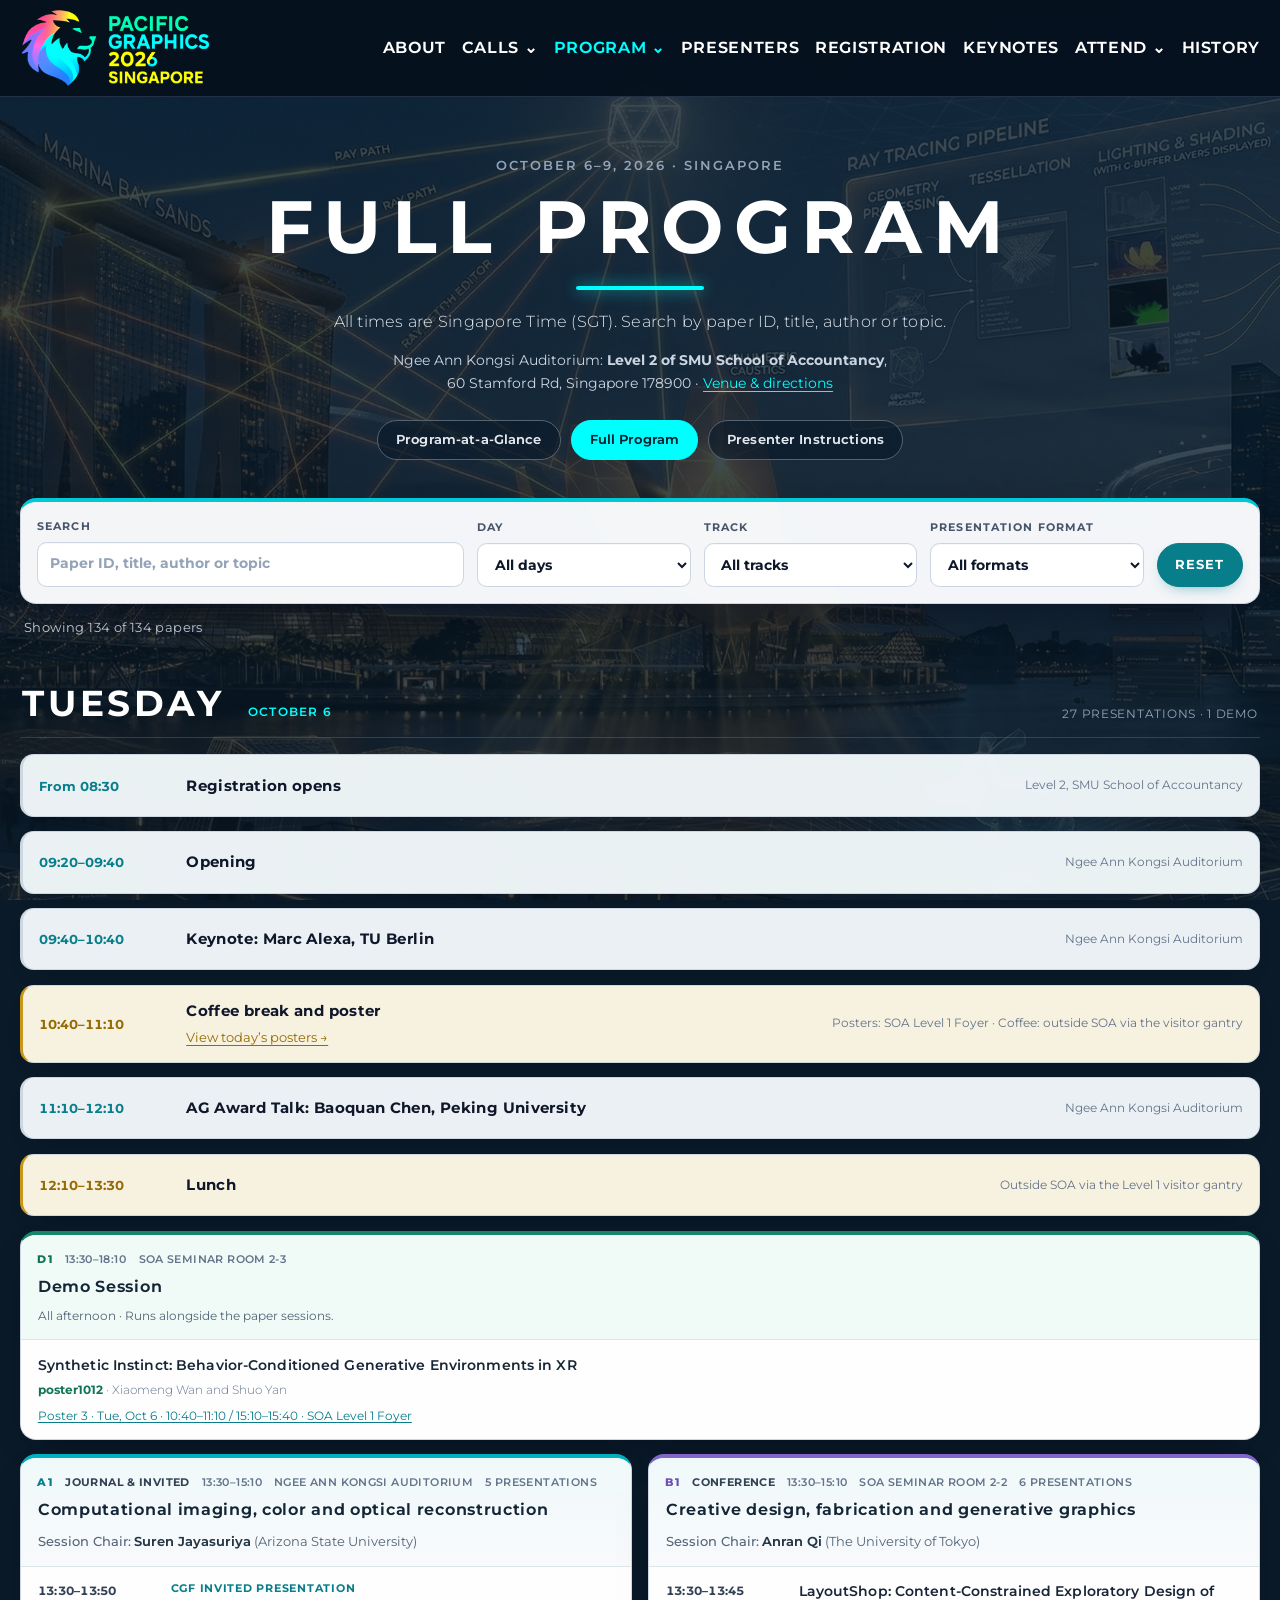
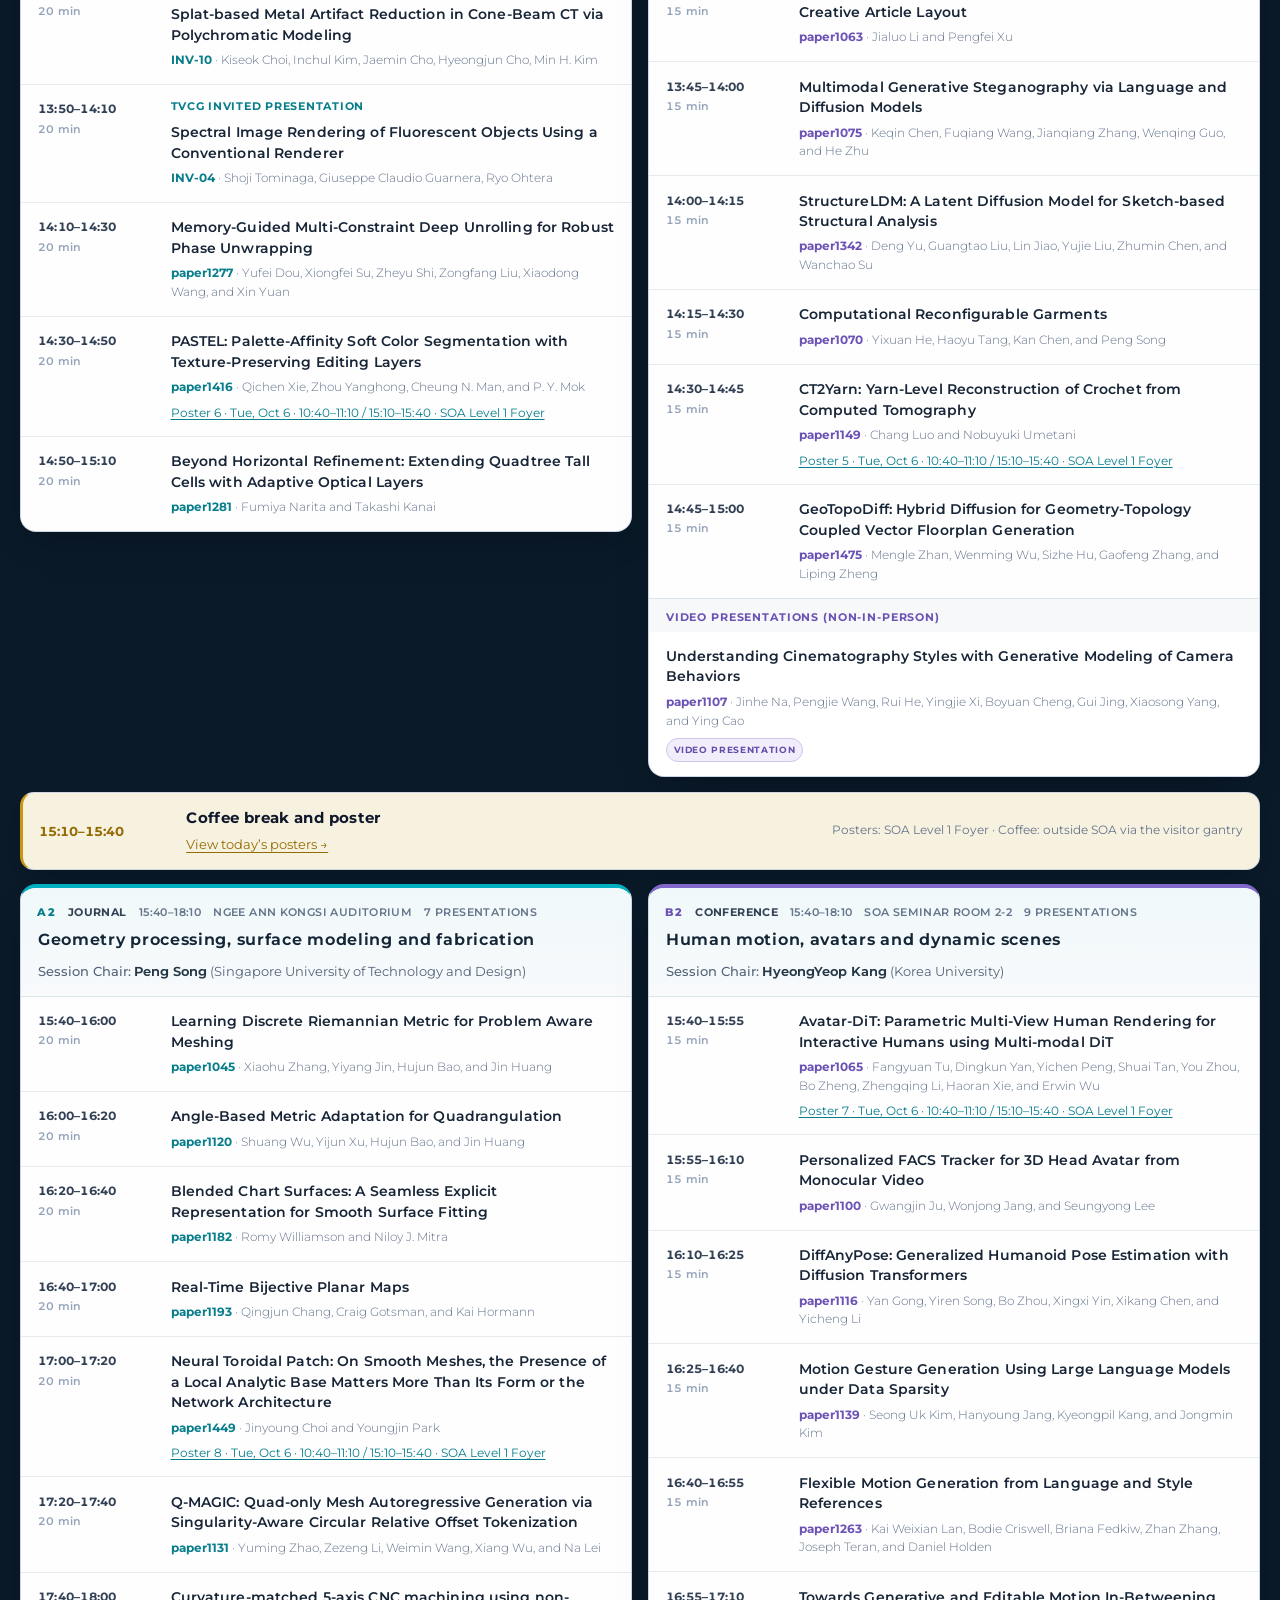
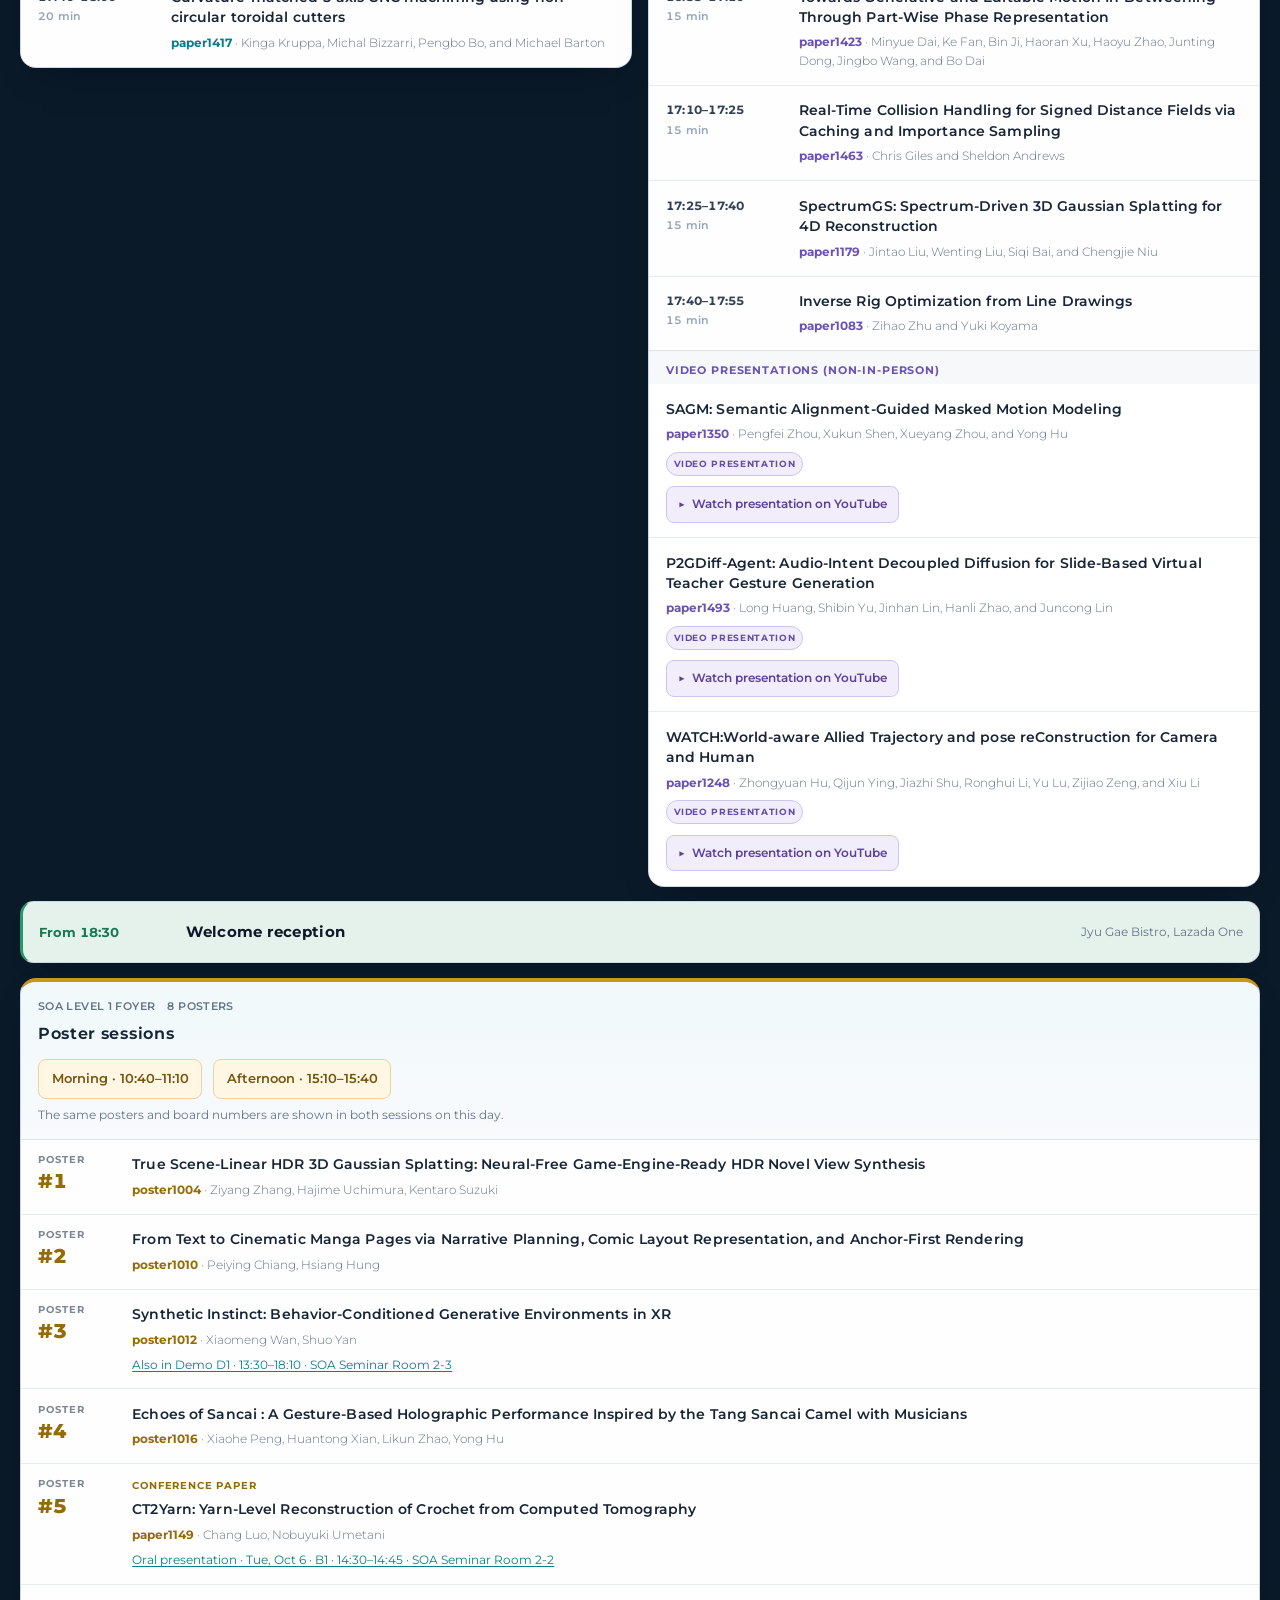
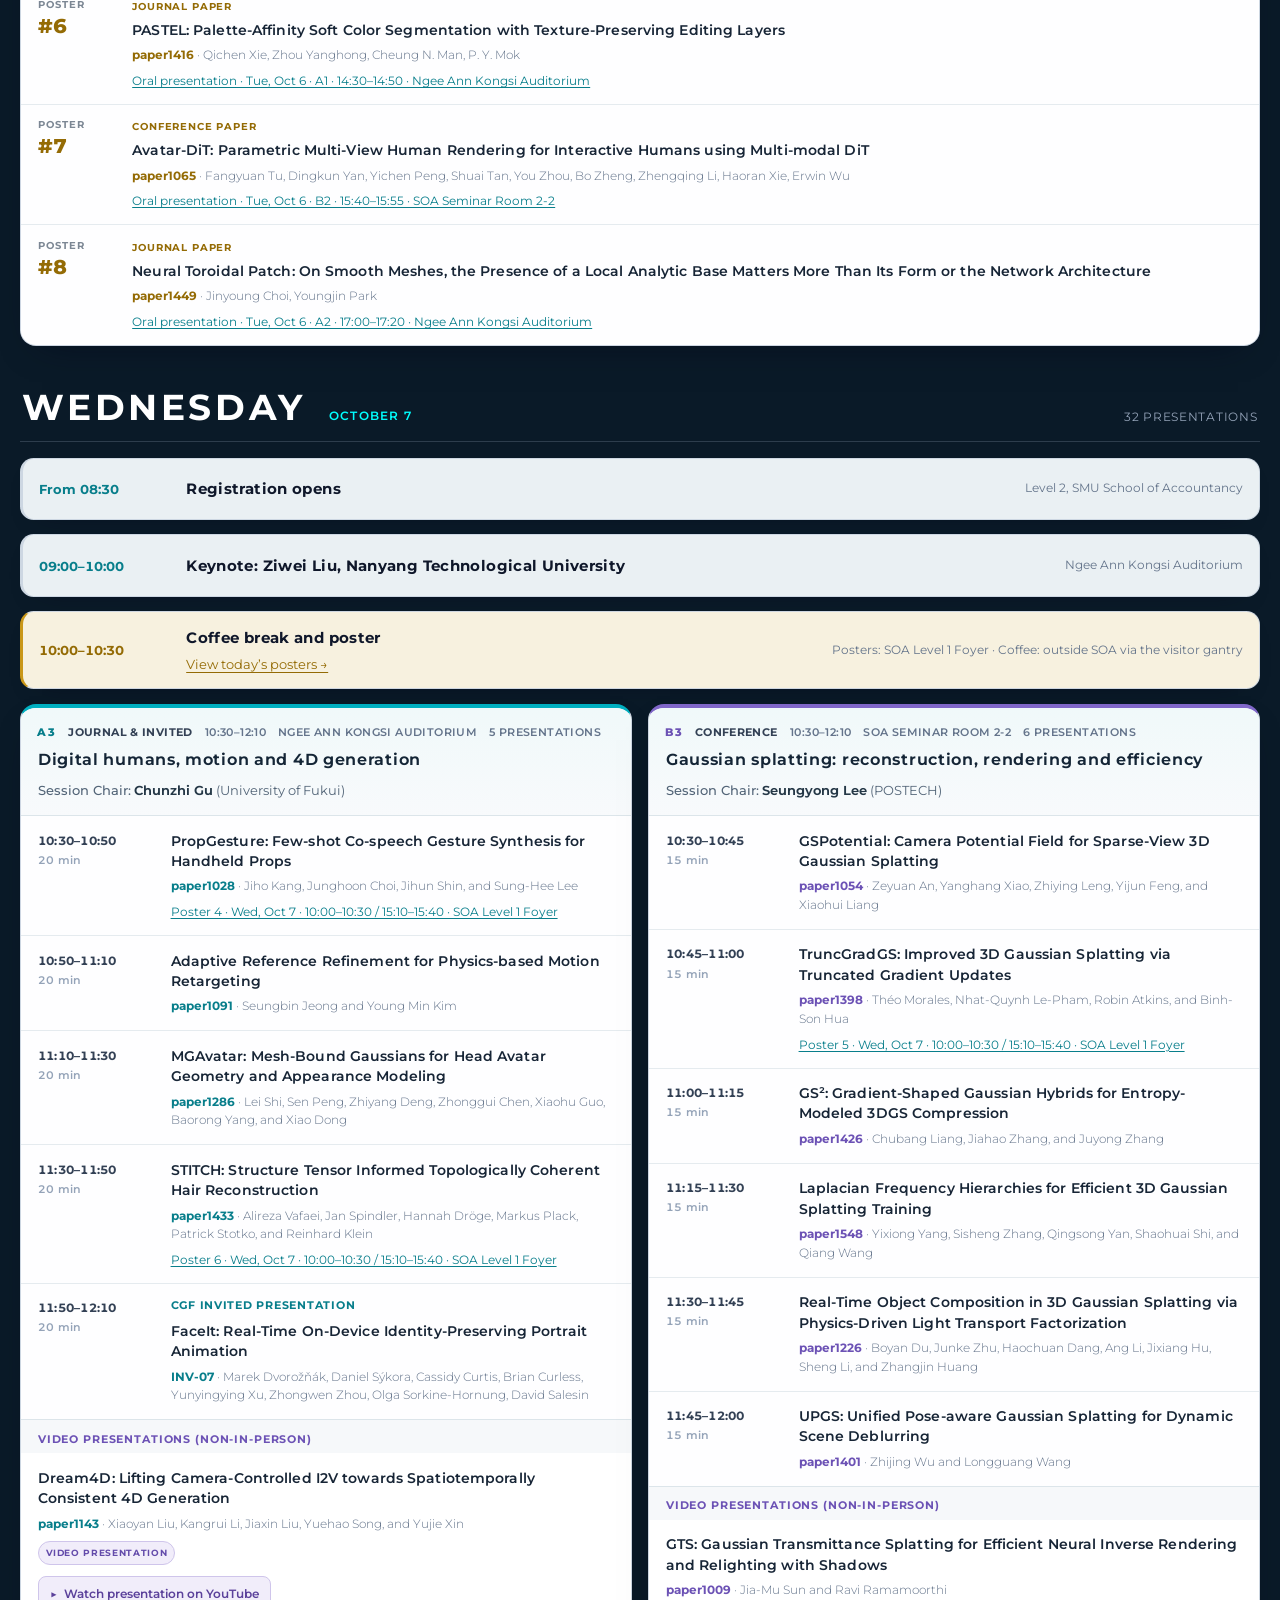
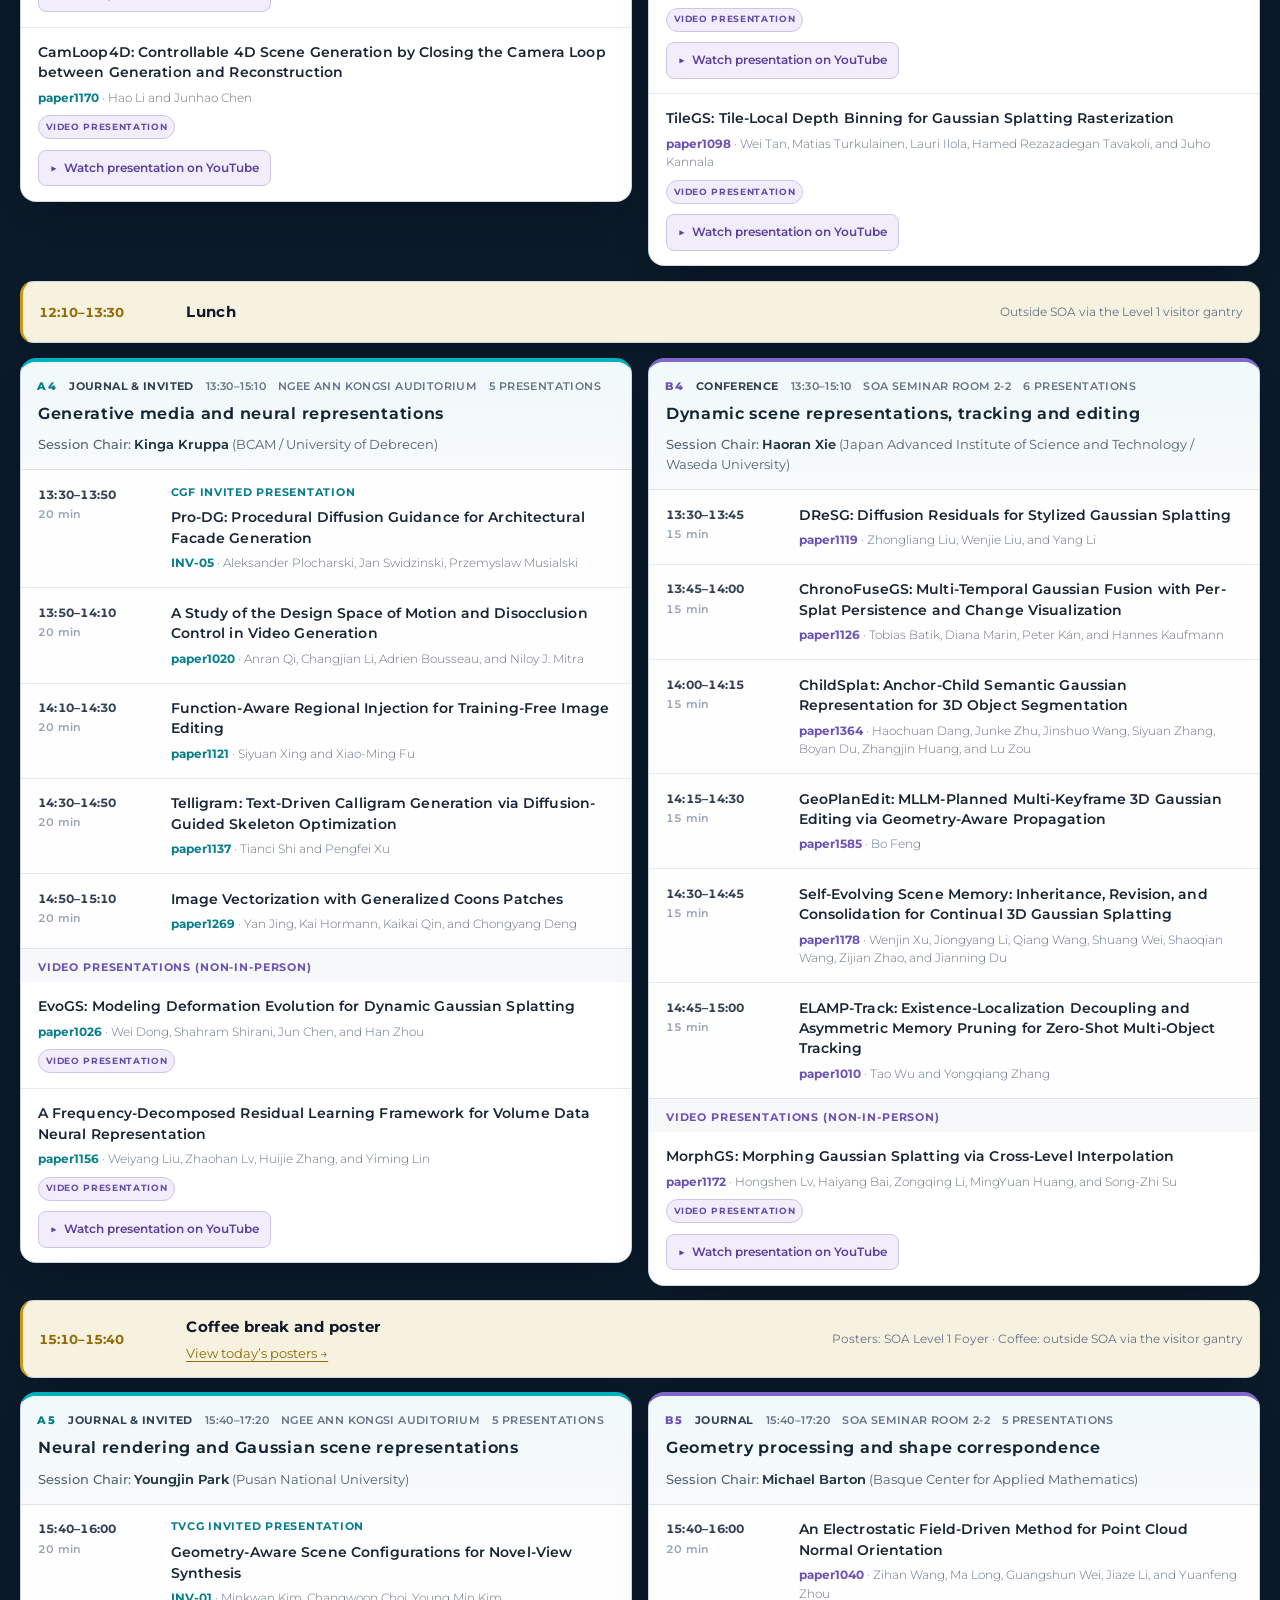
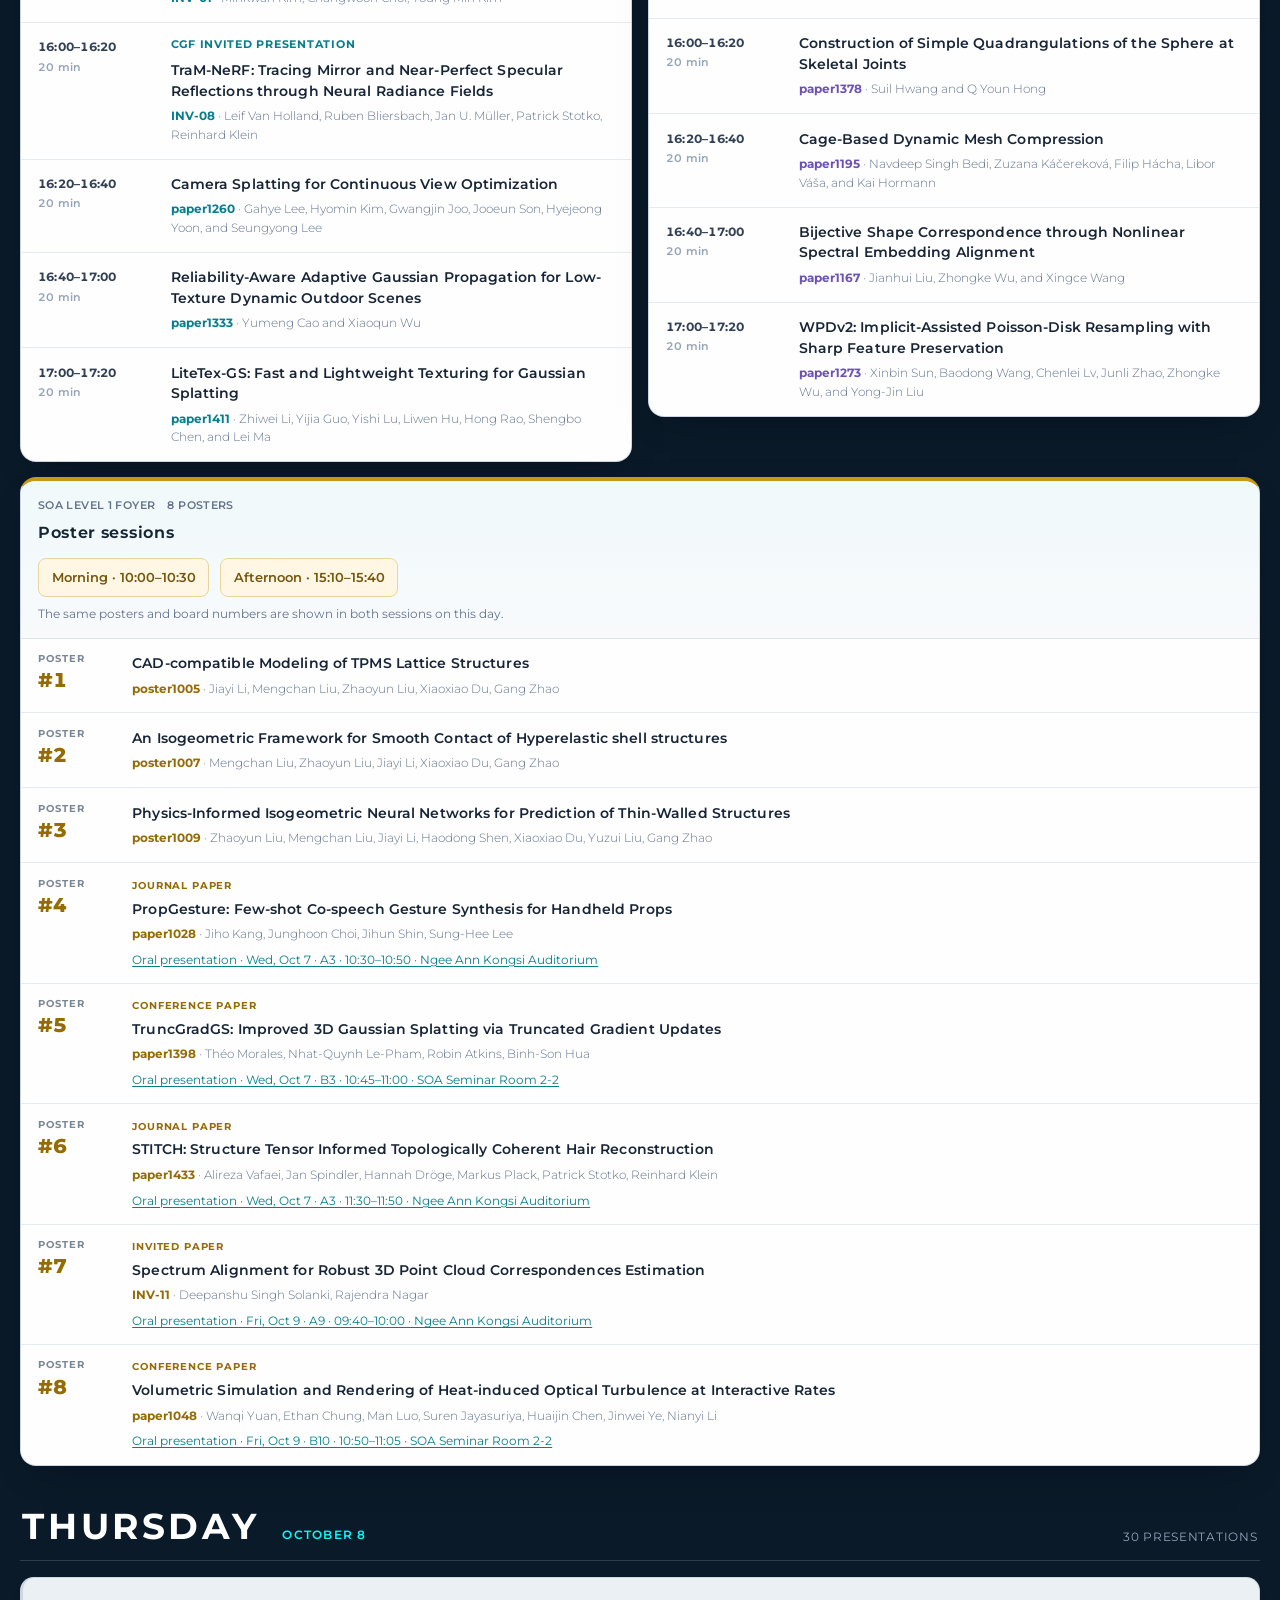
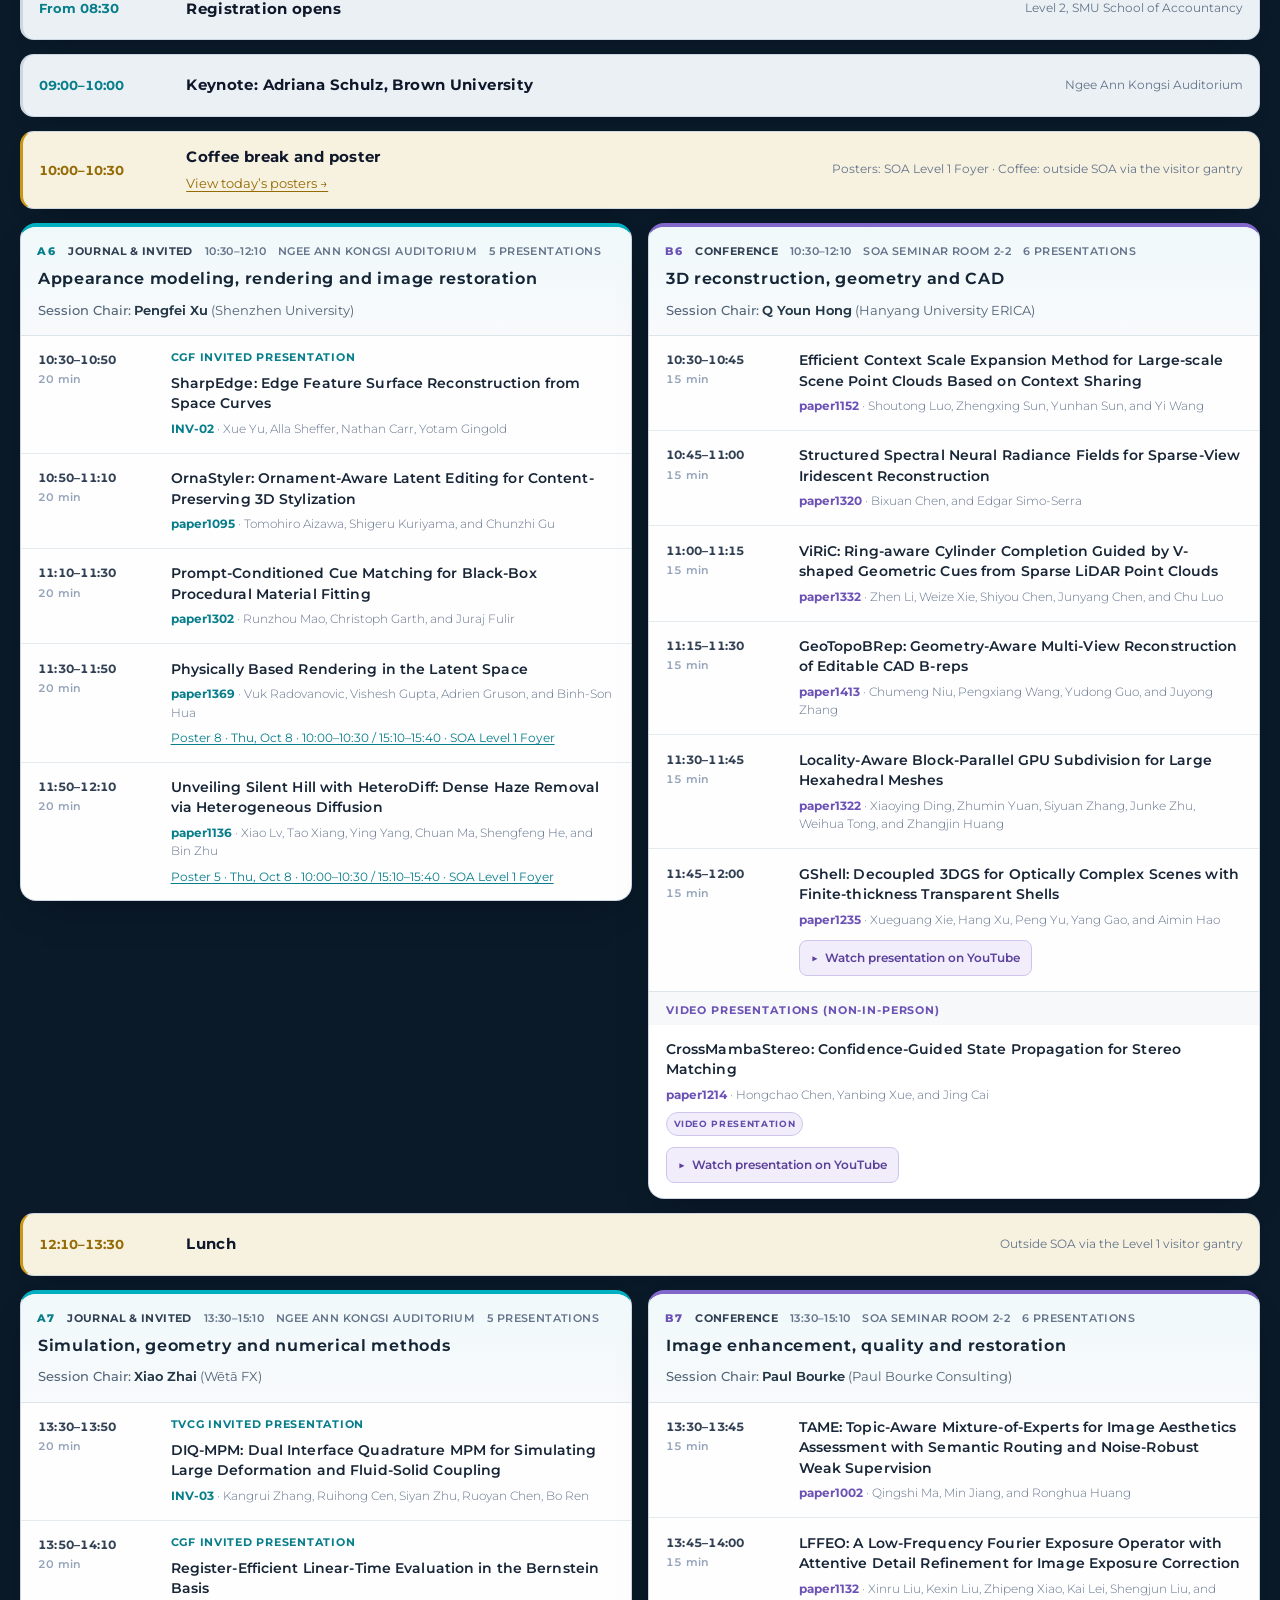
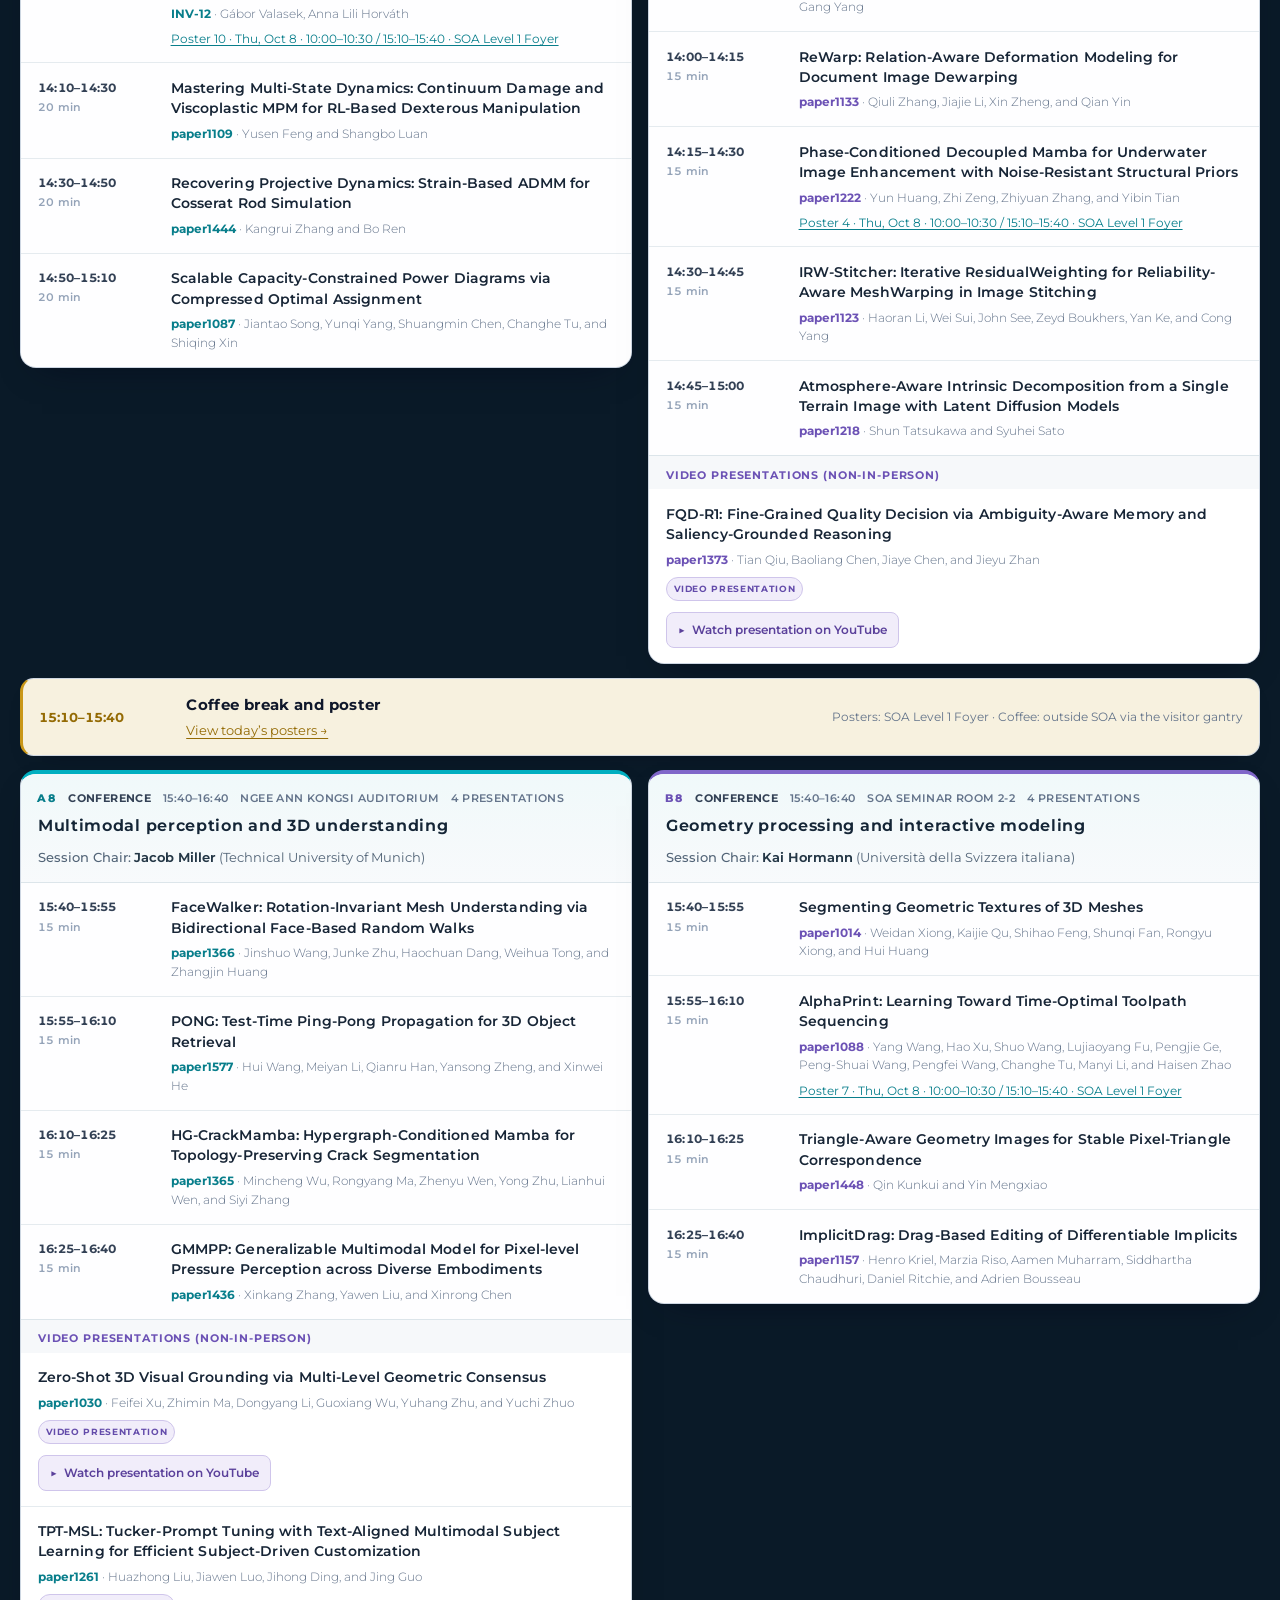
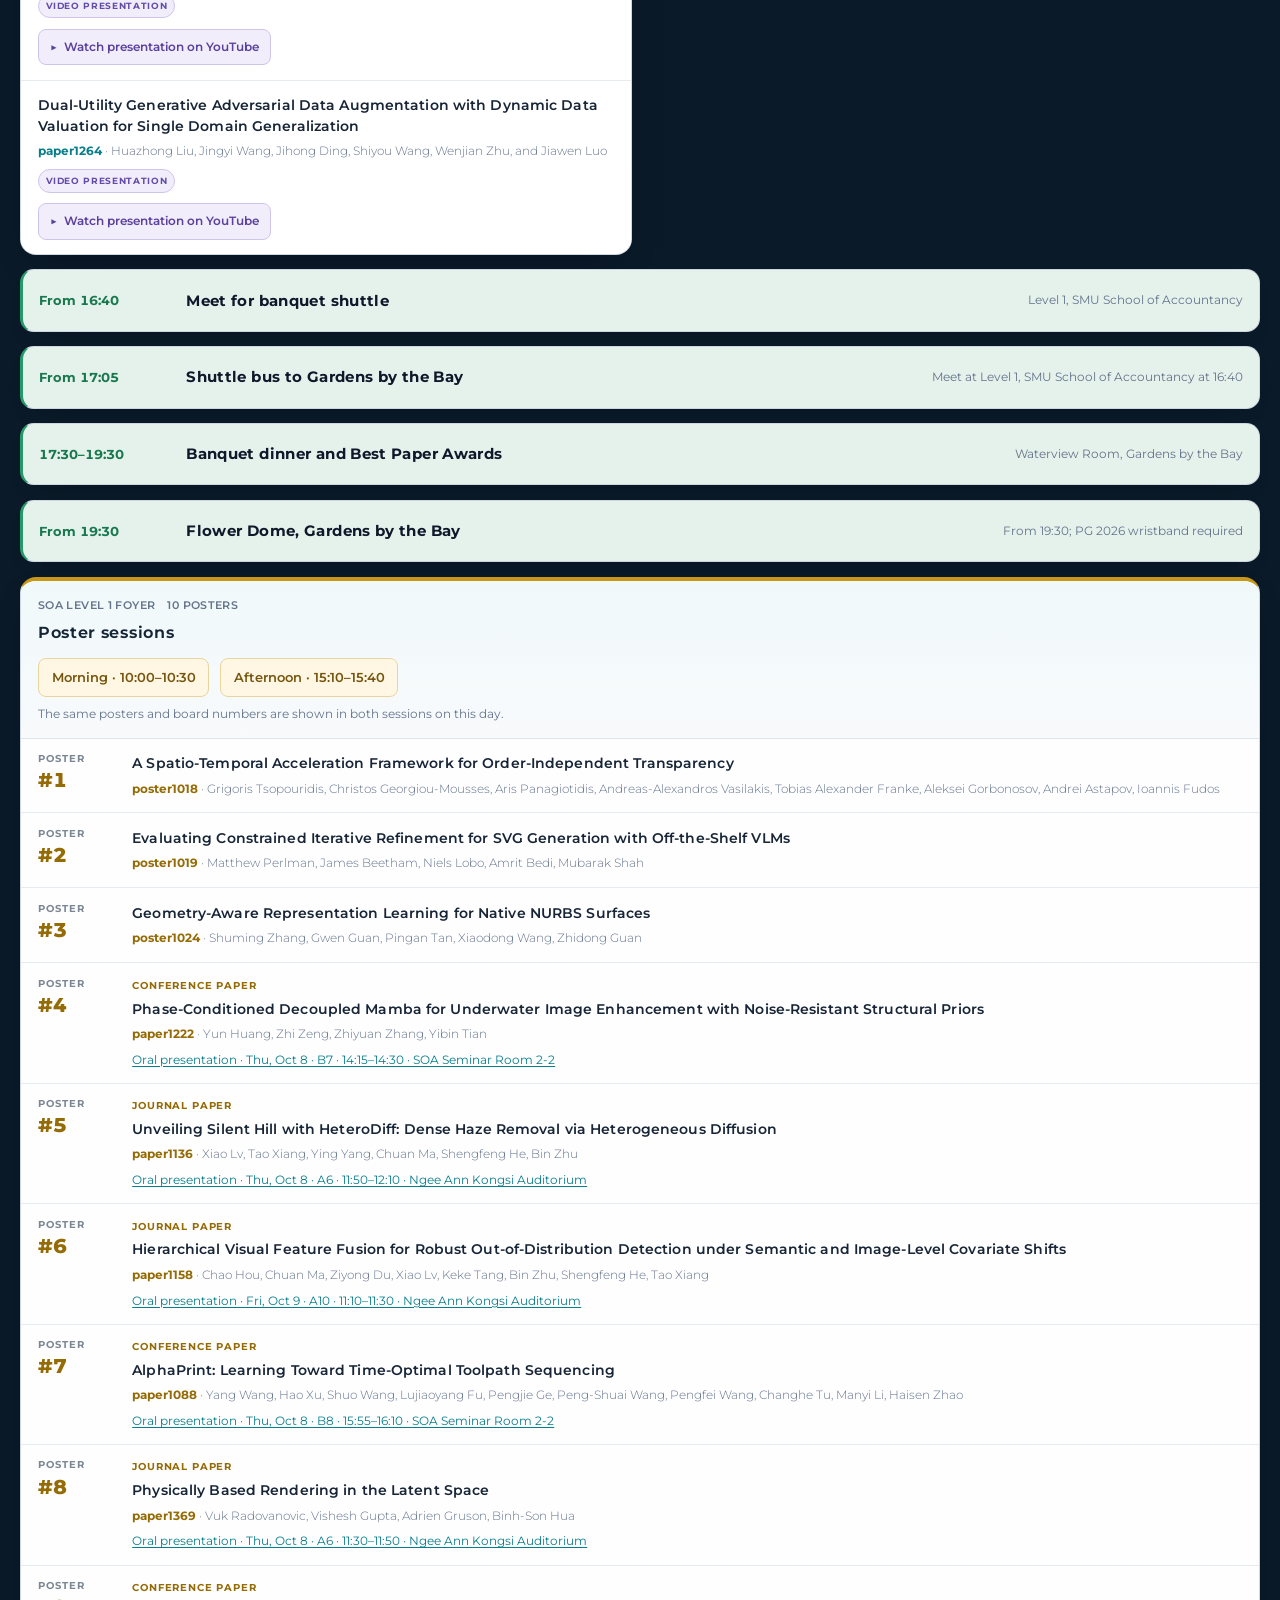
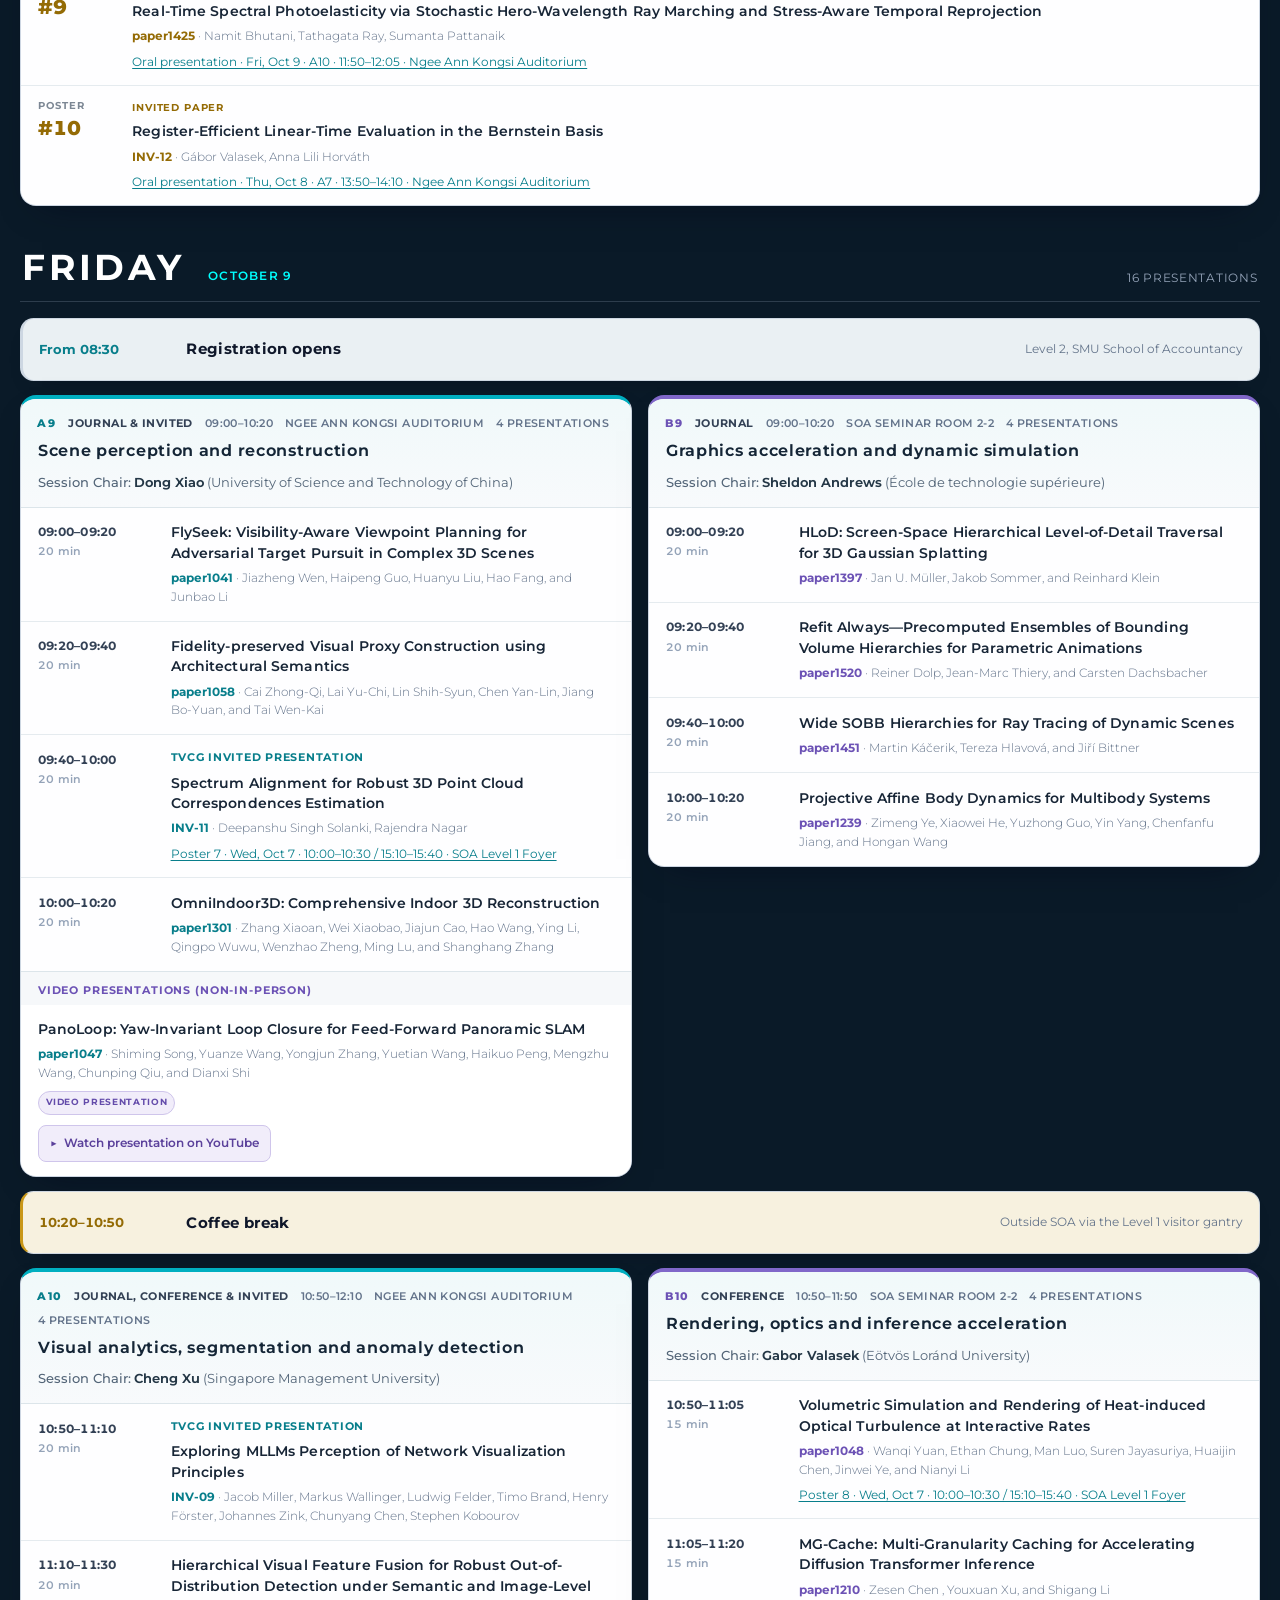
<file: full-program.html>
<!doctype html>
<html lang="en">
<head>
  <meta charset="utf-8">
  <meta name="viewport" content="width=device-width, initial-scale=1">
  <meta name="description" content="Pacific Graphics 2026 program with searchable papers, posters and presentation formats.">
  <title>Full Program | Pacific Graphics 2026 (PG2026)</title>
  <link rel="icon" type="image/png" href="pg26_files/favicon.ico">
  <link rel="preconnect" href="https://fonts.googleapis.com">
  <link rel="preconnect" href="https://fonts.gstatic.com" crossorigin>
  <link href="https://fonts.googleapis.com/css2?family=Montserrat:wght@300;400;500;600;700;800&display=swap" rel="stylesheet">
  <style>
    :root {
      --bg-main: #06111D;
      --bg-card: rgba(15, 23, 42, 0.72);
      --bg-card-strong: rgba(15, 23, 42, 0.92);
      --accent: #00FFFF;
      --accent-soft: rgba(0, 255, 255, 0.10);
      --gold: #D4AF37;
      --purple: #b9a3ff;
      --line: #1A2233;
      --line-bright: rgba(148, 163, 184, 0.26);
      --text: #E2E8F0;
      --muted: #94A3B8;
      --white: #FFFFFF;
      --shadow: 0 16px 40px -16px rgba(0,0,0,.7);
      --font: 'Montserrat', sans-serif;
    }

    * { box-sizing: border-box; }
    html { scroll-behavior: smooth; scroll-padding-top: 112px; }
    body {
      margin: 0;
      color: var(--text);
      background: var(--bg-main);
      font-family: var(--font);
      font-size: 15px;
      line-height: 1.55;
      overflow-x: hidden;
      position: relative;
    }
    body::before {
      content: '';
      position: fixed;
      inset: 0;
      z-index: -3;
      background-image:
        linear-gradient(to right, var(--line) 1px, transparent 1px),
        linear-gradient(to bottom, var(--line) 1px, transparent 1px);
      background-size: 40px 40px;
      opacity: .20;
      pointer-events: none;
    }
    .site-bg {
      position: fixed;
      inset: 0;
      z-index: -2;
      background: var(--bg-main);
      overflow: hidden;
      pointer-events: none;
    }
    .site-bg img {
      width: 100%;
      height: 100%;
      object-fit: cover;
      opacity: .18;
      filter: brightness(.72) saturate(.9);
    }
    #scroll-progress {
      position: fixed;
      top: 0;
      left: 0;
      width: 0;
      height: 3px;
      z-index: 1000;
      background: var(--accent);
      box-shadow: 0 0 12px rgba(0,255,255,.7);
    }

    button, input, select { font: inherit; }
    a { color: var(--accent); }
    a:focus-visible, button:focus-visible, input:focus-visible, select:focus-visible {
      outline: 2px solid var(--accent);
      outline-offset: 3px;
    }

    .site-header {
      position: fixed;
      top: 0;
      left: 0;
      right: 0;
      z-index: 100;
      background: rgba(6,17,29,.95);
      backdrop-filter: blur(12px);
      border-bottom: 1px solid var(--line);
    }
    .site-header-inner {
      width: min(1400px, calc(100% - 2.5rem));
      min-height: 108px;
      margin: 0 auto;
      display: flex;
      align-items: center;
      justify-content: space-between;
      gap: 2rem;
    }
    .header-logo-container {
      width: 235px;
      height: 88px;
      overflow: hidden;
      display: flex;
      align-items: center;
      flex: 0 0 auto;
    }
    .header-logo-container img {
      width: auto;
      height: 100%;
      object-fit: contain;
      filter: brightness(1.35) contrast(1.15);
    }
    .main-nav {
      display: flex;
      align-items: center;
      justify-content: flex-end;
      flex-wrap: wrap;
      gap: 1.45rem;
      text-transform: uppercase;
      font-size: .82rem;
      font-weight: 600;
      letter-spacing: .08em;
    }
    .nav-link {
      position: relative;
      padding: .55rem 0;
      color: #fff;
      text-decoration: none;
      white-space: nowrap;
      transition: color .25s ease;
    }
    .nav-link:hover, .nav-link.active { color: var(--accent); }
    .nav-link::after {
      content: '';
      position: absolute;
      left: 0;
      right: 0;
      bottom: 0;
      height: 2px;
      background: var(--accent);
      transform: scaleX(0);
      transform-origin: center;
      transition: transform .3s ease;
    }
    .nav-link:hover::after, .nav-link.active::after { transform: scaleX(1); }

    .page-hero {
      width: min(1400px, calc(100% - 2.5rem));
      margin: 0 auto;
      padding: 156px 0 2.4rem;
      text-align: center;
    }
    .hero-kicker {
      margin: 0 0 .9rem;
      color: var(--muted);
      text-transform: uppercase;
      letter-spacing: .16em;
      font-size: .8rem;
      font-weight: 600;
    }
    h1, h2, h3, h4, h5 {
      font-family: var(--font);
      color: var(--white);
    }
    h1 {
      margin: 0;
      font-size: clamp(2.7rem, 6vw, 4.6rem);
      line-height: 1;
      letter-spacing: .14em;
      text-transform: uppercase;
      font-weight: 700;
    }
    .hero-line {
      width: 8rem;
      height: 4px;
      margin: 1.4rem auto 1.25rem;
      border-radius: 999px;
      background: var(--accent);
      box-shadow: 0 0 15px rgba(0,255,255,.75);
    }
    .subtitle {
      margin: 0 auto;
      max-width: 72rem;
      color: #CBD5E1;
      font-size: 1rem;
      font-weight: 300;
      letter-spacing: .015em;
    }

    .venue-info {
      max-width: 60rem;
      margin: .85rem auto 0;
      color: #CBD5E1;
      font-size: .9rem;
      line-height: 1.65;
    }
    .venue-info a {
      color: var(--accent);
      text-decoration: underline;
      text-underline-offset: 3px;
    }

    main, footer {
      width: min(1460px, calc(100% - 2.5rem));
      margin: 0 auto;
    }
    main { padding: 0 0 5rem; }

    .filters {
      position: sticky;
      top: 120px;
      z-index: 20;
      display: grid;
      grid-template-columns: minmax(15rem, 2fr) repeat(3, minmax(9rem, 1fr)) auto;
      gap: .8rem;
      align-items: end;
      padding: 1rem;
      border: 1px solid var(--line-bright);
      border-top: 3px solid var(--accent);
      border-radius: 1rem;
      background: rgba(6,17,29,.94);
      box-shadow: var(--shadow);
      backdrop-filter: blur(16px);
    }
    label {
      display: grid;
      gap: .4rem;
      color: var(--muted);
      font-size: .69rem;
      font-weight: 700;
      letter-spacing: .1em;
      text-transform: uppercase;
    }
    input, select {
      width: 100%;
      min-height: 2.75rem;
      padding: .65rem .78rem;
      color: var(--text);
      border: 1px solid #334155;
      border-radius: .6rem;
      background: rgba(15,23,42,.92);
      font-size: .88rem;
    }
    input::placeholder { color: #64748B; }
    select option { background: #0F172A; color: var(--text); }
    input:hover, select:hover, input:focus, select:focus { border-color: rgba(0,255,255,.65); }
    .reset {
      min-height: 2.75rem;
      padding: .65rem 1.1rem;
      border: 1px solid var(--accent);
      border-radius: 999px;
      color: var(--accent);
      background: rgba(0,255,255,.04);
      font-weight: 700;
      font-size: .8rem;
      letter-spacing: .08em;
      text-transform: uppercase;
      cursor: pointer;
      transition: all .25s ease;
    }
    .reset:hover {
      color: var(--bg-main);
      background: var(--accent);
      box-shadow: 0 0 18px rgba(0,255,255,.32);
    }
    .results-line {
      min-height: 1.6rem;
      margin: .85rem .25rem 0;
      color: var(--muted);
      font-size: .82rem;
      letter-spacing: .03em;
    }

    .day { margin-top: 2.6rem; }
    .day-heading {
      display: flex;
      justify-content: space-between;
      gap: 1rem;
      align-items: end;
      padding: 0 .15rem .85rem;
      border-bottom: 1px solid var(--line-bright);
    }
    .day-heading h2 {
      margin: 0;
      color: var(--white);
      font-size: clamp(1.6rem, 3vw, 2.25rem);
      line-height: 1.1;
      letter-spacing: .1em;
      text-transform: uppercase;
    }
    .day-heading h2 > span {
      margin-left: .6rem;
      color: var(--accent);
      font-size: .78rem;
      font-weight: 600;
      letter-spacing: .1em;
      white-space: nowrap;
    }
    .day-heading > span {
      color: var(--muted);
      font-size: .76rem;
      letter-spacing: .06em;
      text-transform: uppercase;
    }
    .timeline { display: grid; gap: .9rem; margin-top: 1rem; }

    .common-event {
      display: grid;
      grid-template-columns: 8.2rem minmax(0, 1fr) minmax(12rem, auto);
      gap: 1rem;
      align-items: center;
      min-height: 3.9rem;
      padding: .85rem 1rem;
      border: 1px solid var(--line-bright);
      border-left: 3px solid var(--accent);
      border-radius: .85rem;
      background: rgba(15,23,42,.62);
      backdrop-filter: blur(10px);
    }
    .common-event .time {
      color: var(--accent);
      font-size: .82rem;
      font-weight: 700;
      font-variant-numeric: tabular-nums;
      white-space: nowrap;
    }
    .common-event strong { color: var(--white); font-size: .93rem; letter-spacing: .025em; }
    .common-event .location { color: var(--muted); font-size: .76rem; text-align: right; }
    .common-event.break { border-left-color: var(--gold); background: rgba(57,45,14,.22); }
    .common-event.break .time { color: #F6D77A; }
    .common-event.social { border-left-color: #5EE7A1; background: rgba(17,55,42,.26); }
    .common-event.social .time { color: #80F3B9; }
    .common-event.plenary { background: rgba(15,23,42,.72); }

    .parallel-grid {
      display: grid;
      grid-template-columns: repeat(2, minmax(0, 1fr));
      gap: 1rem;
      align-items: start;
    }
    .session {
      overflow: hidden;
      border: 1px solid var(--line-bright);
      border-top: 4px solid var(--accent);
      border-radius: 1rem;
      background: var(--bg-card);
      box-shadow: var(--shadow);
      backdrop-filter: blur(12px);
      transition: border-color .25s ease, box-shadow .25s ease;
    }
    .session:hover { border-color: rgba(0,255,255,.36); box-shadow: 0 16px 48px -18px rgba(0,255,255,.15); }
    .session.room-a { border-top-color: var(--accent); }
    .session.room-b { border-top-color: var(--purple); }
    .session.poster { border-top-color: var(--gold); }
    .session-head {
      padding: 1rem 1.05rem .9rem;
      background: rgba(15,23,42,.82);
      border-bottom: 1px solid var(--line-bright);
    }
    .session-meta {
      display: flex;
      flex-wrap: wrap;
      gap: .4rem .75rem;
      color: var(--muted);
      font-size: .69rem;
      font-weight: 600;
      letter-spacing: .035em;
      text-transform: uppercase;
    }
    .session-meta .code { color: var(--accent); font-weight: 800; letter-spacing: .11em; }
    .room-b .session-meta .code { color: var(--purple); }
    .poster .session-meta .code { color: var(--gold); }
    .session-track { color: #F8FAFC; font-weight: 700; }
    .session h3 {
      margin: .5rem 0 0;
      color: var(--white);
      font-size: .98rem;
      line-height: 1.4;
      font-weight: 650;
      letter-spacing: .045em;
    }
    .paper-list { list-style: none; margin: 0; padding: 0; }
    .paper {
      display: grid;
      grid-template-columns: 7.4rem minmax(0, 1fr);
      gap: .9rem;
      padding: .9rem 1.05rem;
      border-bottom: 1px solid rgba(148,163,184,.14);
      background: rgba(6,17,29,.15);
      transition: background .2s ease;
    }
    .paper:hover { background: rgba(255,255,255,.025); }
    .paper:last-child { border-bottom: 0; }
    .paper.untimed { grid-template-columns: minmax(0, 1fr); }
    .paper.poster-paper { grid-template-columns: 5rem minmax(0, 1fr); }
    .poster-board {
      color: #F1D071;
      font-size: 1.25rem;
      font-weight: 800;
      line-height: 1.2;
      font-variant-numeric: tabular-nums;
    }
    .poster-board small {
      display: block;
      margin-bottom: .2rem;
      color: var(--muted);
      font-size: .62rem;
      font-weight: 700;
      letter-spacing: .1em;
      text-transform: uppercase;
    }
    .poster-track { margin: 0 0 .3rem; color: #F1D071; font-size: .65rem; font-weight: 700; text-transform: uppercase; letter-spacing: .08em; }
    .poster-note { margin: .45rem 0 0; color: var(--muted); font-size: .75rem; }
    .paper-reference { margin: .5rem 0 0; color: var(--muted); font-size: .72rem; line-height: 1.45; }
    .paper-reference a { text-decoration-thickness: 1px; text-underline-offset: .16em; }
    .paper[id] { scroll-margin-top: 180px; }
    .untimed-group { border-top: 1px solid var(--line-bright); background: rgba(2,6,23,.26); }
    .untimed-heading {
      margin: 0;
      padding: .72rem 1.05rem .3rem;
      color: #C4B5FD;
      font-size: .67rem;
      font-weight: 700;
      letter-spacing: .08em;
      text-transform: uppercase;
    }
    .invited-type {
      margin: 0 0 .4rem;
      color: var(--accent);
      font-size: .66rem;
      font-weight: 700;
      letter-spacing: .07em;
      text-transform: uppercase;
    }
    .paper-time {
      color: #CBD5E1;
      font-size: .78rem;
      font-weight: 700;
      font-variant-numeric: tabular-nums;
      letter-spacing: .02em;
    }
    .paper-time small { display: block; margin-top: .18rem; color: #64748B; font-size: .66rem; font-weight: 600; }
    .paper h4 {
      margin: 0;
      color: #F8FAFC;
      font-size: .88rem;
      line-height: 1.45;
      font-weight: 600;
      letter-spacing: .008em;
    }
    .paper-byline { margin: .38rem 0 0; color: var(--muted); font-size: .75rem; font-weight: 300; }
    .paper-id { color: var(--accent); font-weight: 700; }
    .room-b .paper-id { color: #C4B5FD; }
    .poster .paper-id { color: #F1D071; }
    .badges { display: flex; flex-wrap: wrap; gap: .35rem; margin-top: .5rem; }
    .badge {
      display: inline-flex;
      align-items: center;
      min-height: 1.5rem;
      padding: .18rem .42rem;
      border: 1px solid rgba(196,181,253,.42);
      border-radius: 999px;
      color: #DDD6FE;
      background: rgba(91,61,137,.22);
      font-size: .58rem;
      font-weight: 700;
      letter-spacing: .07em;
      text-transform: uppercase;
    }
    .badge.video { color: #DDD6FE; }
    .empty {
      padding: 2rem;
      border: 1px dashed #334155;
      border-radius: 1rem;
      color: var(--muted);
      background: rgba(15,23,42,.62);
      text-align: center;
    }

    footer {
      width: 100%;
      padding: 2rem 1.5rem 2.5rem;
      border-top: 1px solid var(--line);
      color: #64748B;
      text-align: center;
      font-size: .72rem;
      letter-spacing: .08em;
      text-transform: uppercase;
    }
    footer p { margin: .3rem 0; }
    footer a { color: #94A3B8; }

    @media (max-width: 1180px) {
      .site-header-inner { min-height: 96px; }
      .header-logo-container { width: 190px; height: 78px; }
      .main-nav { gap: .85rem; font-size: .72rem; }
      .page-hero { padding-top: 136px; }
      .filters { top: 106px; }
    }
    @media (max-width: 980px) {
      .site-header { position: static; }
      .site-header-inner { min-height: auto; padding: .7rem 0; flex-direction: column; gap: .35rem; }
      .main-nav { justify-content: center; gap: .55rem 1rem; padding-bottom: .5rem; }
      .page-hero { padding-top: 2.8rem; }
      .filters { top: 0; grid-template-columns: 1fr 1fr; }
      .filters .search { grid-column: 1 / -1; }
      .parallel-grid { grid-template-columns: 1fr; }
      .paper[id] { scroll-margin-top: 6rem; }
    }
    @media (max-width: 680px) {
      .site-header-inner, .page-hero, main { width: min(100% - 1rem, 1460px); }
      .header-logo-container { width: 175px; height: 68px; }
      .main-nav { display: none; }
      .page-hero { padding-top: 2.1rem; }
      h1 { font-size: 2.25rem; letter-spacing: .11em; }
      .subtitle { font-size: .86rem; }
      .filters { position: static; grid-template-columns: 1fr; }
      .filters .search { grid-column: auto; }
      .day-heading { align-items: flex-start; flex-direction: column; gap: .4rem; }
      .day-heading h2 > span { display: block; margin: .45rem 0 0; }
      .common-event { grid-template-columns: 1fr; gap: .2rem; }
      .common-event .location { text-align: left; }
      .paper { grid-template-columns: 1fr; gap: .35rem; }
      .paper.poster-paper { grid-template-columns: 3.8rem minmax(0, 1fr); gap: .65rem; }
      .paper-time small { display: inline; margin-left: .4rem; }
    }

    @media print {
      body { background: #fff; color: #111; }
      body::before, .site-bg, #scroll-progress, .site-header { display: none !important; }
      .page-hero { padding: 0 0 1rem; color: #111; }
      .venue-info, .venue-info a { color: #333 !important; }
      .page-hero h1, .day-heading h2, .session h3, .paper h4, .common-event strong { color: #111 !important; }
      .filters, .results-line, .reset { display: none !important; }
      main { width: 100%; padding: .5rem 0; }
      .day { break-before: page; }
      .day:first-child { break-before: auto; }
      .session, .common-event { box-shadow: none; background: #fff; border-color: #bbb; break-inside: avoid; }
      .paper { background: #fff; border-color: #ddd; break-inside: avoid; }
      .paper-byline, .session-meta, .paper-time, .location { color: #444 !important; }
    }
  

    /* Brighter schedule treatment: keep PG2026 dark identity, lighten working content */
    body { background: #0A1A28; }
    .site-bg { background: #0A1A28; }
    .site-bg img { opacity: .24; filter: brightness(.92) saturate(1.02); }
    body::before { opacity: .12; }
    .subtitle { color: #E2E8F0; }

    .filters {
      border: 1px solid rgba(203,213,225,.96);
      border-top: 4px solid #00C8D7;
      background: rgba(248,250,252,.98);
      box-shadow: 0 18px 46px -22px rgba(2,6,23,.72);
      backdrop-filter: blur(18px);
    }
    .filters label { color: #475569; }
    .filters input, .filters select {
      color: #0F172A;
      border-color: #CBD5E1;
      background: #FFFFFF;
      box-shadow: inset 0 1px 1px rgba(15,23,42,.03);
    }
    .filters input::placeholder { color: #94A3B8; }
    .filters select option { background: #FFFFFF; color: #0F172A; }
    .filters input:hover, .filters select:hover,
    .filters input:focus, .filters select:focus {
      border-color: #00AFC0;
      box-shadow: 0 0 0 3px rgba(0,200,215,.10);
    }
    .filters .reset {
      color: #FFFFFF;
      border-color: #087E8B;
      background: #087E8B;
      box-shadow: 0 6px 16px -10px rgba(8,126,139,.9);
    }
    .filters .reset:hover { color: #FFFFFF; border-color: #066B76; background: #066B76; }
    .results-line { color: #CBD5E1; }

    .common-event {
      border-color: rgba(203,213,225,.92);
      background: rgba(248,250,252,.94);
      box-shadow: 0 10px 28px -22px rgba(2,6,23,.75);
    }
    .common-event .time { color: #087E8B; }
    .common-event strong { color: #0F172A; }
    .common-event .location { color: #64748B; }
    .common-event.break { border-left-color: #C99718; background: rgba(255,249,230,.97); }
    .common-event.break .time { color: #946B05; }
    .common-event.social { border-left-color: #269968; background: rgba(237,249,242,.97); }
    .common-event.social .time { color: #18784E; }
    .common-event.plenary { background: rgba(242,248,250,.97); }

    .session {
      border-color: rgba(203,213,225,.96);
      background: rgba(248,250,252,.97);
      box-shadow: 0 14px 36px -22px rgba(2,6,23,.72);
      backdrop-filter: blur(10px);
    }
    .session:hover {
      border-color: rgba(14,165,183,.55);
      box-shadow: 0 18px 42px -22px rgba(0,170,190,.35);
    }
    .session.room-a { border-top-color: #00AFC0; }
    .session.room-b { border-top-color: #8067C9; }
    .session.poster { border-top-color: #C99718; }
    .session-head {
      background: linear-gradient(180deg, rgba(240,249,250,.98), rgba(248,250,252,.98));
      border-bottom-color: #DCE5EA;
    }
    .session-meta { color: #64748B; }
    .session-meta .code { color: #087E8B; }
    .room-b .session-meta .code { color: #6C52B5; }
    .poster .session-meta .code { color: #946B05; }
    .session-track { color: #334155; }
    .session h3 { color: #142536; }

    .paper {
      border-bottom-color: #E5EBEF;
      background: rgba(255,255,255,.96);
    }
    .paper:hover { background: #F5FAFB; }
    .paper h4 { color: #172536; }
    .paper-byline { color: #64748B; }
    .paper-time { color: #334155; }
    .paper-time small { color: #94A3B8; }
    .paper-id { color: #087E8B; }
    .room-b .paper-id { color: #6C52B5; }
    .poster .paper-id { color: #946B05; }
    .invited-type { color: #087E8B; }
    .paper-reference { color: #64748B; }
    .paper-reference a { color: #087E8B; }

    .poster-board { color: #946B05; }
    .poster-board small { color: #7C8794; }
    .poster-track { color: #946B05; }
    .poster-note { color: #64748B; }
    .session-notice { margin: .7rem 0 0; color: #536477; font-size: .8rem; line-height: 1.6; }
    .poster-session-anchor { display: block; height: 0; scroll-margin-top: 214px; }
    .poster-session-times { display: flex; flex-wrap: wrap; gap: .65rem; margin-top: .9rem; }
    .poster-time-slot { padding: .55rem .8rem; border: 1px solid #E8D49D; border-radius: .5rem; color: #75560E; background: #FFF7E3; font-size: .8rem; font-weight: 600; }
    .common-event .poster-schedule-link { display: block; margin-top: .3rem; color: #946B05; font-size: .8rem; text-underline-offset: 3px; }
    @media (max-width: 680px) { .poster-session-anchor { scroll-margin-top: 102px; } }

    .untimed-group { border-top-color: #DCE5EA; background: #F6F8FA; }
    .untimed-heading { color: #6C52B5; }
    .badge {
      color: #634BAA;
      border-color: #CFC5EB;
      background: #F1EDFA;
    }
    .badge.video { color: #634BAA; }
    .paper-video { margin: .65rem 0 0; }
    .paper-video a { display: inline-flex; align-items: center; gap: .45rem; padding: .5rem .7rem; border: 1px solid #CFC5EB; border-radius: .5rem; color: #5B419B; background: #F1EDFA; font-size: .75rem; font-weight: 600; text-decoration: none; }
    .paper-video a:hover { border-color: #8067C9; background: #E8E0F6; }
    .paper-video a:focus-visible { outline: 3px solid #8067C9; outline-offset: 3px; }
    .empty {
      color: #64748B;
      border-color: #CBD5E1;
      background: rgba(248,250,252,.96);
    }

    @media (max-width: 680px) {
      .filters { background: rgba(248,250,252,.99); }
    }
    .session.demo { border-top-color: #15866A; }
    .demo .session-head { background: #F0FBF7; }
    .demo .session-meta .code, .demo .paper-id { color: #117457; }
    .paper.demo-paper { grid-template-columns: minmax(0, 1fr); }
    .demo-note { margin: .5rem 0 0; color: #526477; font-size: .78rem; }
    .session-chair { margin: .65rem 0 0; color: #526477; font-size: .8rem; line-height: 1.55; overflow-wrap: anywhere; }
    .session-chair .chair-label { font-weight: 500; }
    .session-chair .chair-name { color: #243746; font-weight: 650; }
    .session-chair .chair-institution { font-weight: 400; }
</style>
  <link rel="stylesheet" href="pg26_files/site-navigation.css">
  <script src="pg26_files/site-navigation.js" defer></script>
</head>
<body class="pg-program-page pg-full-program">
  <div class="site-bg" aria-hidden="true"><img src="pg26_files/pg26_bg3.jpg" alt=""></div>
  <div id="scroll-progress" aria-hidden="true"></div>
  <header class="pg-site-header">
    <div class="pg-header-inner">
      <a class="pg-brand" href="index.html#hero" aria-label="Pacific Graphics 2026 home"><img src="pg26_files/PG2026_Logo_png.png" alt="Pacific Graphics 2026 Logo" width="210" height="96"></a>
      <nav class="pg-desktop-nav" id="main-nav" aria-label="Main navigation"><a class="pg-nav-link" data-nav="about" href="index.html#about">About</a>
<details class="pg-nav-group"><summary class="pg-nav-link" data-nav="calls">Calls<span class="pg-chevron" aria-hidden="true">⌄</span></summary><div class="pg-nav-submenu"><a href="cfp.html">Call for Papers</a><a href="sponsorships.html">Call for Sponsorships</a></div></details>
<details class="pg-nav-group"><summary class="pg-nav-link active" data-nav="program" aria-current="page">Program<span class="pg-chevron" aria-hidden="true">⌄</span></summary><div class="pg-nav-submenu"><a href="program.html">Program-at-a-Glance</a><a href="full-program.html" aria-current="page">Full Program</a><a href="index.html#committee">Committee</a></div></details>
<a class="pg-nav-link" data-nav="presenters" href="presenter-instructions.html">Presenters</a>
<a class="pg-nav-link" data-nav="registration" href="registration.html">Registration</a>
<a class="pg-nav-link" data-nav="keynotes" href="index.html#keynotes">Keynotes</a>
<details class="pg-nav-group"><summary class="pg-nav-link" data-nav="attend">Attend<span class="pg-chevron" aria-hidden="true">⌄</span></summary><div class="pg-nav-submenu"><a href="venue.html">Venue</a><a href="getting-here.html">Getting Here</a><a href="hotels.html">Hotels</a></div></details>
<a class="pg-nav-link" data-nav="history" href="history.html">History</a></nav>
      <details class="pg-mobile-menu"><summary>Menu <span aria-hidden="true">☰</span></summary><nav aria-label="Mobile navigation"><a class="pg-nav-link" data-nav="about" href="index.html#about">About</a>
<div class="pg-mobile-group"><span class="" data-nav="calls">Calls</span><a href="cfp.html">Call for Papers</a><a href="sponsorships.html">Call for Sponsorships</a></div>
<div class="pg-mobile-group"><span class="active" data-nav="program">Program</span><a href="program.html">Program-at-a-Glance</a><a href="full-program.html" aria-current="page">Full Program</a><a href="index.html#committee">Committee</a></div>
<a class="pg-nav-link" data-nav="presenters" href="presenter-instructions.html">Presenters</a>
<a class="pg-nav-link" data-nav="registration" href="registration.html">Registration</a>
<a class="pg-nav-link" data-nav="keynotes" href="index.html#keynotes">Keynotes</a>
<div class="pg-mobile-group"><span class="" data-nav="attend">Attend</span><a href="venue.html">Venue</a><a href="getting-here.html">Getting Here</a><a href="hotels.html">Hotels</a></div>
<a class="pg-nav-link" data-nav="history" href="history.html">History</a></nav></details>
    </div>
  </header>

  <section class="page-hero">
    <p class="hero-kicker">October 6–9, 2026 · Singapore</p>
    <h1>Full Program</h1>
    <div class="hero-line" aria-hidden="true"></div>
    <p class="subtitle">All times are Singapore Time (SGT). Search by paper ID, title, author or topic.</p>
    <p class="venue-info">Ngee Ann Kongsi Auditorium: <strong>Level 2 of SMU School of Accountancy</strong>,<br>60 Stamford Rd, Singapore 178900 · <a href="venue.html">Venue &amp; directions</a></p>
  
    <nav class="pg-section-links" aria-label="Program and presenter pages"><a href="program.html">Program-at-a-Glance</a><a href="full-program.html" aria-current="page">Full Program</a><a href="presenter-instructions.html">Presenter Instructions</a></nav>
  </section>

  <main>

    <section class="filters" aria-label="Program filters">
      <label class="search">Search
        <input id="search" type="search" autocomplete="off" placeholder="Paper ID, title, author or topic">
      </label>
      <label>Day
        <select id="day-filter">
          <option value="all">All days</option>
          <option value="2026-10-06">Tue, Oct 6</option>
          <option value="2026-10-07">Wed, Oct 7</option>
          <option value="2026-10-08">Thu, Oct 8</option>
          <option value="2026-10-09">Fri, Oct 9</option>
        </select>
      </label>
      <label>Track
        <select id="track-filter">
          <option value="all">All tracks</option>
          <option value="Journal">Journal</option>
          <option value="Invited">Invited</option>
          <option value="Conference">Conference</option>
          <option value="Poster">Poster</option>
          <option value="Demo">Demo</option>
        </select>
      </label>
      <label>Presentation format
        <select id="status-filter">
          <option value="all">All formats</option>
          <option value="VIDEO AVAILABLE">Videos available</option>
          <option value="VIDEO PRESENTATION">Video Presentations (Non-In-Person)</option>
        </select>
      </label>
      <button class="reset" id="reset" type="button">Reset</button>
    </section>
    <p class="results-line" id="results-line" aria-live="polite"></p>
    <div id="program"></div>
  </main>

  <footer>
    <p>Updated 4 October 2026</p>
    <p>© PG 2026 · Pacific Graphics 2026</p>
  </footer>

  <script id="program-data" type="application/json">{"includeAllPapers":true,"posterCapacity":{"total":60,"assigned":26},"oral":[{"date":"2026-10-06","day":"Tue","session":"A1","room":"Ngee Ann Kongsi Auditorium","theme":"Computational imaging, color and optical reconstruction","start":"13:30","end":"13:50","duration":20,"untimed":false,"track":"Invited","id":"INV-10","title":"Splat-based Metal Artifact Reduction in Cone-Beam CT via Polychromatic Modeling","authors":"Kiseok Choi, Inchul Kim, Jaemin Cho, Hyeongjun Cho, Min H. Kim","format":"CGF Invited Presentation","attendance":"","badges":[]},{"date":"2026-10-06","day":"Tue","session":"A1","room":"Ngee Ann Kongsi Auditorium","theme":"Computational imaging, color and optical reconstruction","start":"13:50","end":"14:10","duration":20,"untimed":false,"track":"Invited","id":"INV-04","title":"Spectral Image Rendering of Fluorescent Objects Using a Conventional Renderer","authors":"Shoji Tominaga, Giuseppe Claudio Guarnera, Ryo Ohtera","format":"TVCG Invited Presentation","attendance":"","badges":[]},{"date":"2026-10-06","day":"Tue","session":"A1","room":"Ngee Ann Kongsi Auditorium","theme":"Computational imaging, color and optical reconstruction","start":"14:10","end":"14:30","duration":20,"untimed":false,"track":"Journal","id":"paper1277","title":"Memory-Guided Multi-Constraint Deep Unrolling for Robust Phase Unwrapping","authors":"Yufei Dou, Xiongfei Su, Zheyu Shi, Zongfang Liu, Xiaodong Wang, and Xin Yuan","format":"Oral talk","attendance":"","badges":[]},{"date":"2026-10-06","day":"Tue","session":"A1","room":"Ngee Ann Kongsi Auditorium","theme":"Computational imaging, color and optical reconstruction","start":"14:30","end":"14:50","duration":20,"untimed":false,"track":"Journal","id":"paper1416","title":"PASTEL: Palette-Affinity Soft Color Segmentation with Texture-Preserving Editing Layers","authors":"Qichen Xie, Zhou Yanghong, Cheung N. Man, and P. Y. Mok","format":"Oral talk","attendance":"","badges":[],"posterAssignment":{"date":"2026-10-06","session":"P1","start":"15:10","end":"15:40","board":6,"room":"SOA Level 1 Foyer"}},{"date":"2026-10-06","day":"Tue","session":"A1","room":"Ngee Ann Kongsi Auditorium","theme":"Computational imaging, color and optical reconstruction","start":"14:50","end":"15:10","duration":20,"untimed":false,"track":"Journal","id":"paper1281","title":"Beyond Horizontal Refinement: Extending Quadtree Tall Cells with Adaptive Optical Layers","authors":"Fumiya Narita and Takashi Kanai","format":"Oral talk","attendance":"","badges":[]},{"date":"2026-10-06","day":"Tue","session":"B1","room":"SOA Seminar Room 2-2","theme":"Creative design, fabrication and generative graphics","start":"13:30","end":"13:45","duration":15,"untimed":false,"track":"Conference","id":"paper1063","title":"LayoutShop: Content-Constrained Exploratory Design of Creative Article Layout","authors":"Jialuo Li and Pengfei Xu","format":"Oral talk","attendance":"","badges":[]},{"date":"2026-10-06","day":"Tue","session":"B1","room":"SOA Seminar Room 2-2","theme":"Creative design, fabrication and generative graphics","start":"13:45","end":"14:00","duration":15,"untimed":false,"track":"Conference","id":"paper1075","title":"Multimodal Generative Steganography via Language and Diffusion Models","authors":"Keqin Chen, Fuqiang Wang, Jianqiang Zhang, Wenqing Guo, and He Zhu","format":"Oral talk","attendance":"","badges":[]},{"date":"2026-10-06","day":"Tue","session":"B1","room":"SOA Seminar Room 2-2","theme":"Creative design, fabrication and generative graphics","start":"14:00","end":"14:15","duration":15,"untimed":false,"track":"Conference","id":"paper1342","title":"StructureLDM: A Latent Diffusion Model for Sketch-based Structural Analysis","authors":"Deng Yu, Guangtao Liu, Lin Jiao, Yujie Liu, Zhumin Chen, and Wanchao Su","format":"Oral talk","attendance":"","badges":[]},{"date":"2026-10-06","day":"Tue","session":"B1","room":"SOA Seminar Room 2-2","theme":"Creative design, fabrication and generative graphics","start":"14:15","end":"14:30","duration":15,"untimed":false,"track":"Conference","id":"paper1070","title":"Computational Reconfigurable Garments","authors":"Yixuan He, Haoyu Tang, Kan Chen, and Peng Song","format":"Oral talk","attendance":"","badges":[]},{"date":"2026-10-06","day":"Tue","session":"B1","room":"SOA Seminar Room 2-2","theme":"Creative design, fabrication and generative graphics","start":"14:30","end":"14:45","duration":15,"untimed":false,"track":"Conference","id":"paper1149","title":"CT2Yarn: Yarn-Level Reconstruction of Crochet from Computed Tomography","authors":"Chang Luo and Nobuyuki Umetani","format":"Oral talk","attendance":"","badges":[],"posterAssignment":{"date":"2026-10-06","session":"P1","start":"15:10","end":"15:40","board":5,"room":"SOA Level 1 Foyer"}},{"date":"2026-10-06","day":"Tue","session":"B1","room":"SOA Seminar Room 2-2","theme":"Creative design, fabrication and generative graphics","start":"14:45","end":"15:00","duration":15,"untimed":false,"track":"Conference","id":"paper1475","title":"GeoTopoDiff: Hybrid Diffusion for Geometry-Topology Coupled Vector Floorplan Generation","authors":"Mengle Zhan, Wenming Wu, Sizhe Hu, Gaofeng Zhang, and Liping Zheng","format":"Oral talk","attendance":"","badges":[]},{"date":"2026-10-06","day":"Tue","session":"B1","room":"SOA Seminar Room 2-2","theme":"Creative design, fabrication and generative graphics","start":null,"end":null,"duration":null,"untimed":true,"track":"Conference","id":"paper1107","title":"Understanding Cinematography Styles with Generative Modeling of Camera Behaviors","authors":"Jinhe Na, Pengjie Wang, Rui He, Yingjie Xi, Boyuan Cheng, Gui Jing, Xiaosong Yang, and Ying Cao","format":"Prerecorded video","attendance":"Video presentation","badges":["VIDEO PRESENTATION"]},{"date":"2026-10-06","day":"Tue","session":"A2","room":"Ngee Ann Kongsi Auditorium","theme":"Geometry processing, surface modeling and fabrication","start":"15:40","end":"16:00","duration":20,"untimed":false,"track":"Journal","id":"paper1045","title":"Learning Discrete Riemannian Metric for Problem Aware Meshing","authors":"Xiaohu Zhang, Yiyang Jin, Hujun Bao, and Jin Huang","format":"Oral talk","attendance":"","badges":[]},{"date":"2026-10-06","day":"Tue","session":"A2","room":"Ngee Ann Kongsi Auditorium","theme":"Geometry processing, surface modeling and fabrication","start":"16:00","end":"16:20","duration":20,"untimed":false,"track":"Journal","id":"paper1120","title":"Angle-Based Metric Adaptation for Quadrangulation","authors":"Shuang Wu, Yijun Xu, Hujun Bao, and Jin Huang","format":"Oral talk","attendance":"","badges":[]},{"date":"2026-10-06","day":"Tue","session":"A2","room":"Ngee Ann Kongsi Auditorium","theme":"Geometry processing, surface modeling and fabrication","start":"16:20","end":"16:40","duration":20,"untimed":false,"track":"Journal","id":"paper1182","title":"Blended Chart Surfaces: A Seamless Explicit Representation for Smooth Surface Fitting","authors":"Romy Williamson and Niloy J. Mitra","format":"Oral talk","attendance":"","badges":[]},{"date":"2026-10-06","day":"Tue","session":"A2","room":"Ngee Ann Kongsi Auditorium","theme":"Geometry processing, surface modeling and fabrication","start":"16:40","end":"17:00","duration":20,"untimed":false,"track":"Journal","id":"paper1193","title":"Real-Time Bijective Planar Maps","authors":"Qingjun Chang, Craig Gotsman, and Kai Hormann","format":"Oral talk","attendance":"","badges":[]},{"date":"2026-10-06","day":"Tue","session":"A2","room":"Ngee Ann Kongsi Auditorium","theme":"Geometry processing, surface modeling and fabrication","start":"17:00","end":"17:20","duration":20,"untimed":false,"track":"Journal","id":"paper1449","title":"Neural Toroidal Patch: On Smooth Meshes, the Presence of a Local Analytic Base Matters More Than Its Form or the Network Architecture","authors":"Jinyoung Choi and Youngjin Park","format":"Oral talk","attendance":"","badges":[],"posterAssignment":{"date":"2026-10-06","session":"P1","start":"15:10","end":"15:40","board":8,"room":"SOA Level 1 Foyer"}},{"date":"2026-10-06","day":"Tue","session":"A2","room":"Ngee Ann Kongsi Auditorium","theme":"Geometry processing, surface modeling and fabrication","start":"17:20","end":"17:40","duration":20,"untimed":false,"track":"Journal","id":"paper1131","title":"Q-MAGIC: Quad-only Mesh Autoregressive Generation via Singularity-Aware Circular Relative Offset Tokenization","authors":"Yuming Zhao, Zezeng Li, Weimin Wang, Xiang Wu, and Na Lei","format":"Oral talk","attendance":"","badges":[]},{"date":"2026-10-06","day":"Tue","session":"A2","room":"Ngee Ann Kongsi Auditorium","theme":"Geometry processing, surface modeling and fabrication","start":"17:40","end":"18:00","duration":20,"untimed":false,"track":"Journal","id":"paper1417","title":"Curvature-matched 5-axis CNC machining using non-circular toroidal cutters","authors":"Kinga Kruppa, Michal Bizzarri, Pengbo Bo, and Michael Barton","format":"Oral talk","attendance":"","badges":[]},{"date":"2026-10-06","day":"Tue","session":"B2","room":"SOA Seminar Room 2-2","theme":"Human motion, avatars and dynamic scenes","start":"15:40","end":"15:55","duration":15,"untimed":false,"track":"Conference","id":"paper1065","title":"Avatar-DiT: Parametric Multi-View Human Rendering for Interactive Humans using Multi-modal DiT","authors":"Fangyuan Tu, Dingkun Yan, Yichen Peng, Shuai Tan, You Zhou, Bo Zheng, Zhengqing Li, Haoran Xie, and Erwin Wu","format":"Oral talk","attendance":"","badges":[],"posterAssignment":{"date":"2026-10-06","session":"P1","start":"15:10","end":"15:40","board":7,"room":"SOA Level 1 Foyer"}},{"date":"2026-10-06","day":"Tue","session":"B2","room":"SOA Seminar Room 2-2","theme":"Human motion, avatars and dynamic scenes","start":"15:55","end":"16:10","duration":15,"untimed":false,"track":"Conference","id":"paper1100","title":"Personalized FACS Tracker for 3D Head Avatar from Monocular Video","authors":"Gwangjin Ju, Wonjong Jang, and Seungyong Lee","format":"Oral talk","attendance":"","badges":[]},{"date":"2026-10-06","day":"Tue","session":"B2","room":"SOA Seminar Room 2-2","theme":"Human motion, avatars and dynamic scenes","start":"16:10","end":"16:25","duration":15,"untimed":false,"track":"Conference","id":"paper1116","title":"DiffAnyPose: Generalized Humanoid Pose Estimation with Diffusion Transformers","authors":"Yan Gong, Yiren Song, Bo Zhou, Xingxi Yin, Xikang Chen, and Yicheng Li","format":"Oral talk","attendance":"","badges":[]},{"date":"2026-10-06","day":"Tue","session":"B2","room":"SOA Seminar Room 2-2","theme":"Human motion, avatars and dynamic scenes","start":"16:25","end":"16:40","duration":15,"untimed":false,"track":"Conference","id":"paper1139","title":"Motion Gesture Generation Using Large Language Models under Data Sparsity","authors":"Seong Uk Kim, Hanyoung Jang, Kyeongpil Kang, and Jongmin Kim","format":"Oral talk","attendance":"","badges":[]},{"date":"2026-10-06","day":"Tue","session":"B2","room":"SOA Seminar Room 2-2","theme":"Human motion, avatars and dynamic scenes","start":"16:40","end":"16:55","duration":15,"untimed":false,"track":"Conference","id":"paper1263","title":"Flexible Motion Generation from Language and Style References","authors":"Kai Weixian Lan, Bodie Criswell, Briana Fedkiw, Zhan Zhang, Joseph Teran, and Daniel Holden","format":"Oral talk","attendance":"","badges":[]},{"date":"2026-10-06","day":"Tue","session":"B2","room":"SOA Seminar Room 2-2","theme":"Human motion, avatars and dynamic scenes","start":"16:55","end":"17:10","duration":15,"untimed":false,"track":"Conference","id":"paper1423","title":"Towards Generative and Editable Motion In-Betweening Through Part-Wise Phase Representation","authors":"Minyue Dai, Ke Fan, Bin Ji, Haoran Xu, Haoyu Zhao, Junting Dong, Jingbo Wang, and Bo Dai","format":"Oral talk","attendance":"","badges":[]},{"date":"2026-10-06","day":"Tue","session":"B2","room":"SOA Seminar Room 2-2","theme":"Human motion, avatars and dynamic scenes","start":"17:10","end":"17:25","duration":15,"untimed":false,"track":"Conference","id":"paper1463","title":"Real-Time Collision Handling for Signed Distance Fields via Caching and Importance Sampling","authors":"Chris Giles and Sheldon Andrews","format":"Oral talk","attendance":"","badges":[]},{"date":"2026-10-06","day":"Tue","session":"B2","room":"SOA Seminar Room 2-2","theme":"Human motion, avatars and dynamic scenes","start":"17:25","end":"17:40","duration":15,"untimed":false,"track":"Conference","id":"paper1179","title":"SpectrumGS: Spectrum-Driven 3D Gaussian Splatting for 4D Reconstruction","authors":"Jintao Liu, Wenting Liu, Siqi Bai, and Chengjie Niu","format":"Oral talk","attendance":"","badges":[]},{"date":"2026-10-06","day":"Tue","session":"B2","room":"SOA Seminar Room 2-2","theme":"Human motion, avatars and dynamic scenes","start":"17:40","end":"17:55","duration":15,"untimed":false,"track":"Conference","id":"paper1083","title":"Inverse Rig Optimization from Line Drawings","authors":"Zihao Zhu and Yuki Koyama","format":"Oral talk","attendance":"","badges":[]},{"date":"2026-10-06","day":"Tue","session":"B2","room":"SOA Seminar Room 2-2","theme":"Human motion, avatars and dynamic scenes","start":null,"end":null,"duration":null,"untimed":true,"track":"Conference","id":"paper1350","title":"SAGM: Semantic Alignment-Guided Masked Motion Modeling","authors":"Pengfei Zhou, Xukun Shen, Xueyang Zhou, and Yong Hu","format":"Prerecorded video","attendance":"Video presentation","badges":["VIDEO PRESENTATION"],"videoUrl":"https://youtu.be/Afke7aAlzyw"},{"date":"2026-10-06","day":"Tue","session":"B2","room":"SOA Seminar Room 2-2","theme":"Human motion, avatars and dynamic scenes","start":null,"end":null,"duration":null,"untimed":true,"track":"Conference","id":"paper1493","title":"P2GDiff-Agent: Audio-Intent Decoupled Diffusion for Slide-Based Virtual Teacher Gesture Generation","authors":"Long Huang, Shibin Yu, Jinhan Lin, Hanli Zhao, and Juncong Lin","format":"Prerecorded video","attendance":"Video presentation","badges":["VIDEO PRESENTATION"],"videoUrl":"https://youtu.be/VsCw5bhaB_E"},{"date":"2026-10-06","day":"Tue","session":"B2","room":"SOA Seminar Room 2-2","theme":"Human motion, avatars and dynamic scenes","start":null,"end":null,"duration":null,"untimed":true,"track":"Conference","id":"paper1248","title":"WATCH:World-aware Allied Trajectory and pose reConstruction for Camera and Human","authors":"Zhongyuan Hu, Qijun Ying, Jiazhi Shu, Ronghui Li, Yu Lu, Zijiao Zeng, and Xiu Li","format":"Prerecorded video","attendance":"Video presentation","badges":["VIDEO PRESENTATION"],"videoUrl":"https://youtu.be/nyp6wgm1qKE"},{"date":"2026-10-07","day":"Wed","session":"A3","room":"Ngee Ann Kongsi Auditorium","theme":"Digital humans, motion and 4D generation","start":"10:30","end":"10:50","duration":20,"untimed":false,"track":"Journal","id":"paper1028","title":"PropGesture: Few-shot Co-speech Gesture Synthesis for Handheld Props","authors":"Jiho Kang, Junghoon Choi, Jihun Shin, and Sung-Hee Lee","format":"Oral talk","attendance":"","badges":[],"posterAssignment":{"date":"2026-10-07","session":"P2","start":"15:10","end":"15:40","board":4,"room":"SOA Level 1 Foyer"}},{"date":"2026-10-07","day":"Wed","session":"A3","room":"Ngee Ann Kongsi Auditorium","theme":"Digital humans, motion and 4D generation","start":"10:50","end":"11:10","duration":20,"untimed":false,"track":"Journal","id":"paper1091","title":"Adaptive Reference Refinement for Physics-based Motion Retargeting","authors":"Seungbin Jeong and Young Min Kim","format":"Oral talk","attendance":"","badges":[]},{"date":"2026-10-07","day":"Wed","session":"A3","room":"Ngee Ann Kongsi Auditorium","theme":"Digital humans, motion and 4D generation","start":"11:10","end":"11:30","duration":20,"untimed":false,"track":"Journal","id":"paper1286","title":"MGAvatar: Mesh-Bound Gaussians for Head Avatar Geometry and Appearance Modeling","authors":"Lei Shi, Sen Peng, Zhiyang Deng, Zhonggui Chen, Xiaohu Guo, Baorong Yang, and Xiao Dong","format":"Oral talk","attendance":"","badges":[]},{"date":"2026-10-07","day":"Wed","session":"A3","room":"Ngee Ann Kongsi Auditorium","theme":"Digital humans, motion and 4D generation","start":"11:30","end":"11:50","duration":20,"untimed":false,"track":"Journal","id":"paper1433","title":"STITCH: Structure Tensor Informed Topologically Coherent Hair Reconstruction","authors":"Alireza Vafaei, Jan Spindler, Hannah Dröge, Markus Plack, Patrick Stotko, and Reinhard Klein","format":"Oral talk","attendance":"","badges":[],"posterAssignment":{"date":"2026-10-07","session":"P2","start":"15:10","end":"15:40","board":6,"room":"SOA Level 1 Foyer"}},{"date":"2026-10-07","day":"Wed","session":"A3","room":"Ngee Ann Kongsi Auditorium","theme":"Digital humans, motion and 4D generation","start":"11:50","end":"12:10","duration":20,"untimed":false,"track":"Invited","id":"INV-07","title":"FaceIt: Real-Time On-Device Identity-Preserving Portrait Animation","authors":"Marek Dvorožňák, Daniel Sýkora, Cassidy Curtis, Brian Curless, Yunyingying Xu, Zhongwen Zhou, Olga Sorkine-Hornung, David Salesin","format":"CGF Invited Presentation","attendance":"","badges":[]},{"date":"2026-10-07","day":"Wed","session":"A3","room":"Ngee Ann Kongsi Auditorium","theme":"Digital humans, motion and 4D generation","start":null,"end":null,"duration":null,"untimed":true,"track":"Journal","id":"paper1143","title":"Dream4D: Lifting Camera-Controlled I2V towards Spatiotemporally Consistent 4D Generation","authors":"Xiaoyan Liu, Kangrui Li, Jiaxin Liu, Yuehao Song, and Yujie Xin","format":"Prerecorded video","attendance":"Video presentation","badges":["VIDEO PRESENTATION"],"videoUrl":"https://youtu.be/sVoBraXTCsQ"},{"date":"2026-10-07","day":"Wed","session":"A3","room":"Ngee Ann Kongsi Auditorium","theme":"Digital humans, motion and 4D generation","start":null,"end":null,"duration":null,"untimed":true,"track":"Journal","id":"paper1170","title":"CamLoop4D: Controllable 4D Scene Generation by Closing the Camera Loop between Generation and Reconstruction","authors":"Hao Li and Junhao Chen","format":"Prerecorded video","attendance":"Video presentation","badges":["VIDEO PRESENTATION"],"videoUrl":"https://youtu.be/o7Ge7fqO0E8"},{"date":"2026-10-07","day":"Wed","session":"B3","room":"SOA Seminar Room 2-2","theme":"Gaussian splatting: reconstruction, rendering and efficiency","start":"10:30","end":"10:45","duration":15,"untimed":false,"track":"Conference","id":"paper1054","title":"GSPotential: Camera Potential Field for Sparse-View 3D Gaussian Splatting","authors":"Zeyuan An, Yanghang Xiao, Zhiying Leng, Yijun Feng, and Xiaohui Liang","format":"Oral talk","attendance":"","badges":[]},{"date":"2026-10-07","day":"Wed","session":"B3","room":"SOA Seminar Room 2-2","theme":"Gaussian splatting: reconstruction, rendering and efficiency","start":"10:45","end":"11:00","duration":15,"untimed":false,"track":"Conference","id":"paper1398","title":"TruncGradGS: Improved 3D Gaussian Splatting via Truncated Gradient Updates","authors":"Théo Morales, Nhat-Quynh Le-Pham, Robin Atkins, and Binh-Son Hua","format":"Oral talk","attendance":"","badges":[],"posterAssignment":{"date":"2026-10-07","session":"P2","start":"15:10","end":"15:40","board":5,"room":"SOA Level 1 Foyer"}},{"date":"2026-10-07","day":"Wed","session":"B3","room":"SOA Seminar Room 2-2","theme":"Gaussian splatting: reconstruction, rendering and efficiency","start":"11:00","end":"11:15","duration":15,"untimed":false,"track":"Conference","id":"paper1426","title":"GS²: Gradient-Shaped Gaussian Hybrids for Entropy-Modeled 3DGS Compression","authors":"Chubang Liang, Jiahao Zhang, and Juyong Zhang","format":"Oral talk","attendance":"","badges":[]},{"date":"2026-10-07","day":"Wed","session":"B3","room":"SOA Seminar Room 2-2","theme":"Gaussian splatting: reconstruction, rendering and efficiency","start":"11:15","end":"11:30","duration":15,"untimed":false,"track":"Conference","id":"paper1548","title":"Laplacian Frequency Hierarchies for Efficient 3D Gaussian Splatting Training","authors":"Yixiong Yang, Sisheng Zhang, Qingsong Yan, Shaohuai Shi, and Qiang Wang","format":"Oral talk","attendance":"","badges":[]},{"date":"2026-10-07","day":"Wed","session":"B3","room":"SOA Seminar Room 2-2","theme":"Gaussian splatting: reconstruction, rendering and efficiency","start":"11:30","end":"11:45","duration":15,"untimed":false,"track":"Conference","id":"paper1226","title":"Real-Time Object Composition in 3D Gaussian Splatting via Physics-Driven Light Transport Factorization","authors":"Boyan Du, Junke Zhu, Haochuan Dang, Ang Li, Jixiang Hu, Sheng Li, and Zhangjin Huang","format":"Oral talk","attendance":"","badges":[]},{"date":"2026-10-07","day":"Wed","session":"B3","room":"SOA Seminar Room 2-2","theme":"Gaussian splatting: reconstruction, rendering and efficiency","start":"11:45","end":"12:00","duration":15,"untimed":false,"track":"Conference","id":"paper1401","title":"UPGS: Unified Pose-aware Gaussian Splatting for Dynamic Scene Deblurring","authors":"Zhijing Wu and Longguang Wang","format":"Oral talk","attendance":"","badges":[]},{"date":"2026-10-07","day":"Wed","session":"B3","room":"SOA Seminar Room 2-2","theme":"Gaussian splatting: reconstruction, rendering and efficiency","start":null,"end":null,"duration":null,"untimed":true,"track":"Conference","id":"paper1009","title":"GTS: Gaussian Transmittance Splatting for Efficient Neural Inverse Rendering and Relighting with Shadows","authors":"Jia-Mu Sun and Ravi Ramamoorthi","format":"Prerecorded video","attendance":"Video presentation","badges":["VIDEO PRESENTATION"],"videoUrl":"https://www.youtube.com/watch?v=uObFnjhrj9k"},{"date":"2026-10-07","day":"Wed","session":"B3","room":"SOA Seminar Room 2-2","theme":"Gaussian splatting: reconstruction, rendering and efficiency","start":null,"end":null,"duration":null,"untimed":true,"track":"Conference","id":"paper1098","title":"TileGS: Tile-Local Depth Binning for Gaussian Splatting Rasterization","authors":"Wei Tan, Matias Turkulainen, Lauri Ilola, Hamed Rezazadegan Tavakoli, and Juho Kannala","format":"Prerecorded video","attendance":"Video presentation","badges":["VIDEO PRESENTATION"],"videoUrl":"https://youtu.be/qWZpB10j0BU"},{"date":"2026-10-07","day":"Wed","session":"A4","room":"Ngee Ann Kongsi Auditorium","theme":"Generative media and neural representations","start":"13:30","end":"13:50","duration":20,"untimed":false,"track":"Invited","id":"INV-05","title":"Pro-DG: Procedural Diffusion Guidance for Architectural Facade Generation","authors":"Aleksander Plocharski, Jan Swidzinski, Przemyslaw Musialski","format":"CGF Invited Presentation","attendance":"","badges":[]},{"date":"2026-10-07","day":"Wed","session":"A4","room":"Ngee Ann Kongsi Auditorium","theme":"Generative media and neural representations","start":"13:50","end":"14:10","duration":20,"untimed":false,"track":"Journal","id":"paper1020","title":"A Study of the Design Space of Motion and Disocclusion Control in Video Generation","authors":"Anran Qi, Changjian Li, Adrien Bousseau, and Niloy J. Mitra","format":"Oral talk","attendance":"","badges":[]},{"date":"2026-10-07","day":"Wed","session":"A4","room":"Ngee Ann Kongsi Auditorium","theme":"Generative media and neural representations","start":"14:10","end":"14:30","duration":20,"untimed":false,"track":"Journal","id":"paper1121","title":"Function-Aware Regional Injection for Training-Free Image Editing","authors":"Siyuan Xing and Xiao-Ming Fu","format":"Oral talk","attendance":"","badges":[]},{"date":"2026-10-07","day":"Wed","session":"A4","room":"Ngee Ann Kongsi Auditorium","theme":"Generative media and neural representations","start":"14:30","end":"14:50","duration":20,"untimed":false,"track":"Journal","id":"paper1137","title":"Telligram: Text-Driven Calligram Generation via Diffusion-Guided Skeleton Optimization","authors":"Tianci Shi and Pengfei Xu","format":"Oral talk","attendance":"","badges":[]},{"date":"2026-10-07","day":"Wed","session":"A4","room":"Ngee Ann Kongsi Auditorium","theme":"Generative media and neural representations","start":"14:50","end":"15:10","duration":20,"untimed":false,"track":"Journal","id":"paper1269","title":"Image Vectorization with Generalized Coons Patches","authors":"Yan Jing, Kai Hormann, Kaikai Qin, and Chongyang Deng","format":"Oral talk","attendance":"","badges":[]},{"date":"2026-10-07","day":"Wed","session":"A4","room":"Ngee Ann Kongsi Auditorium","theme":"Generative media and neural representations","start":null,"end":null,"duration":null,"untimed":true,"track":"Journal","id":"paper1026","title":"EvoGS: Modeling Deformation Evolution for Dynamic Gaussian Splatting","authors":"Wei Dong, Shahram Shirani, Jun Chen, and Han Zhou","format":"Prerecorded video","attendance":"Video presentation","badges":["VIDEO PRESENTATION"]},{"date":"2026-10-07","day":"Wed","session":"A4","room":"Ngee Ann Kongsi Auditorium","theme":"Generative media and neural representations","start":null,"end":null,"duration":null,"untimed":true,"track":"Journal","id":"paper1156","title":"A Frequency-Decomposed Residual Learning Framework for Volume Data Neural Representation","authors":"Weiyang Liu, Zhaohan Lv, Huijie Zhang, and Yiming Lin","format":"Prerecorded video","attendance":"Video presentation","badges":["VIDEO PRESENTATION"],"videoUrl":"https://www.youtube.com/watch?v=i33pDZYvhL8"},{"date":"2026-10-07","day":"Wed","session":"B4","room":"SOA Seminar Room 2-2","theme":"Dynamic scene representations, tracking and editing","start":"13:30","end":"13:45","duration":15,"untimed":false,"track":"Conference","id":"paper1119","title":"DReSG: Diffusion Residuals for Stylized Gaussian Splatting","authors":"Zhongliang Liu, Wenjie Liu, and Yang Li","format":"Oral talk","attendance":"","badges":[]},{"date":"2026-10-07","day":"Wed","session":"B4","room":"SOA Seminar Room 2-2","theme":"Dynamic scene representations, tracking and editing","start":"13:45","end":"14:00","duration":15,"untimed":false,"track":"Conference","id":"paper1126","title":"ChronoFuseGS: Multi-Temporal Gaussian Fusion with Per-Splat Persistence and Change Visualization","authors":"Tobias Batik, Diana Marin, Peter Kán, and Hannes Kaufmann","format":"Oral talk","attendance":"","badges":[]},{"date":"2026-10-07","day":"Wed","session":"B4","room":"SOA Seminar Room 2-2","theme":"Dynamic scene representations, tracking and editing","start":"14:00","end":"14:15","duration":15,"untimed":false,"track":"Conference","id":"paper1364","title":"ChildSplat: Anchor-Child Semantic Gaussian Representation for 3D Object Segmentation","authors":"Haochuan Dang, Junke Zhu, Jinshuo Wang, Siyuan Zhang, Boyan Du, Zhangjin Huang, and Lu Zou","format":"Oral talk","attendance":"","badges":[]},{"date":"2026-10-07","day":"Wed","session":"B4","room":"SOA Seminar Room 2-2","theme":"Dynamic scene representations, tracking and editing","start":"14:15","end":"14:30","duration":15,"untimed":false,"track":"Conference","id":"paper1585","title":"GeoPlanEdit: MLLM-Planned Multi-Keyframe 3D Gaussian Editing via Geometry-Aware Propagation","authors":"Bo Feng","format":"Oral talk","attendance":"","badges":[]},{"date":"2026-10-07","day":"Wed","session":"B4","room":"SOA Seminar Room 2-2","theme":"Dynamic scene representations, tracking and editing","start":"14:30","end":"14:45","duration":15,"untimed":false,"track":"Conference","id":"paper1178","title":"Self-Evolving Scene Memory: Inheritance, Revision, and Consolidation for Continual 3D Gaussian Splatting","authors":"Wenjin Xu, Jiongyang Li, Qiang Wang, Shuang Wei, Shaoqian Wang, Zijian Zhao, and Jianning Du","format":"Oral talk","attendance":"","badges":[]},{"date":"2026-10-07","day":"Wed","session":"B4","room":"SOA Seminar Room 2-2","theme":"Dynamic scene representations, tracking and editing","start":"14:45","end":"15:00","duration":15,"untimed":false,"track":"Conference","id":"paper1010","title":"ELAMP-Track: Existence-Localization Decoupling and Asymmetric Memory Pruning for Zero-Shot Multi-Object Tracking","authors":"Tao Wu and Yongqiang Zhang","format":"Oral talk","attendance":"","badges":[]},{"date":"2026-10-07","day":"Wed","session":"B4","room":"SOA Seminar Room 2-2","theme":"Dynamic scene representations, tracking and editing","start":null,"end":null,"duration":null,"untimed":true,"track":"Conference","id":"paper1172","title":"MorphGS: Morphing Gaussian Splatting via Cross-Level Interpolation","authors":"Hongshen Lv, Haiyang Bai, Zongqing Li, MingYuan Huang, and Song-Zhi Su","format":"Prerecorded video","attendance":"Video presentation","badges":["VIDEO PRESENTATION"],"videoUrl":"https://youtu.be/fkARGJfT9OQ"},{"date":"2026-10-07","day":"Wed","session":"A5","room":"Ngee Ann Kongsi Auditorium","theme":"Neural rendering and Gaussian scene representations","start":"15:40","end":"16:00","duration":20,"untimed":false,"track":"Invited","id":"INV-01","title":"Geometry-Aware Scene Configurations for Novel-View Synthesis","authors":"Minkwan Kim, Changwoon Choi, Young Min Kim","format":"TVCG Invited Presentation","attendance":"","badges":[]},{"date":"2026-10-07","day":"Wed","session":"A5","room":"Ngee Ann Kongsi Auditorium","theme":"Neural rendering and Gaussian scene representations","start":"16:00","end":"16:20","duration":20,"untimed":false,"track":"Invited","id":"INV-08","title":"TraM-NeRF: Tracing Mirror and Near-Perfect Specular Reflections through Neural Radiance Fields","authors":"Leif Van Holland, Ruben Bliersbach, Jan U. Müller, Patrick Stotko, Reinhard Klein","format":"CGF Invited Presentation","attendance":"","badges":[]},{"date":"2026-10-07","day":"Wed","session":"A5","room":"Ngee Ann Kongsi Auditorium","theme":"Neural rendering and Gaussian scene representations","start":"16:20","end":"16:40","duration":20,"untimed":false,"track":"Journal","id":"paper1260","title":"Camera Splatting for Continuous View Optimization","authors":"Gahye Lee, Hyomin Kim, Gwangjin Joo, Jooeun Son, Hyejeong Yoon, and Seungyong Lee","format":"Oral talk","attendance":"","badges":[]},{"date":"2026-10-07","day":"Wed","session":"A5","room":"Ngee Ann Kongsi Auditorium","theme":"Neural rendering and Gaussian scene representations","start":"16:40","end":"17:00","duration":20,"untimed":false,"track":"Journal","id":"paper1333","title":"Reliability-Aware Adaptive Gaussian Propagation for Low-Texture Dynamic Outdoor Scenes","authors":"Yumeng Cao and Xiaoqun Wu","format":"Oral talk","attendance":"","badges":[]},{"date":"2026-10-07","day":"Wed","session":"A5","room":"Ngee Ann Kongsi Auditorium","theme":"Neural rendering and Gaussian scene representations","start":"17:00","end":"17:20","duration":20,"untimed":false,"track":"Journal","id":"paper1411","title":"LiteTex-GS: Fast and Lightweight Texturing for Gaussian Splatting","authors":"Zhiwei Li, Yijia Guo, Yishi Lu, Liwen Hu, Hong Rao, Shengbo Chen, and Lei Ma","format":"Oral talk","attendance":"","badges":[]},{"date":"2026-10-07","day":"Wed","session":"B5","room":"SOA Seminar Room 2-2","theme":"Geometry processing and shape correspondence","start":"15:40","end":"16:00","duration":20,"untimed":false,"track":"Journal","id":"paper1040","title":"An Electrostatic Field-Driven Method for Point Cloud Normal Orientation","authors":"Zihan Wang, Ma Long, Guangshun Wei, Jiaze Li, and Yuanfeng Zhou","format":"Oral talk","attendance":"","badges":[]},{"date":"2026-10-07","day":"Wed","session":"B5","room":"SOA Seminar Room 2-2","theme":"Geometry processing and shape correspondence","start":"16:00","end":"16:20","duration":20,"untimed":false,"track":"Journal","id":"paper1378","title":"Construction of Simple Quadrangulations of the Sphere at Skeletal Joints","authors":"Suil Hwang and Q Youn Hong","format":"Oral talk","attendance":"","badges":[]},{"date":"2026-10-07","day":"Wed","session":"B5","room":"SOA Seminar Room 2-2","theme":"Geometry processing and shape correspondence","start":"16:20","end":"16:40","duration":20,"untimed":false,"track":"Journal","id":"paper1195","title":"Cage-Based Dynamic Mesh Compression","authors":"Navdeep Singh Bedi, Zuzana Káčereková, Filip Hácha, Libor Váša, and Kai Hormann","format":"Oral talk","attendance":"","badges":[]},{"date":"2026-10-07","day":"Wed","session":"B5","room":"SOA Seminar Room 2-2","theme":"Geometry processing and shape correspondence","start":"16:40","end":"17:00","duration":20,"untimed":false,"track":"Journal","id":"paper1167","title":"Bijective Shape Correspondence through Nonlinear Spectral Embedding Alignment","authors":"Jianhui Liu, Zhongke Wu, and Xingce Wang","format":"Oral talk","attendance":"","badges":[]},{"date":"2026-10-07","day":"Wed","session":"B5","room":"SOA Seminar Room 2-2","theme":"Geometry processing and shape correspondence","start":"17:00","end":"17:20","duration":20,"untimed":false,"track":"Journal","id":"paper1273","title":"WPDv2: Implicit-Assisted Poisson-Disk Resampling with Sharp Feature Preservation","authors":"Xinbin Sun, Baodong Wang, Chenlei Lv, Junli Zhao, Zhongke Wu, and Yong-Jin Liu","format":"Oral talk","attendance":"","badges":[]},{"date":"2026-10-08","day":"Thu","session":"A6","room":"Ngee Ann Kongsi Auditorium","theme":"Appearance modeling, rendering and image restoration","start":"10:30","end":"10:50","duration":20,"untimed":false,"track":"Invited","id":"INV-02","title":"SharpEdge: Edge Feature Surface Reconstruction from Space Curves","authors":"Xue Yu, Alla Sheffer, Nathan Carr, Yotam Gingold","format":"CGF Invited Presentation","attendance":"","badges":[]},{"date":"2026-10-08","day":"Thu","session":"A6","room":"Ngee Ann Kongsi Auditorium","theme":"Appearance modeling, rendering and image restoration","start":"10:50","end":"11:10","duration":20,"untimed":false,"track":"Journal","id":"paper1095","title":"OrnaStyler: Ornament-Aware Latent Editing for Content-Preserving 3D Stylization","authors":"Tomohiro Aizawa, Shigeru Kuriyama, and Chunzhi Gu","format":"Oral talk","attendance":"","badges":[]},{"date":"2026-10-08","day":"Thu","session":"A6","room":"Ngee Ann Kongsi Auditorium","theme":"Appearance modeling, rendering and image restoration","start":"11:10","end":"11:30","duration":20,"untimed":false,"track":"Journal","id":"paper1302","title":"Prompt-Conditioned Cue Matching for Black-Box Procedural Material Fitting","authors":"Runzhou Mao, Christoph Garth, and Juraj Fulir","format":"Oral talk","attendance":"","badges":[]},{"date":"2026-10-08","day":"Thu","session":"A6","room":"Ngee Ann Kongsi Auditorium","theme":"Appearance modeling, rendering and image restoration","start":"11:30","end":"11:50","duration":20,"untimed":false,"track":"Journal","id":"paper1369","title":"Physically Based Rendering in the Latent Space","authors":"Vuk Radovanovic, Vishesh Gupta, Adrien Gruson, and Binh-Son Hua","format":"Oral talk","attendance":"","badges":[],"posterAssignment":{"date":"2026-10-08","session":"P3","start":"15:10","end":"15:40","board":8,"room":"SOA Level 1 Foyer"}},{"date":"2026-10-08","day":"Thu","session":"A6","room":"Ngee Ann Kongsi Auditorium","theme":"Appearance modeling, rendering and image restoration","start":"11:50","end":"12:10","duration":20,"untimed":false,"track":"Journal","id":"paper1136","title":"Unveiling Silent Hill with HeteroDiff: Dense Haze Removal via Heterogeneous Diffusion","authors":"Xiao Lv, Tao Xiang, Ying Yang, Chuan Ma, Shengfeng He, and Bin Zhu","format":"Oral talk","attendance":"","badges":[],"posterAssignment":{"date":"2026-10-08","session":"P3","start":"15:10","end":"15:40","board":5,"room":"SOA Level 1 Foyer"}},{"date":"2026-10-08","day":"Thu","session":"B6","room":"SOA Seminar Room 2-2","theme":"3D reconstruction, geometry and CAD","start":"10:30","end":"10:45","duration":15,"untimed":false,"track":"Conference","id":"paper1152","title":"Efficient Context Scale Expansion Method for Large-scale Scene Point Clouds Based on Context Sharing","authors":"Shoutong Luo, Zhengxing Sun, Yunhan Sun, and Yi Wang","format":"Oral talk","attendance":"","badges":[]},{"date":"2026-10-08","day":"Thu","session":"B6","room":"SOA Seminar Room 2-2","theme":"3D reconstruction, geometry and CAD","start":"10:45","end":"11:00","duration":15,"untimed":false,"track":"Conference","id":"paper1320","title":"Structured Spectral Neural Radiance Fields for Sparse-View Iridescent Reconstruction","authors":"Bixuan Chen, and Edgar Simo-Serra","format":"Oral talk","attendance":"","badges":[]},{"date":"2026-10-08","day":"Thu","session":"B6","room":"SOA Seminar Room 2-2","theme":"3D reconstruction, geometry and CAD","start":"11:00","end":"11:15","duration":15,"untimed":false,"track":"Conference","id":"paper1332","title":"ViRiC: Ring-aware Cylinder Completion Guided by V-shaped Geometric Cues from Sparse LiDAR Point Clouds","authors":"Zhen Li, Weize Xie, Shiyou Chen, Junyang Chen, and Chu Luo","format":"Oral talk","attendance":"","badges":[]},{"date":"2026-10-08","day":"Thu","session":"B6","room":"SOA Seminar Room 2-2","theme":"3D reconstruction, geometry and CAD","start":"11:15","end":"11:30","duration":15,"untimed":false,"track":"Conference","id":"paper1413","title":"GeoTopoBRep: Geometry-Aware Multi-View Reconstruction of Editable CAD B-reps","authors":"Chumeng Niu, Pengxiang Wang, Yudong Guo, and Juyong Zhang","format":"Oral talk","attendance":"","badges":[]},{"date":"2026-10-08","day":"Thu","session":"B6","room":"SOA Seminar Room 2-2","theme":"3D reconstruction, geometry and CAD","start":"11:30","end":"11:45","duration":15,"untimed":false,"track":"Conference","id":"paper1322","title":"Locality-Aware Block-Parallel GPU Subdivision for Large Hexahedral Meshes","authors":"Xiaoying Ding, Zhumin Yuan, Siyuan Zhang, Junke Zhu, Weihua Tong, and Zhangjin Huang","format":"Oral talk","attendance":"","badges":[]},{"date":"2026-10-08","day":"Thu","session":"B6","room":"SOA Seminar Room 2-2","theme":"3D reconstruction, geometry and CAD","start":"11:45","end":"12:00","duration":15,"untimed":false,"track":"Conference","id":"paper1235","title":"GShell: Decoupled 3DGS for Optically Complex Scenes with Finite-thickness Transparent Shells","authors":"Xueguang Xie, Hang Xu, Peng Yu, Yang Gao, and Aimin Hao","format":"Oral talk","attendance":"","badges":[],"videoUrl":"https://youtu.be/9WsIpT_L54M"},{"date":"2026-10-08","day":"Thu","session":"B6","room":"SOA Seminar Room 2-2","theme":"3D reconstruction, geometry and CAD","start":null,"end":null,"duration":null,"untimed":true,"track":"Conference","id":"paper1214","title":"CrossMambaStereo: Confidence-Guided State Propagation for Stereo Matching","authors":"Hongchao Chen, Yanbing Xue, and Jing Cai","format":"Prerecorded video","attendance":"Video presentation","badges":["VIDEO PRESENTATION"],"videoUrl":"https://youtu.be/2fzSKUn1Q4Q"},{"date":"2026-10-08","day":"Thu","session":"A7","room":"Ngee Ann Kongsi Auditorium","theme":"Simulation, geometry and numerical methods","start":"13:30","end":"13:50","duration":20,"untimed":false,"track":"Invited","id":"INV-03","title":"DIQ-MPM: Dual Interface Quadrature MPM for Simulating Large Deformation and Fluid-Solid Coupling","authors":"Kangrui Zhang, Ruihong Cen, Siyan Zhu, Ruoyan Chen, Bo Ren","format":"TVCG Invited Presentation","attendance":"","badges":[]},{"date":"2026-10-08","day":"Thu","session":"A7","room":"Ngee Ann Kongsi Auditorium","theme":"Simulation, geometry and numerical methods","start":"13:50","end":"14:10","duration":20,"untimed":false,"track":"Invited","id":"INV-12","title":"Register-Efficient Linear-Time Evaluation in the Bernstein Basis","authors":"Gábor Valasek, Anna Lili Horváth","format":"CGF Invited Presentation","attendance":"","badges":[],"posterAssignment":{"date":"2026-10-08","session":"P3","start":"15:10","end":"15:40","board":10,"room":"SOA Level 1 Foyer"}},{"date":"2026-10-08","day":"Thu","session":"A7","room":"Ngee Ann Kongsi Auditorium","theme":"Simulation, geometry and numerical methods","start":"14:10","end":"14:30","duration":20,"untimed":false,"track":"Journal","id":"paper1109","title":"Mastering Multi-State Dynamics: Continuum Damage and Viscoplastic MPM for RL-Based Dexterous Manipulation","authors":"Yusen Feng and Shangbo Luan","format":"Oral talk","attendance":"","badges":[]},{"date":"2026-10-08","day":"Thu","session":"A7","room":"Ngee Ann Kongsi Auditorium","theme":"Simulation, geometry and numerical methods","start":"14:30","end":"14:50","duration":20,"untimed":false,"track":"Journal","id":"paper1444","title":"Recovering Projective Dynamics: Strain-Based ADMM for Cosserat Rod Simulation","authors":"Kangrui Zhang and Bo Ren","format":"Oral talk","attendance":"","badges":[]},{"date":"2026-10-08","day":"Thu","session":"A7","room":"Ngee Ann Kongsi Auditorium","theme":"Simulation, geometry and numerical methods","start":"14:50","end":"15:10","duration":20,"untimed":false,"track":"Journal","id":"paper1087","title":"Scalable Capacity-Constrained Power Diagrams via Compressed Optimal Assignment","authors":"Jiantao Song, Yunqi Yang, Shuangmin Chen, Changhe Tu, and Shiqing Xin","format":"Oral talk","attendance":"","badges":[]},{"date":"2026-10-08","day":"Thu","session":"B7","room":"SOA Seminar Room 2-2","theme":"Image enhancement, quality and restoration","start":"13:30","end":"13:45","duration":15,"untimed":false,"track":"Conference","id":"paper1002","title":"TAME: Topic-Aware Mixture-of-Experts for Image Aesthetics Assessment with Semantic Routing and Noise-Robust Weak Supervision","authors":"Qingshi Ma, Min Jiang, and Ronghua Huang","format":"Oral talk","attendance":"","badges":[]},{"date":"2026-10-08","day":"Thu","session":"B7","room":"SOA Seminar Room 2-2","theme":"Image enhancement, quality and restoration","start":"13:45","end":"14:00","duration":15,"untimed":false,"track":"Conference","id":"paper1132","title":"LFFEO: A Low-Frequency Fourier Exposure Operator with Attentive Detail Refinement for Image Exposure Correction","authors":"Xinru Liu, Kexin Liu, Zhipeng Xiao, Kai Lei, Shengjun Liu, and Gang Yang","format":"Oral talk","attendance":"","badges":[]},{"date":"2026-10-08","day":"Thu","session":"B7","room":"SOA Seminar Room 2-2","theme":"Image enhancement, quality and restoration","start":"14:00","end":"14:15","duration":15,"untimed":false,"track":"Conference","id":"paper1133","title":"ReWarp: Relation-Aware Deformation Modeling for Document Image Dewarping","authors":"Qiuli Zhang, Jiajie Li, Xin Zheng, and Qian Yin","format":"Oral talk","attendance":"","badges":[]},{"date":"2026-10-08","day":"Thu","session":"B7","room":"SOA Seminar Room 2-2","theme":"Image enhancement, quality and restoration","start":"14:15","end":"14:30","duration":15,"untimed":false,"track":"Conference","id":"paper1222","title":"Phase-Conditioned Decoupled Mamba for Underwater Image Enhancement with Noise-Resistant Structural Priors","authors":"Yun Huang, Zhi Zeng, Zhiyuan Zhang, and Yibin Tian","format":"Oral talk","attendance":"","badges":[],"posterAssignment":{"date":"2026-10-08","session":"P3","start":"15:10","end":"15:40","board":4,"room":"SOA Level 1 Foyer"}},{"date":"2026-10-08","day":"Thu","session":"B7","room":"SOA Seminar Room 2-2","theme":"Image enhancement, quality and restoration","start":"14:30","end":"14:45","duration":15,"untimed":false,"track":"Conference","id":"paper1123","title":"IRW-Stitcher: Iterative ResidualWeighting for Reliability-Aware MeshWarping in Image Stitching","authors":"Haoran Li, Wei Sui, John See, Zeyd Boukhers, Yan Ke, and Cong Yang","format":"Oral talk","attendance":"","badges":[]},{"date":"2026-10-08","day":"Thu","session":"B7","room":"SOA Seminar Room 2-2","theme":"Image enhancement, quality and restoration","start":"14:45","end":"15:00","duration":15,"untimed":false,"track":"Conference","id":"paper1218","title":"Atmosphere-Aware Intrinsic Decomposition from a Single Terrain Image with Latent Diffusion Models","authors":"Shun Tatsukawa and Syuhei Sato","format":"Oral talk","attendance":"","badges":[]},{"date":"2026-10-08","day":"Thu","session":"B7","room":"SOA Seminar Room 2-2","theme":"Image enhancement, quality and restoration","start":null,"end":null,"duration":null,"untimed":true,"track":"Conference","id":"paper1373","title":"FQD-R1: Fine-Grained Quality Decision via Ambiguity-Aware Memory and Saliency-Grounded Reasoning","authors":"Tian Qiu, Baoliang Chen, Jiaye Chen, and Jieyu Zhan","format":"Prerecorded video","attendance":"Video presentation","badges":["VIDEO PRESENTATION"],"videoUrl":"https://youtu.be/Y0Q77w0CB8Q"},{"date":"2026-10-08","day":"Thu","session":"A8","room":"Ngee Ann Kongsi Auditorium","theme":"Multimodal perception and 3D understanding","start":"15:40","end":"15:55","duration":15,"untimed":false,"track":"Conference","id":"paper1366","title":"FaceWalker: Rotation-Invariant Mesh Understanding via Bidirectional Face-Based Random Walks","authors":"Jinshuo Wang, Junke Zhu, Haochuan Dang, Weihua Tong, and Zhangjin Huang","format":"Oral talk","attendance":"","badges":[]},{"date":"2026-10-08","day":"Thu","session":"A8","room":"Ngee Ann Kongsi Auditorium","theme":"Multimodal perception and 3D understanding","start":"15:55","end":"16:10","duration":15,"untimed":false,"track":"Conference","id":"paper1577","title":"PONG: Test-Time Ping-Pong Propagation for 3D Object Retrieval","authors":"Hui Wang, Meiyan Li, Qianru Han, Yansong Zheng, and Xinwei He","format":"Oral talk","attendance":"","badges":[]},{"date":"2026-10-08","day":"Thu","session":"A8","room":"Ngee Ann Kongsi Auditorium","theme":"Multimodal perception and 3D understanding","start":"16:10","end":"16:25","duration":15,"untimed":false,"track":"Conference","id":"paper1365","title":"HG-CrackMamba: Hypergraph-Conditioned Mamba for Topology-Preserving Crack Segmentation","authors":"Mincheng Wu, Rongyang Ma, Zhenyu Wen, Yong Zhu, Lianhui Wen, and Siyi Zhang","format":"Oral talk","attendance":"","badges":[]},{"date":"2026-10-08","day":"Thu","session":"A8","room":"Ngee Ann Kongsi Auditorium","theme":"Multimodal perception and 3D understanding","start":"16:25","end":"16:40","duration":15,"untimed":false,"track":"Conference","id":"paper1436","title":"GMMPP: Generalizable Multimodal Model for Pixel-level Pressure Perception across Diverse Embodiments","authors":"Xinkang Zhang, Yawen Liu, and Xinrong Chen","format":"Oral talk","attendance":"","badges":[]},{"date":"2026-10-08","day":"Thu","session":"A8","room":"Ngee Ann Kongsi Auditorium","theme":"Multimodal perception and 3D understanding","start":null,"end":null,"duration":null,"untimed":true,"track":"Conference","id":"paper1030","title":"Zero-Shot 3D Visual Grounding via Multi-Level Geometric Consensus","authors":"Feifei Xu, Zhimin Ma, Dongyang Li, Guoxiang Wu, Yuhang Zhu, and Yuchi Zhuo","format":"Prerecorded video","attendance":"Video presentation","badges":["VIDEO PRESENTATION"],"videoUrl":"https://www.youtube.com/watch?v=R6qPnZlA0cs"},{"date":"2026-10-08","day":"Thu","session":"A8","room":"Ngee Ann Kongsi Auditorium","theme":"Multimodal perception and 3D understanding","start":null,"end":null,"duration":null,"untimed":true,"track":"Conference","id":"paper1261","title":"TPT-MSL: Tucker-Prompt Tuning with Text-Aligned Multimodal Subject Learning for Efficient Subject-Driven Customization","authors":"Huazhong Liu, Jiawen Luo, Jihong Ding, and Jing Guo","format":"Prerecorded video","attendance":"Video presentation","badges":["VIDEO PRESENTATION"],"videoUrl":"https://youtu.be/jNrOdscS8o4"},{"date":"2026-10-08","day":"Thu","session":"A8","room":"Ngee Ann Kongsi Auditorium","theme":"Multimodal perception and 3D understanding","start":null,"end":null,"duration":null,"untimed":true,"track":"Conference","id":"paper1264","title":"Dual-Utility Generative Adversarial Data Augmentation with Dynamic Data Valuation for Single Domain Generalization","authors":"Huazhong Liu, Jingyi Wang, Jihong Ding, Shiyou Wang, Wenjian Zhu, and Jiawen Luo","format":"Prerecorded video","attendance":"Video presentation","badges":["VIDEO PRESENTATION"],"videoUrl":"https://youtu.be/b_U1EBZ5JU4"},{"date":"2026-10-08","day":"Thu","session":"B8","room":"SOA Seminar Room 2-2","theme":"Geometry processing and interactive modeling","start":"15:40","end":"15:55","duration":15,"untimed":false,"track":"Conference","id":"paper1014","title":"Segmenting Geometric Textures of 3D Meshes","authors":"Weidan Xiong, Kaijie Qu, Shihao Feng, Shunqi Fan, Rongyu Xiong, and Hui Huang","format":"Oral talk","attendance":"","badges":[]},{"date":"2026-10-08","day":"Thu","session":"B8","room":"SOA Seminar Room 2-2","theme":"Geometry processing and interactive modeling","start":"15:55","end":"16:10","duration":15,"untimed":false,"track":"Conference","id":"paper1088","title":"AlphaPrint: Learning Toward Time-Optimal Toolpath Sequencing","authors":"Yang Wang, Hao Xu, Shuo Wang, Lujiaoyang Fu, Pengjie Ge, Peng-Shuai Wang, Pengfei Wang, Changhe Tu, Manyi Li, and Haisen Zhao","format":"Oral talk","attendance":"","badges":[],"posterAssignment":{"date":"2026-10-08","session":"P3","start":"15:10","end":"15:40","board":7,"room":"SOA Level 1 Foyer"}},{"date":"2026-10-08","day":"Thu","session":"B8","room":"SOA Seminar Room 2-2","theme":"Geometry processing and interactive modeling","start":"16:10","end":"16:25","duration":15,"untimed":false,"track":"Conference","id":"paper1448","title":"Triangle-Aware Geometry Images for Stable Pixel-Triangle Correspondence","authors":"Qin Kunkui and Yin Mengxiao","format":"Oral talk","attendance":"","badges":[]},{"date":"2026-10-08","day":"Thu","session":"B8","room":"SOA Seminar Room 2-2","theme":"Geometry processing and interactive modeling","start":"16:25","end":"16:40","duration":15,"untimed":false,"track":"Conference","id":"paper1157","title":"ImplicitDrag: Drag-Based Editing of Differentiable Implicits","authors":"Henro Kriel, Marzia Riso, Aamen Muharram, Siddhartha Chaudhuri, Daniel Ritchie, and Adrien Bousseau","format":"Oral talk","attendance":"","badges":[]},{"date":"2026-10-09","day":"Fri","session":"A9","room":"Ngee Ann Kongsi Auditorium","theme":"Scene perception and reconstruction","start":"09:00","end":"09:20","duration":20,"untimed":false,"track":"Journal","id":"paper1041","title":"FlySeek: Visibility-Aware Viewpoint Planning for Adversarial Target Pursuit in Complex 3D Scenes","authors":"Jiazheng Wen, Haipeng Guo, Huanyu Liu, Hao Fang, and Junbao Li","format":"Oral talk","attendance":"","badges":[]},{"date":"2026-10-09","day":"Fri","session":"A9","room":"Ngee Ann Kongsi Auditorium","theme":"Scene perception and reconstruction","start":"09:20","end":"09:40","duration":20,"untimed":false,"track":"Journal","id":"paper1058","title":"Fidelity-preserved Visual Proxy Construction using Architectural Semantics","authors":"Cai Zhong-Qi, Lai Yu-Chi, Lin Shih-Syun, Chen Yan-Lin, Jiang Bo-Yuan, and Tai Wen-Kai","format":"Oral talk","attendance":"","badges":[]},{"date":"2026-10-09","day":"Fri","session":"A9","room":"Ngee Ann Kongsi Auditorium","theme":"Scene perception and reconstruction","start":"09:40","end":"10:00","duration":20,"untimed":false,"track":"Invited","id":"INV-11","title":"Spectrum Alignment for Robust 3D Point Cloud Correspondences Estimation","authors":"Deepanshu Singh Solanki, Rajendra Nagar","format":"TVCG Invited Presentation","attendance":"","badges":[],"posterAssignment":{"date":"2026-10-07","session":"P2","start":"15:10","end":"15:40","board":7,"room":"SOA Level 1 Foyer"}},{"date":"2026-10-09","day":"Fri","session":"A9","room":"Ngee Ann Kongsi Auditorium","theme":"Scene perception and reconstruction","start":"10:00","end":"10:20","duration":20,"untimed":false,"track":"Journal","id":"paper1301","title":"OmniIndoor3D: Comprehensive Indoor 3D Reconstruction","authors":"Zhang Xiaoan, Wei Xiaobao, Jiajun Cao, Hao Wang, Ying Li, Qingpo Wuwu, Wenzhao Zheng, Ming Lu, and Shanghang Zhang","format":"Oral talk","attendance":"","badges":[]},{"date":"2026-10-09","day":"Fri","session":"A9","room":"Ngee Ann Kongsi Auditorium","theme":"Scene perception and reconstruction","start":null,"end":null,"duration":null,"untimed":true,"track":"Journal","id":"paper1047","title":"PanoLoop: Yaw-Invariant Loop Closure for Feed-Forward Panoramic SLAM","authors":"Shiming Song, Yuanze Wang, Yongjun Zhang, Yuetian Wang, Haikuo Peng, Mengzhu Wang, Chunping Qiu, and Dianxi Shi","format":"Prerecorded video","attendance":"Video presentation","badges":["VIDEO PRESENTATION"],"videoUrl":"https://youtu.be/uLUnuUCNMHw"},{"date":"2026-10-09","day":"Fri","session":"B9","room":"SOA Seminar Room 2-2","theme":"Graphics acceleration and dynamic simulation","start":"09:00","end":"09:20","duration":20,"untimed":false,"track":"Journal","id":"paper1397","title":"HLoD: Screen-Space Hierarchical Level-of-Detail Traversal for 3D Gaussian Splatting","authors":"Jan U. Müller, Jakob Sommer, and Reinhard Klein","format":"Oral talk","attendance":"","badges":[]},{"date":"2026-10-09","day":"Fri","session":"B9","room":"SOA Seminar Room 2-2","theme":"Graphics acceleration and dynamic simulation","start":"09:20","end":"09:40","duration":20,"untimed":false,"track":"Journal","id":"paper1520","title":"Refit Always—Precomputed Ensembles of Bounding Volume Hierarchies for Parametric Animations","authors":"Reiner Dolp, Jean-Marc Thiery, and Carsten Dachsbacher","format":"Oral talk","attendance":"","badges":[]},{"date":"2026-10-09","day":"Fri","session":"B9","room":"SOA Seminar Room 2-2","theme":"Graphics acceleration and dynamic simulation","start":"09:40","end":"10:00","duration":20,"untimed":false,"track":"Journal","id":"paper1451","title":"Wide SOBB Hierarchies for Ray Tracing of Dynamic Scenes","authors":"Martin Káčerik, Tereza Hlavová, and Jiří Bittner","format":"Oral talk","attendance":"","badges":[]},{"date":"2026-10-09","day":"Fri","session":"B9","room":"SOA Seminar Room 2-2","theme":"Graphics acceleration and dynamic simulation","start":"10:00","end":"10:20","duration":20,"untimed":false,"track":"Journal","id":"paper1239","title":"Projective Affine Body Dynamics for Multibody Systems","authors":"Zimeng Ye, Xiaowei He, Yuzhong Guo, Yin Yang, Chenfanfu Jiang, and Hongan Wang","format":"Oral talk","attendance":"","badges":[]},{"date":"2026-10-09","day":"Fri","session":"A10","room":"Ngee Ann Kongsi Auditorium","theme":"Visual analytics, segmentation and anomaly detection","start":"10:50","end":"11:10","duration":20,"untimed":false,"track":"Invited","id":"INV-09","title":"Exploring MLLMs Perception of Network Visualization Principles","authors":"Jacob Miller, Markus Wallinger, Ludwig Felder, Timo Brand, Henry Förster, Johannes Zink, Chunyang Chen, Stephen Kobourov","format":"TVCG Invited Presentation","attendance":"","badges":[]},{"date":"2026-10-09","day":"Fri","session":"A10","room":"Ngee Ann Kongsi Auditorium","theme":"Visual analytics, segmentation and anomaly detection","start":"11:10","end":"11:30","duration":20,"untimed":false,"track":"Journal","id":"paper1158","title":"Hierarchical Visual Feature Fusion for Robust Out-of-Distribution Detection under Semantic and Image-Level Covariate Shifts","authors":"Chao Hou, Chuan Ma, Ziyong Du, Xiao Lv, Keke Tang, Bin Zhu, Shengfeng He, and Tao Xiang","format":"Oral talk","attendance":"","badges":[],"posterAssignment":{"date":"2026-10-08","session":"P3","start":"15:10","end":"15:40","board":6,"room":"SOA Level 1 Foyer"}},{"date":"2026-10-09","day":"Fri","session":"A10","room":"Ngee Ann Kongsi Auditorium","theme":"Visual analytics, segmentation and anomaly detection","start":"11:30","end":"11:50","duration":20,"untimed":false,"track":"Journal","id":"paper1380","title":"Text-Inspired Feature Refinement for Few-Shot 3D Point Cloud Semantic Segmentation","authors":"Zihan Tang, Yong Zhao, and Fan Zhong","format":"Oral talk","attendance":"","badges":[]},{"date":"2026-10-09","day":"Fri","session":"A10","room":"Ngee Ann Kongsi Auditorium","theme":"Visual analytics, segmentation and anomaly detection","start":null,"end":null,"duration":null,"untimed":true,"track":"Journal","id":"paper1544","title":"PCAD-Flow: Point Clouds Anomaly Detection via Normalizing Flow","authors":"Aihua Mao, Chengzhi Ye, and Kaiyuan Xu","format":"Prerecorded video","attendance":"Video presentation","badges":["VIDEO PRESENTATION"],"videoUrl":"https://youtu.be/lpIbscKDjiw"},{"date":"2026-10-09","day":"Fri","session":"B10","room":"SOA Seminar Room 2-2","theme":"Rendering, optics and inference acceleration","start":"10:50","end":"11:05","duration":15,"untimed":false,"track":"Conference","id":"paper1048","title":"Volumetric Simulation and Rendering of Heat-induced Optical Turbulence at Interactive Rates","authors":"Wanqi Yuan, Ethan Chung, Man Luo, Suren Jayasuriya, Huaijin Chen, Jinwei Ye, and Nianyi Li","format":"Oral talk","attendance":"","badges":[],"posterAssignment":{"date":"2026-10-07","session":"P2","start":"15:10","end":"15:40","board":8,"room":"SOA Level 1 Foyer"}},{"date":"2026-10-09","day":"Fri","session":"B10","room":"SOA Seminar Room 2-2","theme":"Rendering, optics and inference acceleration","start":"11:05","end":"11:20","duration":15,"untimed":false,"track":"Conference","id":"paper1210","title":"MG-Cache: Multi-Granularity Caching for Accelerating Diffusion Transformer Inference","authors":"Zesen Chen , Youxuan Xu, and  Shigang Li","format":"Oral talk","attendance":"","badges":[]},{"date":"2026-10-09","day":"Fri","session":"B10","room":"SOA Seminar Room 2-2","theme":"Rendering, optics and inference acceleration","start":"11:20","end":"11:35","duration":15,"untimed":false,"track":"Conference","id":"paper1455","title":"Outgoing-Direction-Aware Neural Importance Sampling for Many Lights","authors":"Jianghan Wang and Yi Li","format":"Oral talk","attendance":"","badges":[]},{"date":"2026-10-09","day":"Fri","session":"B10","room":"SOA Seminar Room 2-2","theme":"Rendering, optics and inference acceleration","start":"11:35","end":"11:50","duration":15,"untimed":false,"track":"Conference","id":"paper1497","title":"Interactive Fourier Optical Diffraction Shading of Complex, Fabricated Quasi-Periodic Nanostructures","authors":"Daljit Singh J. Dhillon and Parisha Joshi","format":"Oral talk","attendance":"","badges":[]},{"date":"2026-10-09","day":"Fri","session":"A10","room":"Ngee Ann Kongsi Auditorium","theme":"Visual analytics, segmentation and anomaly detection","start":"11:50","end":"12:05","duration":15,"untimed":false,"track":"Conference","id":"paper1425","title":"Real-Time Spectral Photoelasticity via Stochastic Hero-Wavelength Ray Marching and Stress-Aware Temporal Reprojection","authors":"Namit Bhutani, Tathagata Ray, and Sumanta Pattanaik","format":"Oral talk","attendance":"","badges":[],"posterAssignment":{"date":"2026-10-08","session":"P3","start":"15:10","end":"15:40","board":9,"room":"SOA Level 1 Foyer"}},{"date":"2026-10-09","day":"Fri","session":"B10","room":"SOA Seminar Room 2-2","theme":"Rendering, optics and inference acceleration","start":null,"end":null,"duration":null,"untimed":true,"track":"Conference","id":"paper1472","title":"Online Hash-Grid Split Learning for Light-Tree Sampling","authors":"Zhe Ge and Lijun Yin","format":"Prerecorded video","attendance":"Video presentation","badges":["VIDEO PRESENTATION"],"videoUrl":"https://youtu.be/vMVtdpCHrMA"}],"posters":[{"date":"2026-10-06","day":"Tue","session":"P1","room":"SOA Level 1 Foyer","theme":"Poster session","start":"15:10","end":"15:40","board":1,"track":"Poster","isPoster":true,"id":"poster1004","title":"True Scene-Linear HDR 3D Gaussian Splatting: Neural-Free Game-Engine-Ready HDR Novel View Synthesis","authors":"Ziyang Zhang, Hajime Uchimura, Kentaro Suzuki","format":"Poster","attendance":"","badges":[],"duration":null,"untimed":false,"oralDate":"","oralSession":"","oralStart":"","oralEnd":"","oralRoom":""},{"date":"2026-10-06","day":"Tue","session":"P1","room":"SOA Level 1 Foyer","theme":"Poster session","start":"15:10","end":"15:40","board":2,"track":"Poster","isPoster":true,"id":"poster1010","title":"From Text to Cinematic Manga Pages via Narrative Planning, Comic Layout Representation, and Anchor-First Rendering","authors":"Peiying Chiang, Hsiang Hung","format":"Poster","attendance":"","badges":[],"duration":null,"untimed":false,"oralDate":"","oralSession":"","oralStart":"","oralEnd":"","oralRoom":""},{"date":"2026-10-06","day":"Tue","session":"P1","room":"SOA Level 1 Foyer","theme":"Poster session","start":"15:10","end":"15:40","board":3,"track":"Poster","isPoster":true,"id":"poster1012","title":"Synthetic Instinct: Behavior-Conditioned Generative Environments in XR","authors":"Xiaomeng Wan, Shuo Yan","format":"Poster","attendance":"","badges":[],"duration":null,"untimed":false,"oralDate":"","oralSession":"","oralStart":"","oralEnd":"","oralRoom":""},{"date":"2026-10-06","day":"Tue","session":"P1","room":"SOA Level 1 Foyer","theme":"Poster session","start":"15:10","end":"15:40","board":4,"track":"Poster","isPoster":true,"id":"poster1016","title":"Echoes of Sancai : A Gesture-Based Holographic Performance Inspired by the Tang Sancai Camel with Musicians","authors":"Xiaohe Peng, Huantong Xian, Likun Zhao, Yong Hu","format":"Poster","attendance":"","badges":[],"duration":null,"untimed":false,"oralDate":"","oralSession":"","oralStart":"","oralEnd":"","oralRoom":""},{"date":"2026-10-07","day":"Wed","session":"P2","room":"SOA Level 1 Foyer","theme":"Poster session","start":"15:10","end":"15:40","board":1,"track":"Poster","isPoster":true,"id":"poster1005","title":"CAD-compatible Modeling of TPMS Lattice Structures","authors":"Jiayi Li, Mengchan Liu, Zhaoyun Liu, Xiaoxiao Du, Gang Zhao","format":"Poster","attendance":"","badges":[],"duration":null,"untimed":false,"oralDate":"","oralSession":"","oralStart":"","oralEnd":"","oralRoom":""},{"date":"2026-10-07","day":"Wed","session":"P2","room":"SOA Level 1 Foyer","theme":"Poster session","start":"15:10","end":"15:40","board":2,"track":"Poster","isPoster":true,"id":"poster1007","title":"An Isogeometric Framework for Smooth Contact of Hyperelastic shell structures","authors":"Mengchan Liu, Zhaoyun Liu, Jiayi Li, Xiaoxiao Du, Gang Zhao","format":"Poster","attendance":"","badges":[],"duration":null,"untimed":false,"oralDate":"","oralSession":"","oralStart":"","oralEnd":"","oralRoom":""},{"date":"2026-10-07","day":"Wed","session":"P2","room":"SOA Level 1 Foyer","theme":"Poster session","start":"15:10","end":"15:40","board":3,"track":"Poster","isPoster":true,"id":"poster1009","title":"Physics-Informed Isogeometric Neural Networks for Prediction of Thin-Walled Structures","authors":"Zhaoyun Liu, Mengchan Liu, Jiayi Li, Haodong Shen, Xiaoxiao Du, Yuzui Liu, Gang Zhao","format":"Poster","attendance":"","badges":[],"duration":null,"untimed":false,"oralDate":"","oralSession":"","oralStart":"","oralEnd":"","oralRoom":""},{"date":"2026-10-08","day":"Thu","session":"P3","room":"SOA Level 1 Foyer","theme":"Poster session","start":"15:10","end":"15:40","board":1,"track":"Poster","isPoster":true,"id":"poster1018","title":"A Spatio-Temporal Acceleration Framework for Order-Independent Transparency","authors":"Grigoris Tsopouridis, Christos Georgiou-Mousses, Aris Panagiotidis, Andreas-Alexandros Vasilakis, Tobias Alexander Franke, Aleksei Gorbonosov, Andrei Astapov, Ioannis Fudos","format":"Poster","attendance":"","badges":[],"duration":null,"untimed":false,"oralDate":"","oralSession":"","oralStart":"","oralEnd":"","oralRoom":""},{"date":"2026-10-08","day":"Thu","session":"P3","room":"SOA Level 1 Foyer","theme":"Poster session","start":"15:10","end":"15:40","board":2,"track":"Poster","isPoster":true,"id":"poster1019","title":"Evaluating Constrained Iterative Refinement for SVG Generation with Off-the-Shelf VLMs","authors":"Matthew Perlman, James Beetham, Niels Lobo, Amrit Bedi, Mubarak Shah","format":"Poster","attendance":"","badges":[],"duration":null,"untimed":false,"oralDate":"","oralSession":"","oralStart":"","oralEnd":"","oralRoom":""},{"date":"2026-10-08","day":"Thu","session":"P3","room":"SOA Level 1 Foyer","theme":"Poster session","start":"15:10","end":"15:40","board":3,"track":"Poster","isPoster":true,"id":"poster1024","title":"Geometry-Aware Representation Learning for Native NURBS Surfaces","authors":"Shuming Zhang, Gwen Guan, Pingan Tan, Xiaodong Wang, Zhidong Guan","format":"Poster","attendance":"","badges":[],"duration":null,"untimed":false,"oralDate":"","oralSession":"","oralStart":"","oralEnd":"","oralRoom":""}],"posterAssignments":[{"date":"2026-10-06","day":"Tue","session":"P1","room":"SOA Level 1 Foyer","theme":"Poster session","start":"15:10","end":"15:40","board":1,"track":"Poster","isPoster":true,"id":"poster1004","title":"True Scene-Linear HDR 3D Gaussian Splatting: Neural-Free Game-Engine-Ready HDR Novel View Synthesis","authors":"Ziyang Zhang, Hajime Uchimura, Kentaro Suzuki","format":"Poster","attendance":"","badges":[],"duration":null,"untimed":false,"oralDate":"","oralSession":"","oralStart":"","oralEnd":"","oralRoom":""},{"date":"2026-10-06","day":"Tue","session":"P1","room":"SOA Level 1 Foyer","theme":"Poster session","start":"15:10","end":"15:40","board":2,"track":"Poster","isPoster":true,"id":"poster1010","title":"From Text to Cinematic Manga Pages via Narrative Planning, Comic Layout Representation, and Anchor-First Rendering","authors":"Peiying Chiang, Hsiang Hung","format":"Poster","attendance":"","badges":[],"duration":null,"untimed":false,"oralDate":"","oralSession":"","oralStart":"","oralEnd":"","oralRoom":""},{"date":"2026-10-06","day":"Tue","session":"P1","room":"SOA Level 1 Foyer","theme":"Poster session","start":"15:10","end":"15:40","board":3,"track":"Poster","isPoster":true,"id":"poster1012","title":"Synthetic Instinct: Behavior-Conditioned Generative Environments in XR","authors":"Xiaomeng Wan, Shuo Yan","format":"Poster","attendance":"","badges":[],"duration":null,"untimed":false,"oralDate":"","oralSession":"","oralStart":"","oralEnd":"","oralRoom":""},{"date":"2026-10-06","day":"Tue","session":"P1","room":"SOA Level 1 Foyer","theme":"Poster session","start":"15:10","end":"15:40","board":4,"track":"Poster","isPoster":true,"id":"poster1016","title":"Echoes of Sancai : A Gesture-Based Holographic Performance Inspired by the Tang Sancai Camel with Musicians","authors":"Xiaohe Peng, Huantong Xian, Likun Zhao, Yong Hu","format":"Poster","attendance":"","badges":[],"duration":null,"untimed":false,"oralDate":"","oralSession":"","oralStart":"","oralEnd":"","oralRoom":""},{"date":"2026-10-06","day":"Tue","session":"P1","room":"SOA Level 1 Foyer","theme":"Poster session","start":"15:10","end":"15:40","board":5,"track":"Conference","isPoster":true,"id":"paper1149","title":"CT2Yarn: Yarn-Level Reconstruction of Crochet from Computed Tomography","authors":"Chang Luo, Nobuyuki Umetani","format":"Poster","attendance":"","badges":[],"duration":null,"untimed":false,"oralDate":"2026-10-06","oralSession":"B1","oralStart":"14:30","oralEnd":"14:45","oralRoom":"SOA Seminar Room 2-2"},{"date":"2026-10-06","day":"Tue","session":"P1","room":"SOA Level 1 Foyer","theme":"Poster session","start":"15:10","end":"15:40","board":6,"track":"Journal","isPoster":true,"id":"paper1416","title":"PASTEL: Palette-Affinity Soft Color Segmentation with Texture-Preserving Editing Layers","authors":"Qichen Xie, Zhou Yanghong, Cheung N. Man, P. Y. Mok","format":"Poster","attendance":"","badges":[],"duration":null,"untimed":false,"oralDate":"2026-10-06","oralSession":"A1","oralStart":"14:30","oralEnd":"14:50","oralRoom":"Ngee Ann Kongsi Auditorium"},{"date":"2026-10-06","day":"Tue","session":"P1","room":"SOA Level 1 Foyer","theme":"Poster session","start":"15:10","end":"15:40","board":7,"track":"Conference","isPoster":true,"id":"paper1065","title":"Avatar-DiT: Parametric Multi-View Human Rendering for Interactive Humans using Multi-modal DiT","authors":"Fangyuan Tu, Dingkun Yan, Yichen Peng, Shuai Tan, You Zhou, Bo Zheng, Zhengqing Li, Haoran Xie, Erwin Wu","format":"Poster","attendance":"","badges":[],"duration":null,"untimed":false,"oralDate":"2026-10-06","oralSession":"B2","oralStart":"15:40","oralEnd":"15:55","oralRoom":"SOA Seminar Room 2-2"},{"date":"2026-10-06","day":"Tue","session":"P1","room":"SOA Level 1 Foyer","theme":"Poster session","start":"15:10","end":"15:40","board":8,"track":"Journal","isPoster":true,"id":"paper1449","title":"Neural Toroidal Patch: On Smooth Meshes, the Presence of a Local Analytic Base Matters More Than Its Form or the Network Architecture","authors":"Jinyoung Choi, Youngjin Park","format":"Poster","attendance":"","badges":[],"duration":null,"untimed":false,"oralDate":"2026-10-06","oralSession":"A2","oralStart":"17:00","oralEnd":"17:20","oralRoom":"Ngee Ann Kongsi Auditorium"},{"date":"2026-10-07","day":"Wed","session":"P2","room":"SOA Level 1 Foyer","theme":"Poster session","start":"15:10","end":"15:40","board":1,"track":"Poster","isPoster":true,"id":"poster1005","title":"CAD-compatible Modeling of TPMS Lattice Structures","authors":"Jiayi Li, Mengchan Liu, Zhaoyun Liu, Xiaoxiao Du, Gang Zhao","format":"Poster","attendance":"","badges":[],"duration":null,"untimed":false,"oralDate":"","oralSession":"","oralStart":"","oralEnd":"","oralRoom":""},{"date":"2026-10-07","day":"Wed","session":"P2","room":"SOA Level 1 Foyer","theme":"Poster session","start":"15:10","end":"15:40","board":2,"track":"Poster","isPoster":true,"id":"poster1007","title":"An Isogeometric Framework for Smooth Contact of Hyperelastic shell structures","authors":"Mengchan Liu, Zhaoyun Liu, Jiayi Li, Xiaoxiao Du, Gang Zhao","format":"Poster","attendance":"","badges":[],"duration":null,"untimed":false,"oralDate":"","oralSession":"","oralStart":"","oralEnd":"","oralRoom":""},{"date":"2026-10-07","day":"Wed","session":"P2","room":"SOA Level 1 Foyer","theme":"Poster session","start":"15:10","end":"15:40","board":3,"track":"Poster","isPoster":true,"id":"poster1009","title":"Physics-Informed Isogeometric Neural Networks for Prediction of Thin-Walled Structures","authors":"Zhaoyun Liu, Mengchan Liu, Jiayi Li, Haodong Shen, Xiaoxiao Du, Yuzui Liu, Gang Zhao","format":"Poster","attendance":"","badges":[],"duration":null,"untimed":false,"oralDate":"","oralSession":"","oralStart":"","oralEnd":"","oralRoom":""},{"date":"2026-10-07","day":"Wed","session":"P2","room":"SOA Level 1 Foyer","theme":"Poster session","start":"15:10","end":"15:40","board":4,"track":"Journal","isPoster":true,"id":"paper1028","title":"PropGesture: Few-shot Co-speech Gesture Synthesis for Handheld Props","authors":"Jiho Kang, Junghoon Choi, Jihun Shin, Sung-Hee Lee","format":"Poster","attendance":"","badges":[],"duration":null,"untimed":false,"oralDate":"2026-10-07","oralSession":"A3","oralStart":"10:30","oralEnd":"10:50","oralRoom":"Ngee Ann Kongsi Auditorium"},{"date":"2026-10-07","day":"Wed","session":"P2","room":"SOA Level 1 Foyer","theme":"Poster session","start":"15:10","end":"15:40","board":5,"track":"Conference","isPoster":true,"id":"paper1398","title":"TruncGradGS: Improved 3D Gaussian Splatting via Truncated Gradient Updates","authors":"Théo Morales, Nhat-Quynh Le-Pham, Robin Atkins, Binh-Son Hua","format":"Poster","attendance":"","badges":[],"duration":null,"untimed":false,"oralDate":"2026-10-07","oralSession":"B3","oralStart":"10:45","oralEnd":"11:00","oralRoom":"SOA Seminar Room 2-2"},{"date":"2026-10-07","day":"Wed","session":"P2","room":"SOA Level 1 Foyer","theme":"Poster session","start":"15:10","end":"15:40","board":6,"track":"Journal","isPoster":true,"id":"paper1433","title":"STITCH: Structure Tensor Informed Topologically Coherent Hair Reconstruction","authors":"Alireza Vafaei, Jan Spindler, Hannah Dröge, Markus Plack, Patrick Stotko, Reinhard Klein","format":"Poster","attendance":"","badges":[],"duration":null,"untimed":false,"oralDate":"2026-10-07","oralSession":"A3","oralStart":"11:30","oralEnd":"11:50","oralRoom":"Ngee Ann Kongsi Auditorium"},{"date":"2026-10-07","day":"Wed","session":"P2","room":"SOA Level 1 Foyer","theme":"Poster session","start":"15:10","end":"15:40","board":7,"track":"Invited","isPoster":true,"id":"INV-11","title":"Spectrum Alignment for Robust 3D Point Cloud Correspondences Estimation","authors":"Deepanshu Singh Solanki, Rajendra Nagar","format":"Poster","attendance":"","badges":[],"duration":null,"untimed":false,"oralDate":"2026-10-09","oralSession":"A9","oralStart":"09:40","oralEnd":"10:00","oralRoom":"Ngee Ann Kongsi Auditorium"},{"date":"2026-10-07","day":"Wed","session":"P2","room":"SOA Level 1 Foyer","theme":"Poster session","start":"15:10","end":"15:40","board":8,"track":"Conference","isPoster":true,"id":"paper1048","title":"Volumetric Simulation and Rendering of Heat-induced Optical Turbulence at Interactive Rates","authors":"Wanqi Yuan, Ethan Chung, Man Luo, Suren Jayasuriya, Huaijin Chen, Jinwei Ye, Nianyi Li","format":"Poster","attendance":"","badges":[],"duration":null,"untimed":false,"oralDate":"2026-10-09","oralSession":"B10","oralStart":"10:50","oralEnd":"11:05","oralRoom":"SOA Seminar Room 2-2"},{"date":"2026-10-08","day":"Thu","session":"P3","room":"SOA Level 1 Foyer","theme":"Poster session","start":"15:10","end":"15:40","board":1,"track":"Poster","isPoster":true,"id":"poster1018","title":"A Spatio-Temporal Acceleration Framework for Order-Independent Transparency","authors":"Grigoris Tsopouridis, Christos Georgiou-Mousses, Aris Panagiotidis, Andreas-Alexandros Vasilakis, Tobias Alexander Franke, Aleksei Gorbonosov, Andrei Astapov, Ioannis Fudos","format":"Poster","attendance":"","badges":[],"duration":null,"untimed":false,"oralDate":"","oralSession":"","oralStart":"","oralEnd":"","oralRoom":""},{"date":"2026-10-08","day":"Thu","session":"P3","room":"SOA Level 1 Foyer","theme":"Poster session","start":"15:10","end":"15:40","board":2,"track":"Poster","isPoster":true,"id":"poster1019","title":"Evaluating Constrained Iterative Refinement for SVG Generation with Off-the-Shelf VLMs","authors":"Matthew Perlman, James Beetham, Niels Lobo, Amrit Bedi, Mubarak Shah","format":"Poster","attendance":"","badges":[],"duration":null,"untimed":false,"oralDate":"","oralSession":"","oralStart":"","oralEnd":"","oralRoom":""},{"date":"2026-10-08","day":"Thu","session":"P3","room":"SOA Level 1 Foyer","theme":"Poster session","start":"15:10","end":"15:40","board":3,"track":"Poster","isPoster":true,"id":"poster1024","title":"Geometry-Aware Representation Learning for Native NURBS Surfaces","authors":"Shuming Zhang, Gwen Guan, Pingan Tan, Xiaodong Wang, Zhidong Guan","format":"Poster","attendance":"","badges":[],"duration":null,"untimed":false,"oralDate":"","oralSession":"","oralStart":"","oralEnd":"","oralRoom":""},{"date":"2026-10-08","day":"Thu","session":"P3","room":"SOA Level 1 Foyer","theme":"Poster session","start":"15:10","end":"15:40","board":4,"track":"Conference","isPoster":true,"id":"paper1222","title":"Phase-Conditioned Decoupled Mamba for Underwater Image Enhancement with Noise-Resistant Structural Priors","authors":"Yun Huang, Zhi Zeng, Zhiyuan Zhang, Yibin Tian","format":"Poster","attendance":"","badges":[],"duration":null,"untimed":false,"oralDate":"2026-10-08","oralSession":"B7","oralStart":"14:15","oralEnd":"14:30","oralRoom":"SOA Seminar Room 2-2"},{"date":"2026-10-08","day":"Thu","session":"P3","room":"SOA Level 1 Foyer","theme":"Poster session","start":"15:10","end":"15:40","board":5,"track":"Journal","isPoster":true,"id":"paper1136","title":"Unveiling Silent Hill with HeteroDiff: Dense Haze Removal via Heterogeneous Diffusion","authors":"Xiao Lv, Tao Xiang, Ying Yang, Chuan Ma, Shengfeng He, Bin Zhu","format":"Poster","attendance":"","badges":[],"duration":null,"untimed":false,"oralDate":"2026-10-08","oralSession":"A6","oralStart":"11:50","oralEnd":"12:10","oralRoom":"Ngee Ann Kongsi Auditorium"},{"date":"2026-10-08","day":"Thu","session":"P3","room":"SOA Level 1 Foyer","theme":"Poster session","start":"15:10","end":"15:40","board":6,"track":"Journal","isPoster":true,"id":"paper1158","title":"Hierarchical Visual Feature Fusion for Robust Out-of-Distribution Detection under Semantic and Image-Level Covariate Shifts","authors":"Chao Hou, Chuan Ma, Ziyong Du, Xiao Lv, Keke Tang, Bin Zhu, Shengfeng He, Tao Xiang","format":"Poster","attendance":"","badges":[],"duration":null,"untimed":false,"oralDate":"2026-10-09","oralSession":"A10","oralStart":"11:10","oralEnd":"11:30","oralRoom":"Ngee Ann Kongsi Auditorium"},{"date":"2026-10-08","day":"Thu","session":"P3","room":"SOA Level 1 Foyer","theme":"Poster session","start":"15:10","end":"15:40","board":7,"track":"Conference","isPoster":true,"id":"paper1088","title":"AlphaPrint: Learning Toward Time-Optimal Toolpath Sequencing","authors":"Yang Wang, Hao Xu, Shuo Wang, Lujiaoyang Fu, Pengjie Ge, Peng-Shuai Wang, Pengfei Wang, Changhe Tu, Manyi Li, Haisen Zhao","format":"Poster","attendance":"","badges":[],"duration":null,"untimed":false,"oralDate":"2026-10-08","oralSession":"B8","oralStart":"15:55","oralEnd":"16:10","oralRoom":"SOA Seminar Room 2-2"},{"date":"2026-10-08","day":"Thu","session":"P3","room":"SOA Level 1 Foyer","theme":"Poster session","start":"15:10","end":"15:40","board":8,"track":"Journal","isPoster":true,"id":"paper1369","title":"Physically Based Rendering in the Latent Space","authors":"Vuk Radovanovic, Vishesh Gupta, Adrien Gruson, Binh-Son Hua","format":"Poster","attendance":"","badges":[],"duration":null,"untimed":false,"oralDate":"2026-10-08","oralSession":"A6","oralStart":"11:30","oralEnd":"11:50","oralRoom":"Ngee Ann Kongsi Auditorium"},{"date":"2026-10-08","day":"Thu","session":"P3","room":"SOA Level 1 Foyer","theme":"Poster session","start":"15:10","end":"15:40","board":9,"track":"Conference","isPoster":true,"id":"paper1425","title":"Real-Time Spectral Photoelasticity via Stochastic Hero-Wavelength Ray Marching and Stress-Aware Temporal Reprojection","authors":"Namit Bhutani, Tathagata Ray, Sumanta Pattanaik","format":"Poster","attendance":"","badges":[],"duration":null,"untimed":false,"oralDate":"2026-10-09","oralSession":"A10","oralStart":"11:50","oralEnd":"12:05","oralRoom":"Ngee Ann Kongsi Auditorium"},{"date":"2026-10-08","day":"Thu","session":"P3","room":"SOA Level 1 Foyer","theme":"Poster session","start":"15:10","end":"15:40","board":10,"track":"Invited","isPoster":true,"id":"INV-12","title":"Register-Efficient Linear-Time Evaluation in the Bernstein Basis","authors":"Gábor Valasek, Anna Lili Horváth","format":"Poster","attendance":"","badges":[],"duration":null,"untimed":false,"oralDate":"2026-10-08","oralSession":"A7","oralStart":"13:50","oralEnd":"14:10","oralRoom":"Ngee Ann Kongsi Auditorium"}],"sessions":[{"code":"A1","date":"2026-10-06","room":"Ngee Ann Kongsi Auditorium","theme":"Computational imaging, color and optical reconstruction","start":"13:30","end":"15:10","trackCategory":"Journal","trackLabel":"Journal & Invited","scheduledMinutes":100,"spareMinutes":0,"timedCount":5,"untimedCount":0,"chair":"Suren Jayasuriya","chairInstitution":"Arizona State University"},{"code":"B1","date":"2026-10-06","room":"SOA Seminar Room 2-2","theme":"Creative design, fabrication and generative graphics","start":"13:30","end":"15:10","trackCategory":"Conference","trackLabel":"Conference","scheduledMinutes":90,"spareMinutes":10,"timedCount":6,"untimedCount":1,"chair":"Anran Qi","chairInstitution":"The University of Tokyo"},{"code":"A2","date":"2026-10-06","room":"Ngee Ann Kongsi Auditorium","theme":"Geometry processing, surface modeling and fabrication","start":"15:40","end":"18:10","trackCategory":"Journal","trackLabel":"Journal","scheduledMinutes":140,"spareMinutes":10,"timedCount":7,"untimedCount":0,"chair":"Peng Song","chairInstitution":"Singapore University of Technology and Design"},{"code":"B2","date":"2026-10-06","room":"SOA Seminar Room 2-2","theme":"Human motion, avatars and dynamic scenes","start":"15:40","end":"18:10","trackCategory":"Conference","trackLabel":"Conference","scheduledMinutes":135,"spareMinutes":15,"timedCount":9,"untimedCount":3,"chair":"HyeongYeop Kang","chairInstitution":"Korea University"},{"code":"A3","date":"2026-10-07","room":"Ngee Ann Kongsi Auditorium","theme":"Digital humans, motion and 4D generation","start":"10:30","end":"12:10","trackCategory":"Journal","trackLabel":"Journal & Invited","scheduledMinutes":100,"spareMinutes":0,"timedCount":5,"untimedCount":2,"chair":"Chunzhi Gu","chairInstitution":"University of Fukui"},{"code":"B3","date":"2026-10-07","room":"SOA Seminar Room 2-2","theme":"Gaussian splatting: reconstruction, rendering and efficiency","start":"10:30","end":"12:10","trackCategory":"Conference","trackLabel":"Conference","scheduledMinutes":90,"spareMinutes":10,"timedCount":6,"untimedCount":2,"chair":"Seungyong Lee","chairInstitution":"POSTECH"},{"code":"A4","date":"2026-10-07","room":"Ngee Ann Kongsi Auditorium","theme":"Generative media and neural representations","start":"13:30","end":"15:10","trackCategory":"Journal","trackLabel":"Journal & Invited","scheduledMinutes":100,"spareMinutes":0,"timedCount":5,"untimedCount":2,"chair":"Kinga Kruppa","chairInstitution":"BCAM / University of Debrecen"},{"code":"B4","date":"2026-10-07","room":"SOA Seminar Room 2-2","theme":"Dynamic scene representations, tracking and editing","start":"13:30","end":"15:10","trackCategory":"Conference","trackLabel":"Conference","scheduledMinutes":90,"spareMinutes":10,"timedCount":6,"untimedCount":1,"chair":"Haoran Xie","chairInstitution":"Japan Advanced Institute of Science and Technology / Waseda University"},{"code":"A5","date":"2026-10-07","room":"Ngee Ann Kongsi Auditorium","theme":"Neural rendering and Gaussian scene representations","start":"15:40","end":"17:20","trackCategory":"Journal","trackLabel":"Journal & Invited","scheduledMinutes":100,"spareMinutes":0,"timedCount":5,"untimedCount":0,"chair":"Youngjin Park","chairInstitution":"Pusan National University"},{"code":"B5","date":"2026-10-07","room":"SOA Seminar Room 2-2","theme":"Geometry processing and shape correspondence","start":"15:40","end":"17:20","trackCategory":"Journal","trackLabel":"Journal","scheduledMinutes":100,"spareMinutes":0,"timedCount":5,"untimedCount":0,"chair":"Michael Barton","chairInstitution":"Basque Center for Applied Mathematics"},{"code":"A6","date":"2026-10-08","room":"Ngee Ann Kongsi Auditorium","theme":"Appearance modeling, rendering and image restoration","start":"10:30","end":"12:10","trackCategory":"Journal","trackLabel":"Journal & Invited","scheduledMinutes":100,"spareMinutes":0,"timedCount":5,"untimedCount":0,"chair":"Pengfei Xu","chairInstitution":"Shenzhen University"},{"code":"B6","date":"2026-10-08","room":"SOA Seminar Room 2-2","theme":"3D reconstruction, geometry and CAD","start":"10:30","end":"12:10","trackCategory":"Conference","trackLabel":"Conference","scheduledMinutes":90,"spareMinutes":10,"timedCount":6,"untimedCount":1,"chair":"Q Youn Hong","chairInstitution":"Hanyang University ERICA"},{"code":"A7","date":"2026-10-08","room":"Ngee Ann Kongsi Auditorium","theme":"Simulation, geometry and numerical methods","start":"13:30","end":"15:10","trackCategory":"Journal","trackLabel":"Journal & Invited","scheduledMinutes":100,"spareMinutes":0,"timedCount":5,"untimedCount":0,"chair":"Xiao Zhai","chairInstitution":"Wētā FX"},{"code":"B7","date":"2026-10-08","room":"SOA Seminar Room 2-2","theme":"Image enhancement, quality and restoration","start":"13:30","end":"15:10","trackCategory":"Conference","trackLabel":"Conference","scheduledMinutes":90,"spareMinutes":10,"timedCount":6,"untimedCount":1,"chair":"Paul Bourke","chairInstitution":"Paul Bourke Consulting"},{"code":"A8","date":"2026-10-08","room":"Ngee Ann Kongsi Auditorium","theme":"Multimodal perception and 3D understanding","start":"15:40","end":"16:40","trackCategory":"Conference","trackLabel":"Conference","scheduledMinutes":60,"spareMinutes":0,"timedCount":4,"untimedCount":3,"chair":"Jacob Miller","chairInstitution":"Technical University of Munich"},{"code":"B8","date":"2026-10-08","room":"SOA Seminar Room 2-2","theme":"Geometry processing and interactive modeling","start":"15:40","end":"16:40","trackCategory":"Conference","trackLabel":"Conference","scheduledMinutes":60,"spareMinutes":0,"timedCount":4,"untimedCount":0,"chair":"Kai Hormann","chairInstitution":"Università della Svizzera italiana"},{"code":"A9","date":"2026-10-09","room":"Ngee Ann Kongsi Auditorium","theme":"Scene perception and reconstruction","start":"09:00","end":"10:20","trackCategory":"Journal","trackLabel":"Journal & Invited","scheduledMinutes":80,"spareMinutes":0,"timedCount":4,"untimedCount":1,"chair":"Dong Xiao","chairInstitution":"University of Science and Technology of China"},{"code":"B9","date":"2026-10-09","room":"SOA Seminar Room 2-2","theme":"Graphics acceleration and dynamic simulation","start":"09:00","end":"10:20","trackCategory":"Journal","trackLabel":"Journal","scheduledMinutes":80,"spareMinutes":0,"timedCount":4,"untimedCount":0,"chair":"Sheldon Andrews","chairInstitution":"École de technologie supérieure"},{"code":"A10","date":"2026-10-09","room":"Ngee Ann Kongsi Auditorium","theme":"Visual analytics, segmentation and anomaly detection","start":"10:50","end":"12:10","trackCategory":"Journal","trackLabel":"Journal, Conference & Invited","scheduledMinutes":75,"spareMinutes":5,"timedCount":4,"untimedCount":1,"chair":"Cheng Xu","chairInstitution":"Singapore Management University"},{"code":"B10","date":"2026-10-09","room":"SOA Seminar Room 2-2","theme":"Rendering, optics and inference acceleration","start":"10:50","end":"11:50","trackCategory":"Conference","trackLabel":"Conference","scheduledMinutes":60,"spareMinutes":0,"timedCount":4,"untimedCount":1,"chair":"Gabor Valasek","chairInstitution":"Eötvös Loránd University"}],"posterSessions":[{"code":"PM1","date":"2026-10-06","theme":"Poster session","room":"SOA Level 1 Foyer","start":"10:40","end":"11:10"},{"code":"P1","date":"2026-10-06","theme":"Poster session","room":"SOA Level 1 Foyer","boardCapacity":20,"start":"15:10","end":"15:40"},{"code":"PM2","date":"2026-10-07","theme":"Poster session","room":"SOA Level 1 Foyer","start":"10:00","end":"10:30"},{"code":"P2","date":"2026-10-07","theme":"Poster session","room":"SOA Level 1 Foyer","boardCapacity":20,"start":"15:10","end":"15:40"},{"code":"PM3","date":"2026-10-08","theme":"Poster session","room":"SOA Level 1 Foyer","start":"10:00","end":"10:30"},{"code":"P3","date":"2026-10-08","theme":"Poster session","room":"SOA Level 1 Foyer","boardCapacity":20,"start":"15:10","end":"15:40"}],"agenda":[{"date":"2026-10-06","start":"08:30","end":"","type":"Registration","title":"Registration opens","location":"Level 2, SMU School of Accountancy","roomACode":"","roomBCode":"","posterCode":""},{"date":"2026-10-06","start":"09:20","end":"09:40","type":"Plenary","title":"Opening","location":"Ngee Ann Kongsi Auditorium","roomACode":"","roomBCode":"","posterCode":""},{"date":"2026-10-06","start":"09:40","end":"10:40","type":"Keynote","title":"Keynote: Marc Alexa, TU Berlin","location":"Ngee Ann Kongsi Auditorium","roomACode":"","roomBCode":"","posterCode":""},{"date":"2026-10-06","start":"10:40","end":"11:10","type":"Coffee break and poster","title":"Coffee break and poster","location":"Posters: SOA Level 1 Foyer · Coffee: outside SOA via the visitor gantry","roomACode":"","roomBCode":"","posterCode":"PM1"},{"date":"2026-10-06","start":"11:10","end":"12:10","type":"Award talk","title":"AG Award Talk: Baoquan Chen, Peking University","location":"Ngee Ann Kongsi Auditorium","roomACode":"","roomBCode":"","posterCode":""},{"date":"2026-10-06","start":"12:10","end":"13:30","type":"Meal","title":"Lunch","location":"Outside SOA via the Level 1 visitor gantry","roomACode":"","roomBCode":"","posterCode":""},{"date":"2026-10-06","start":"13:30","end":"18:10","type":"Demo session","title":"Demo Session","location":"SOA Seminar Room 2-3","roomACode":"","roomBCode":"","posterCode":"","demoCode":"D1"},{"date":"2026-10-06","start":"13:30","end":"15:10","type":"Parallel paper sessions","title":"","location":"","roomACode":"A1","roomBCode":"B1","posterCode":""},{"date":"2026-10-06","start":"15:10","end":"15:40","type":"Coffee break and poster","title":"Coffee break and poster","location":"Posters: SOA Level 1 Foyer · Coffee: outside SOA via the visitor gantry","roomACode":"","roomBCode":"","posterCode":"P1"},{"date":"2026-10-06","start":"15:40","end":"18:10","type":"Parallel paper sessions","title":"","location":"","roomACode":"A2","roomBCode":"B2","posterCode":""},{"date":"2026-10-06","start":"18:30","end":"","type":"Social","title":"Welcome reception","location":"Jyu Gae Bistro, Lazada One","roomACode":"","roomBCode":"","posterCode":""},{"date":"2026-10-07","start":"08:30","end":"","type":"Registration","title":"Registration opens","location":"Level 2, SMU School of Accountancy","roomACode":"","roomBCode":"","posterCode":""},{"date":"2026-10-07","start":"09:00","end":"10:00","type":"Keynote","title":"Keynote: Ziwei Liu, Nanyang Technological University","location":"Ngee Ann Kongsi Auditorium","roomACode":"","roomBCode":"","posterCode":""},{"date":"2026-10-07","start":"10:00","end":"10:30","type":"Coffee break and poster","title":"Coffee break and poster","location":"Posters: SOA Level 1 Foyer · Coffee: outside SOA via the visitor gantry","roomACode":"","roomBCode":"","posterCode":"PM2"},{"date":"2026-10-07","start":"10:30","end":"12:10","type":"Parallel paper sessions","title":"","location":"","roomACode":"A3","roomBCode":"B3","posterCode":""},{"date":"2026-10-07","start":"12:10","end":"13:30","type":"Meal","title":"Lunch","location":"Outside SOA via the Level 1 visitor gantry","roomACode":"","roomBCode":"","posterCode":""},{"date":"2026-10-07","start":"13:30","end":"15:10","type":"Parallel paper sessions","title":"","location":"","roomACode":"A4","roomBCode":"B4","posterCode":""},{"date":"2026-10-07","start":"15:10","end":"15:40","type":"Coffee break and poster","title":"Coffee break and poster","location":"Posters: SOA Level 1 Foyer · Coffee: outside SOA via the visitor gantry","roomACode":"","roomBCode":"","posterCode":"P2"},{"date":"2026-10-07","start":"15:40","end":"17:20","type":"Parallel paper sessions","title":"","location":"","roomACode":"A5","roomBCode":"B5","posterCode":""},{"date":"2026-10-08","start":"08:30","end":"","type":"Registration","title":"Registration opens","location":"Level 2, SMU School of Accountancy","roomACode":"","roomBCode":"","posterCode":""},{"date":"2026-10-08","start":"09:00","end":"10:00","type":"Keynote","title":"Keynote: Adriana Schulz, Brown University","location":"Ngee Ann Kongsi Auditorium","roomACode":"","roomBCode":"","posterCode":""},{"date":"2026-10-08","start":"10:00","end":"10:30","type":"Coffee break and poster","title":"Coffee break and poster","location":"Posters: SOA Level 1 Foyer · Coffee: outside SOA via the visitor gantry","roomACode":"","roomBCode":"","posterCode":"PM3"},{"date":"2026-10-08","start":"10:30","end":"12:10","type":"Parallel paper sessions","title":"","location":"","roomACode":"A6","roomBCode":"B6","posterCode":""},{"date":"2026-10-08","start":"12:10","end":"13:30","type":"Meal","title":"Lunch","location":"Outside SOA via the Level 1 visitor gantry","roomACode":"","roomBCode":"","posterCode":""},{"date":"2026-10-08","start":"13:30","end":"15:10","type":"Parallel paper sessions","title":"","location":"","roomACode":"A7","roomBCode":"B7","posterCode":""},{"date":"2026-10-08","start":"15:10","end":"15:40","type":"Coffee break and poster","title":"Coffee break and poster","location":"Posters: SOA Level 1 Foyer · Coffee: outside SOA via the visitor gantry","roomACode":"","roomBCode":"","posterCode":"P3"},{"date":"2026-10-08","start":"15:40","end":"16:40","type":"Parallel paper sessions","title":"","location":"","roomACode":"A8","roomBCode":"B8","posterCode":""},{"date":"2026-10-08","start":"16:40","end":"","type":"Transport","title":"Meet for banquet shuttle","location":"Level 1, SMU School of Accountancy","roomACode":"","roomBCode":"","posterCode":""},{"date":"2026-10-08","start":"17:05","end":"","type":"Transport","title":"Shuttle bus to Gardens by the Bay","location":"Meet at Level 1, SMU School of Accountancy at 16:40","roomACode":"","roomBCode":"","posterCode":""},{"date":"2026-10-08","start":"17:30","end":"19:30","type":"Social","title":"Banquet dinner and Best Paper Awards","location":"Waterview Room, Gardens by the Bay","roomACode":"","roomBCode":"","posterCode":""},{"date":"2026-10-08","start":"19:30","end":"","type":"Social","title":"Flower Dome, Gardens by the Bay","location":"From 19:30; PG 2026 wristband required","roomACode":"","roomBCode":"","posterCode":""},{"date":"2026-10-09","start":"08:30","end":"","type":"Registration","title":"Registration opens","location":"Level 2, SMU School of Accountancy","roomACode":"","roomBCode":"","posterCode":""},{"date":"2026-10-09","start":"09:00","end":"10:20","type":"Parallel paper sessions","title":"","location":"","roomACode":"A9","roomBCode":"B9","posterCode":""},{"date":"2026-10-09","start":"10:20","end":"10:50","type":"Coffee break","title":"Coffee break","location":"Outside SOA via the Level 1 visitor gantry","roomACode":"","roomBCode":"","posterCode":""},{"date":"2026-10-09","start":"10:50","end":"12:10","type":"Parallel paper sessions","title":"","location":"","roomACode":"A10","roomBCode":"B10","posterCode":""},{"date":"2026-10-09","start":"12:10","end":"12:30","type":"Plenary","title":"Closing","location":"Ngee Ann Kongsi Auditorium","roomACode":"","roomBCode":"","posterCode":""}],"demos":[{"id":"poster1012","title":"Synthetic Instinct: Behavior-Conditioned Generative Environments in XR","authors":"Xiaomeng Wan and Shuo Yan","date":"2026-10-06","day":"Tue","session":"D1","room":"SOA Seminar Room 2-3","theme":"Demo Session","start":"13:30","end":"18:10","track":"Demo","format":"Demo","isDemo":true,"isPoster":false,"attendance":"","badges":[],"posterAssignment":{"date":"2026-10-06","session":"P1","start":"15:10","end":"15:40","board":3,"room":"SOA Level 1 Foyer"}}]}</script>
  <script>
    const data = JSON.parse(document.getElementById("program-data").textContent);
    const search = document.getElementById("search");
    const dayFilter = document.getElementById("day-filter");
    const trackFilter = document.getElementById("track-filter");
    const statusFilter = document.getElementById("status-filter");
    const reset = document.getElementById("reset");
    const program = document.getElementById("program");
    const resultsLine = document.getElementById("results-line");
    const posterAssignments = data.posterAssignments;
    // One daily roster is shared by the morning and afternoon sessions.
    const posterSessionsFor = (date) => data.posterSessions.filter((session) => session.date === date);
    const demos = data.demos ?? [];
    const items = [...data.oral, ...posterAssignments, ...demos];
    const totalPapers = new Set([...data.oral, ...data.posters, ...demos].map((item) => item.id)).size;
    const oralById = new Map(data.oral.map((item) => [item.id, item]));
    const dayNames = {
      "2026-10-06": ["Tuesday", "October 6"],
      "2026-10-07": ["Wednesday", "October 7"],
      "2026-10-08": ["Thursday", "October 8"],
      "2026-10-09": ["Friday", "October 9"],
    };

    const escapeHtml = (value) => String(value ?? "")
      .replaceAll("&", "&amp;")
      .replaceAll("<", "&lt;")
      .replaceAll(">", "&gt;")
      .replaceAll('"', "&quot;")
      .replaceAll("'", "&#039;");

    const badgeClass = (badge) => ({
      "VIDEO PRESENTATION": "video",
    }[badge] ?? "");

    const isActiveFilter = () => search.value.trim() || trackFilter.value !== "all" || statusFilter.value !== "all";

    const matches = (item) => {
      if (dayFilter.value !== "all" && item.date !== dayFilter.value) return false;
      if (trackFilter.value === "Poster" && !item.isPoster) return false;
      if (!["all", "Poster"].includes(trackFilter.value) && item.track !== trackFilter.value) return false;
      if (statusFilter.value === "VIDEO AVAILABLE" && !item.videoUrl) return false;
      if (!["all", "VIDEO AVAILABLE"].includes(statusFilter.value) && !item.badges.includes(statusFilter.value)) return false;
      const query = search.value.trim().toLocaleLowerCase();
      if (!query) return true;
      return [item.id, item.title, item.authors, item.theme, item.track, item.format, item.session, item.room,
        item.isPoster ? 'Poster ' + item.board : '',
        ...(item.isPoster ? posterSessionsFor(item.date).map((session) => session.code) : []), ...item.badges]
        .join(" ")
        .toLocaleLowerCase()
        .includes(query);
    };

    const renderBadges = (badges) => badges.length
      ? '<div class="badges">' + badges.map((badge) => '<span class="badge ' + badgeClass(badge) + '">' + escapeHtml(badge) + '</span>').join("") + '</div>'
      : "";

    const paperAnchor = (kind, id) => kind + '-' + encodeURIComponent(id);
    const shortDate = (date) => {
      const names = dayNames[date];
      return names ? names[0].slice(0, 3) + ', ' + names[1].replace('October', 'Oct') : date;
    };
    const referenceLink = (target, text) => '<a href="#' + escapeHtml(target) + '" data-paper-target="' + escapeHtml(target) + '">' + escapeHtml(text) + '</a>';
    const renderPosterReference = (item) => {
      const assignment = item.posterAssignment;
      if (!assignment) return '';
      const times = posterSessionsFor(assignment.date).map((session) => session.start + '–' + session.end).join(' / ');
      const text = ['Poster ' + assignment.board, shortDate(assignment.date), times, assignment.room].join(' · ');
      return '<p class="paper-reference">' + referenceLink(paperAnchor('poster', item.id), text) + '</p>';
    };
    const renderOralReference = (item) => {
      const oral = oralById.get(item.id);
      if (!oral || oral.untimed) return '';
      const text = ['Oral presentation', shortDate(oral.date), oral.session,
        oral.start + '–' + oral.end, oral.room].filter(Boolean).join(' · ');
      return '<p class="paper-reference">' + referenceLink(paperAnchor('oral', item.id), text) + '</p>';
    };
    const renderVideoLink = (item) => item.videoUrl
      ? '<p class="paper-video"><a href="' + escapeHtml(item.videoUrl) + '" target="_blank" rel="noopener noreferrer" aria-label="' + escapeHtml('Watch presentation: ' + item.title + ' (YouTube, opens in a new tab)') + '"><span aria-hidden="true">▶</span> Watch presentation on YouTube</a></p>'
      : '';
    const renderDemoReference = (item) => {
      const demo = demos.find((entry) => entry.id === item.id);
      if (!demo) return '';
      return '<p class="paper-reference">' + referenceLink(paperAnchor('demo', item.id),
        'Also in Demo ' + demo.session + ' · ' + demo.start + '–' + demo.end + ' · ' + demo.room) + '</p>';
    };
    const renderPaper = (item) => {
      if (item.isPoster) {
        return '<li class="paper poster-paper" id="' + escapeHtml(paperAnchor('poster', item.id)) + '" tabindex="-1">'
          + '<div class="poster-board"><small>Poster</small>#' + escapeHtml(item.board) + '</div>'
          + '<div>'
          + (item.track !== 'Poster' ? '<p class="poster-track">' + escapeHtml(item.track) + ' paper</p>' : '')
          + '<h4>' + escapeHtml(item.title) + '</h4>'
          + '<p class="paper-byline"><span class="paper-id">' + escapeHtml(item.id) + '</span> · ' + escapeHtml(item.authors) + '</p>'
          + renderOralReference(item)
          + renderDemoReference(item)
          + '</div></li>';
      }
      const timing = item.untimed ? '' : escapeHtml(item.start) + '–' + escapeHtml(item.end) + '<small>' + escapeHtml(item.duration) + ' min</small>';
      return '<li class="paper' + (item.untimed ? ' untimed' : '') + '" id="' + escapeHtml(paperAnchor('oral', item.id)) + '" tabindex="-1">'
        + (timing ? '<div class="paper-time">' + timing + '</div>' : '')
        + '<div>'
        + (item.track === 'Invited' ? '<p class="invited-type">' + escapeHtml(item.format) + '</p>' : '')
        + '<h4>' + escapeHtml(item.title) + '</h4>'
        + '<p class="paper-byline"><span class="paper-id">' + escapeHtml(item.id) + '</span> · ' + escapeHtml(item.authors) + '</p>'
        + renderBadges(item.badges)
        + renderVideoLink(item)
        + renderPosterReference(item)
        + '</div>'
        + '</li>';
    };

    const renderSessionChair = (meta) => {
      const institution = meta.chair !== 'TBD' && meta.chairInstitution && meta.chairInstitution !== 'TBD'
        ? ' <span class="chair-institution">(' + escapeHtml(meta.chairInstitution) + ')</span>' : '';
      return '<p class="session-chair"><span class="chair-label">Session Chair:</span> '
        + '<span class="chair-name">' + escapeHtml(meta.chair || 'TBD') + '</span>' + institution + '</p>';
    };

    const renderSession = (code) => {
      const meta = data.sessions.find((session) => session.code === code);
      const rows = data.oral.filter((item) => item.session === code && matches(item));
      if (!rows.length) return "";
      const timedRows = rows.filter((item) => !item.untimed);
      const untimedRows = rows.filter((item) => item.untimed);
      const roomClass = code.startsWith("A") ? "room-a" : "room-b";
      return '<section class="session ' + roomClass + '" id="session-' + escapeHtml(code) + '">'
        + '<div class="session-head">'
        + '<div class="session-meta"><span class="code">' + escapeHtml(meta.code) + '</span>' + (meta.trackLabel ? '<span class="session-track">' + escapeHtml(meta.trackLabel) + '</span>' : '') + '<span>' + escapeHtml(meta.start) + '–' + escapeHtml(meta.end) + '</span><span>' + escapeHtml(meta.room) + '</span><span>' + meta.timedCount + ' Presentation' + (meta.timedCount === 1 ? '' : 's') + '</span></div>'
        + '<h3>' + escapeHtml(meta.theme) + '</h3>'
        + renderSessionChair(meta)
        + (meta.notice ? '<p class="session-notice">' + escapeHtml(meta.notice) + '</p>' : '')
        + '</div>'
        + (timedRows.length ? '<ol class="paper-list">' + timedRows.map(renderPaper).join("") + '</ol>' : '')
        + (untimedRows.length ? '<div class="untimed-group"><p class="untimed-heading">Video Presentations (Non-In-Person)</p><ul class="paper-list">' + untimedRows.map(renderPaper).join('') + '</ul></div>' : '')
        + '</section>';
    };

    const renderDailyPosters = (date) => {
      const sessions = posterSessionsFor(date);
      const rows = posterAssignments.filter((item) => item.date === date && matches(item));
      if (!rows.length) return "";
      const count = '<span>' + rows.length + ' poster' + (rows.length === 1 ? '' : 's') + '</span>';
      return '<section class="session poster" id="posters-' + escapeHtml(date) + '">'
        + sessions.map((session) => '<span class="poster-session-anchor" id="session-' + escapeHtml(session.code) + '" aria-hidden="true"></span>').join('')
        + '<div class="session-head">'
        + '<div class="session-meta"><span>' + escapeHtml(rows[0].room) + '</span>' + count + '</div>'
        + '<h3>Poster sessions</h3>'
        + '<div class="poster-session-times">' + sessions.map((session) => '<span class="poster-time-slot">'
          + (session.start < '12:00' ? 'Morning' : 'Afternoon') + ' · ' + escapeHtml(session.start) + '–' + escapeHtml(session.end) + '</span>').join('') + '</div>'
        + '<p class="poster-note">The same posters and board numbers are shown in both sessions on this day.</p>'
        + '</div>'
        + '<ol class="paper-list">' + rows.map(renderPaper).join("") + '</ol>'
        + '</section>';
    };

    const renderDemoSession = (code) => {
      const rows = demos.filter((item) => item.session === code && matches(item));
      if (!rows.length) return "";
      const meta = rows[0];
      return '<section class="session demo" id="session-' + escapeHtml(code) + '">'
        + '<div class="session-head">'
        + '<div class="session-meta"><span class="code">' + escapeHtml(code) + '</span><span>' + escapeHtml(meta.start) + '–' + escapeHtml(meta.end) + '</span><span>' + escapeHtml(meta.room) + '</span></div>'
        + '<h3>Demo Session</h3>'
        + '<p class="demo-note">All afternoon · Runs alongside the paper sessions.</p>'
        + '</div>'
        + '<ul class="paper-list">' + rows.map((item) =>
          '<li class="paper demo-paper" id="' + escapeHtml(paperAnchor('demo', item.id)) + '" tabindex="-1"><div>'
          + '<h4>' + escapeHtml(item.title) + '</h4>'
          + '<p class="paper-byline"><span class="paper-id">' + escapeHtml(item.id) + '</span> · ' + escapeHtml(item.authors) + '</p>'
          + renderPosterReference(item)
          + '</div></li>'
        ).join('') + '</ul>'
        + '</section>';
    };

    const renderCommonEvent = (event) => {
      const kind = ["Break", "Meal", "Coffee break", "Coffee break and poster"].includes(event.type)
        ? "break"
        : ["Social", "Transport"].includes(event.type)
          ? "social"
          : "plenary";
      const time = event.end ? event.start + '–' + event.end : 'From ' + event.start;
      return '<div class="common-event ' + kind + '">'
        + '<div class="time">' + escapeHtml(time) + '</div>'
        + '<div><strong>' + escapeHtml(event.title) + '</strong>'
        + (event.posterCode ? '<a class="poster-schedule-link" href="#posters-' + escapeHtml(event.date) + '">View today’s posters →</a>' : '') + '</div>'
        + '<div class="location">' + escapeHtml(event.location) + '</div>'
        + '</div>';
    };

    const render = () => {
      const matchedItems = items.filter(matches);
      const matchedPapers = new Set(matchedItems.map((item) => item.id)).size;
      resultsLine.textContent = 'Showing ' + matchedPapers + ' of ' + totalPapers + ' papers';
      const sections = [];
      for (const date of Object.keys(dayNames)) {
        if (dayFilter.value !== "all" && dayFilter.value !== date) continue;
        const eventHtml = [];
        for (const event of data.agenda.filter((entry) => entry.date === date)) {
          if (event.type === "Parallel paper sessions") {
            const roomA = renderSession(event.roomACode);
            const roomB = renderSession(event.roomBCode);
            if (roomA || roomB) eventHtml.push('<div class="parallel-grid">' + roomA + roomB + '</div>');
          } else if (event.demoCode) {
            const demo = renderDemoSession(event.demoCode);
            if (demo) eventHtml.push(demo);
          } else if (event.posterCode) {
            if (!isActiveFilter()) eventHtml.push(renderCommonEvent(event));
          } else if (!isActiveFilter()) {
            eventHtml.push(renderCommonEvent(event));
          }
        }
        const posters = renderDailyPosters(date);
        if (posters) eventHtml.push(posters);
        if (eventHtml.length) {
          const [weekday, calendarDate] = dayNames[date];
          const dayCount = data.oral.filter((item) => item.date === date && !item.untimed).length;
          const demoCount = demos.filter((item) => item.date === date).length;
          const demoSummary = demoCount ? ' · ' + demoCount + ' Demo' + (demoCount === 1 ? '' : 's') : '';
          sections.push('<section class="day" id="day-' + date + '">'
            + '<div class="day-heading"><h2>' + escapeHtml(weekday) + ' <span>' + escapeHtml(calendarDate) + '</span></h2><span>' + dayCount + ' Presentation' + (dayCount === 1 ? '' : 's') + demoSummary + '</span></div>'
            + '<div class="timeline">' + eventHtml.join("") + '</div>'
            + '</section>');
        }
      }
      program.innerHTML = sections.length ? sections.join("") : '<div class="empty">No presentations match these filters.</div>';
    };

    [search, dayFilter, trackFilter, statusFilter].forEach((control) => control.addEventListener("input", render));
    reset.addEventListener("click", () => {
      search.value = "";
      dayFilter.value = "all";
      trackFilter.value = "all";
      statusFilter.value = "all";
      render();
      search.focus();
    });
    program.addEventListener('click', (event) => {
      const link = event.target.closest('a[data-paper-target]');
      if (!link) return;
      event.preventDefault();
      const targetId = link.dataset.paperTarget;
      let target = document.getElementById(targetId);
      if (!target) {
        search.value = '';
        dayFilter.value = 'all';
        trackFilter.value = 'all';
        statusFilter.value = 'all';
        render();
        target = document.getElementById(targetId);
      }
      if (target) {
        target.scrollIntoView({ behavior: 'smooth', block: 'start' });
        target.focus({ preventScroll: true });
      }
    });
    const initialFilters = new URLSearchParams(window.location.search);
    const initialTrack = initialFilters.get('track');
    if (Array.from(trackFilter.options).some((option) => option.value === initialTrack)) trackFilter.value = initialTrack;
    if (initialFilters.get('format') === 'video') statusFilter.value = 'VIDEO AVAILABLE';
    render();
    const followProgramAnchor = () => {
      if (!window.location.hash) return;
      const anchor = decodeURIComponent(window.location.hash.slice(1));
      const target = document.getElementById(anchor);
      if (target) requestAnimationFrame(() => target.scrollIntoView({ block: 'start' }));
    };
    window.addEventListener('hashchange', followProgramAnchor);
    window.addEventListener('load', followProgramAnchor);
  </script>

  <script>
    const scrollProgress = document.getElementById("scroll-progress");
    window.addEventListener("scroll", () => {
      if (!scrollProgress) return;
      const height = document.documentElement.scrollHeight - document.documentElement.clientHeight;
      const scrolled = height > 0 ? (document.documentElement.scrollTop / height) * 100 : 0;
      scrollProgress.style.width = scrolled + "%";
    });
  </script>
</body>
</html>
</file>
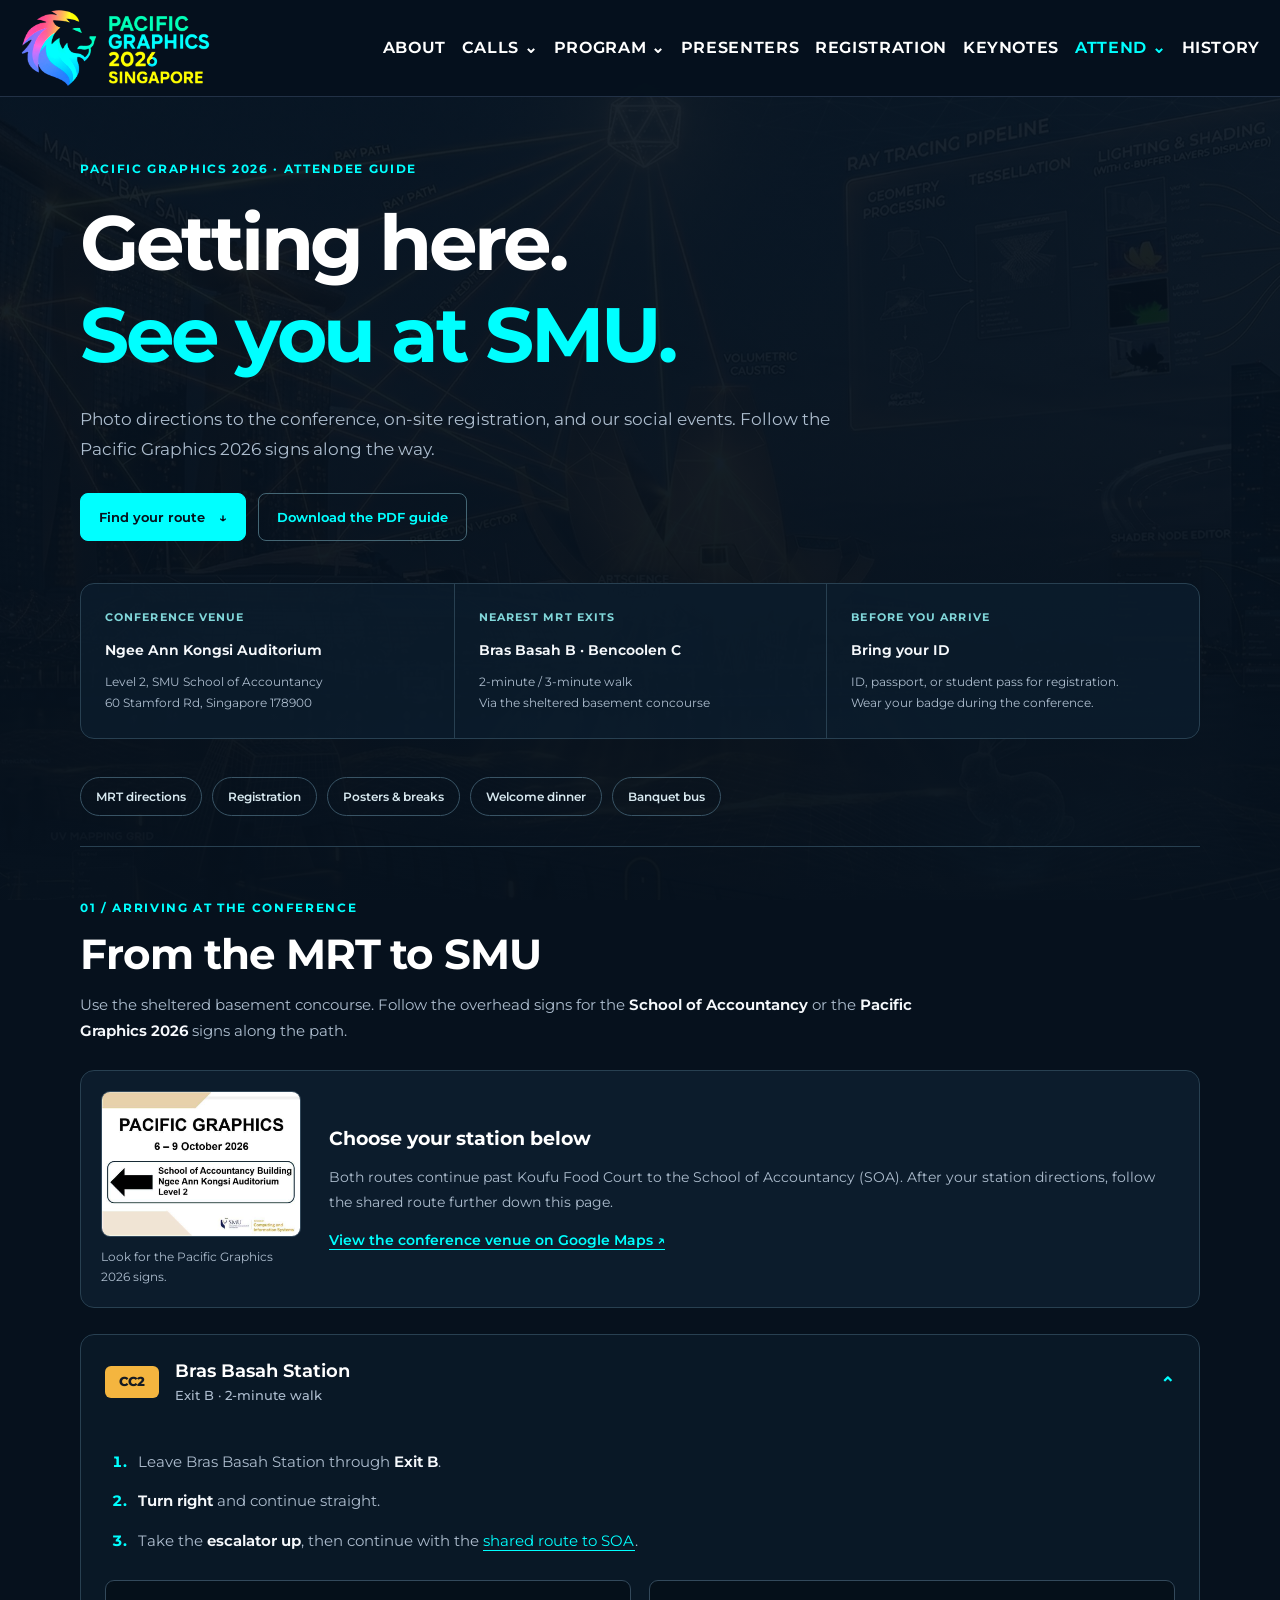
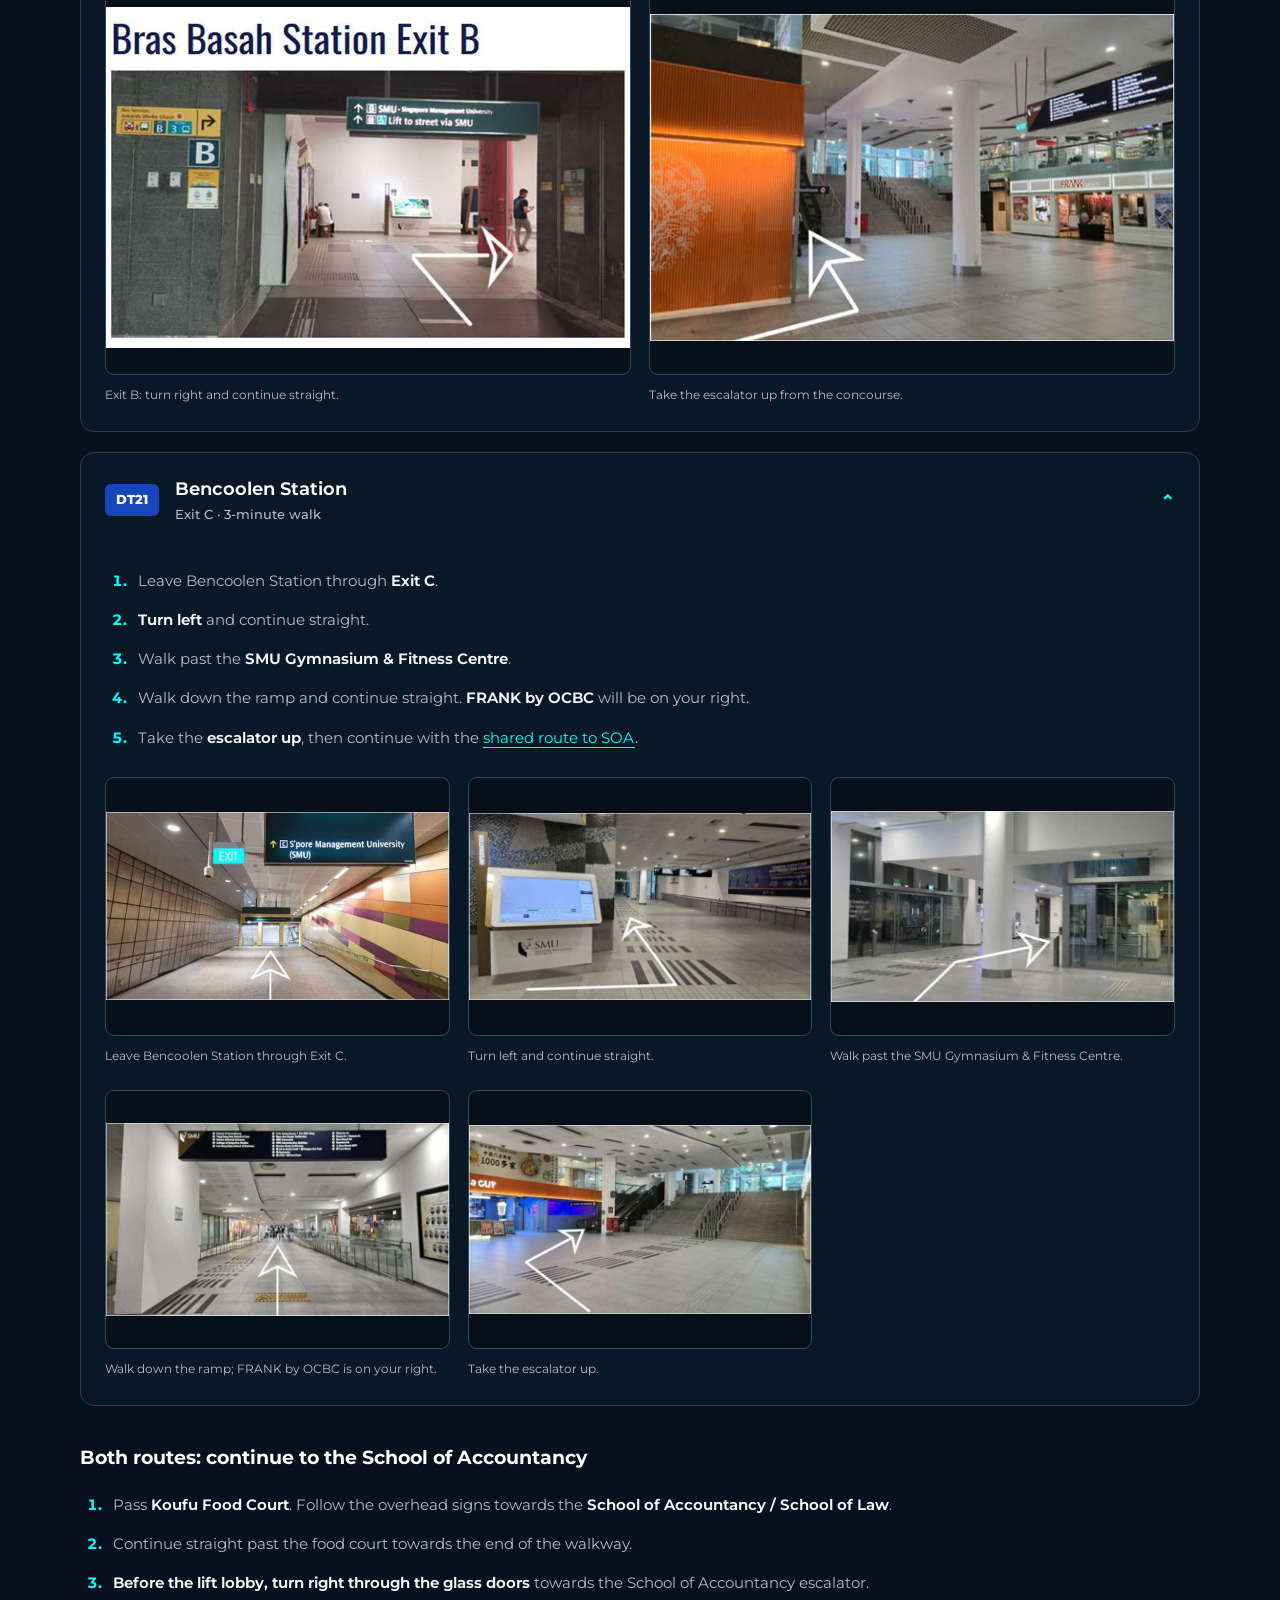
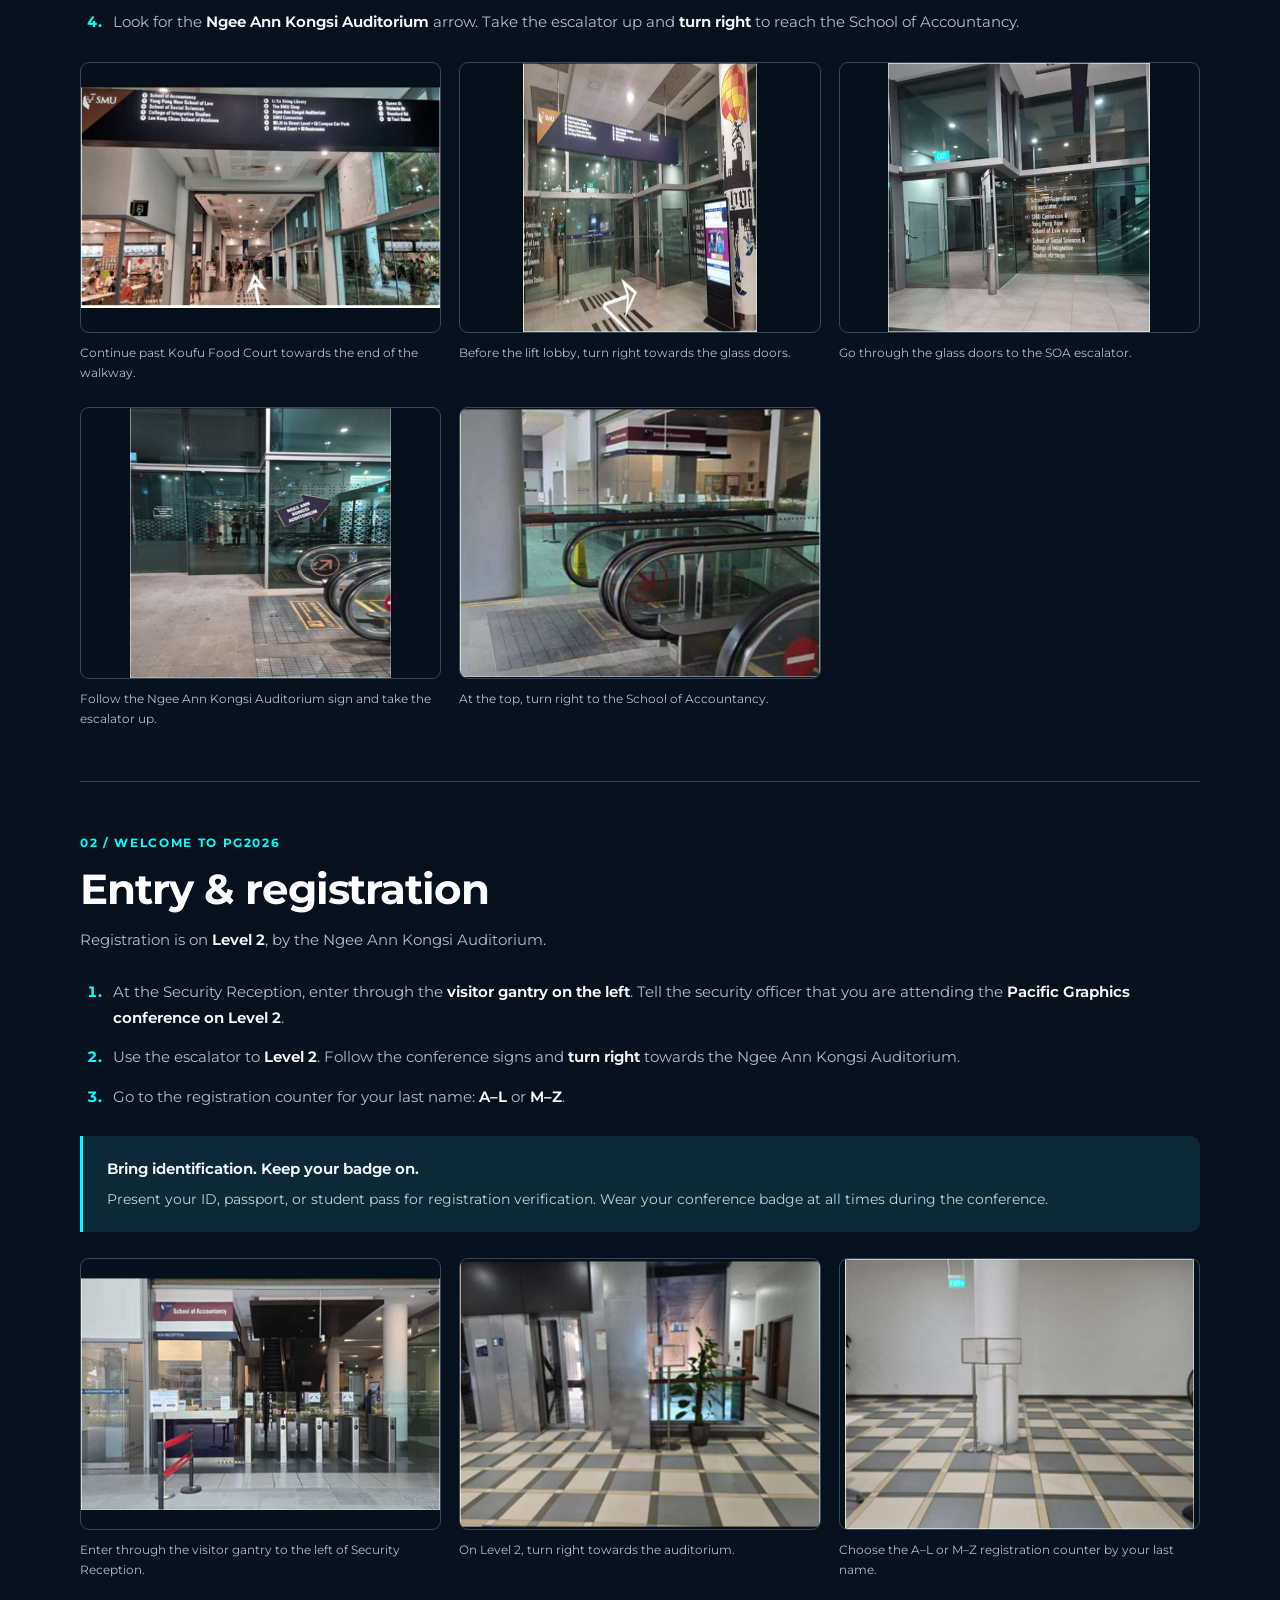
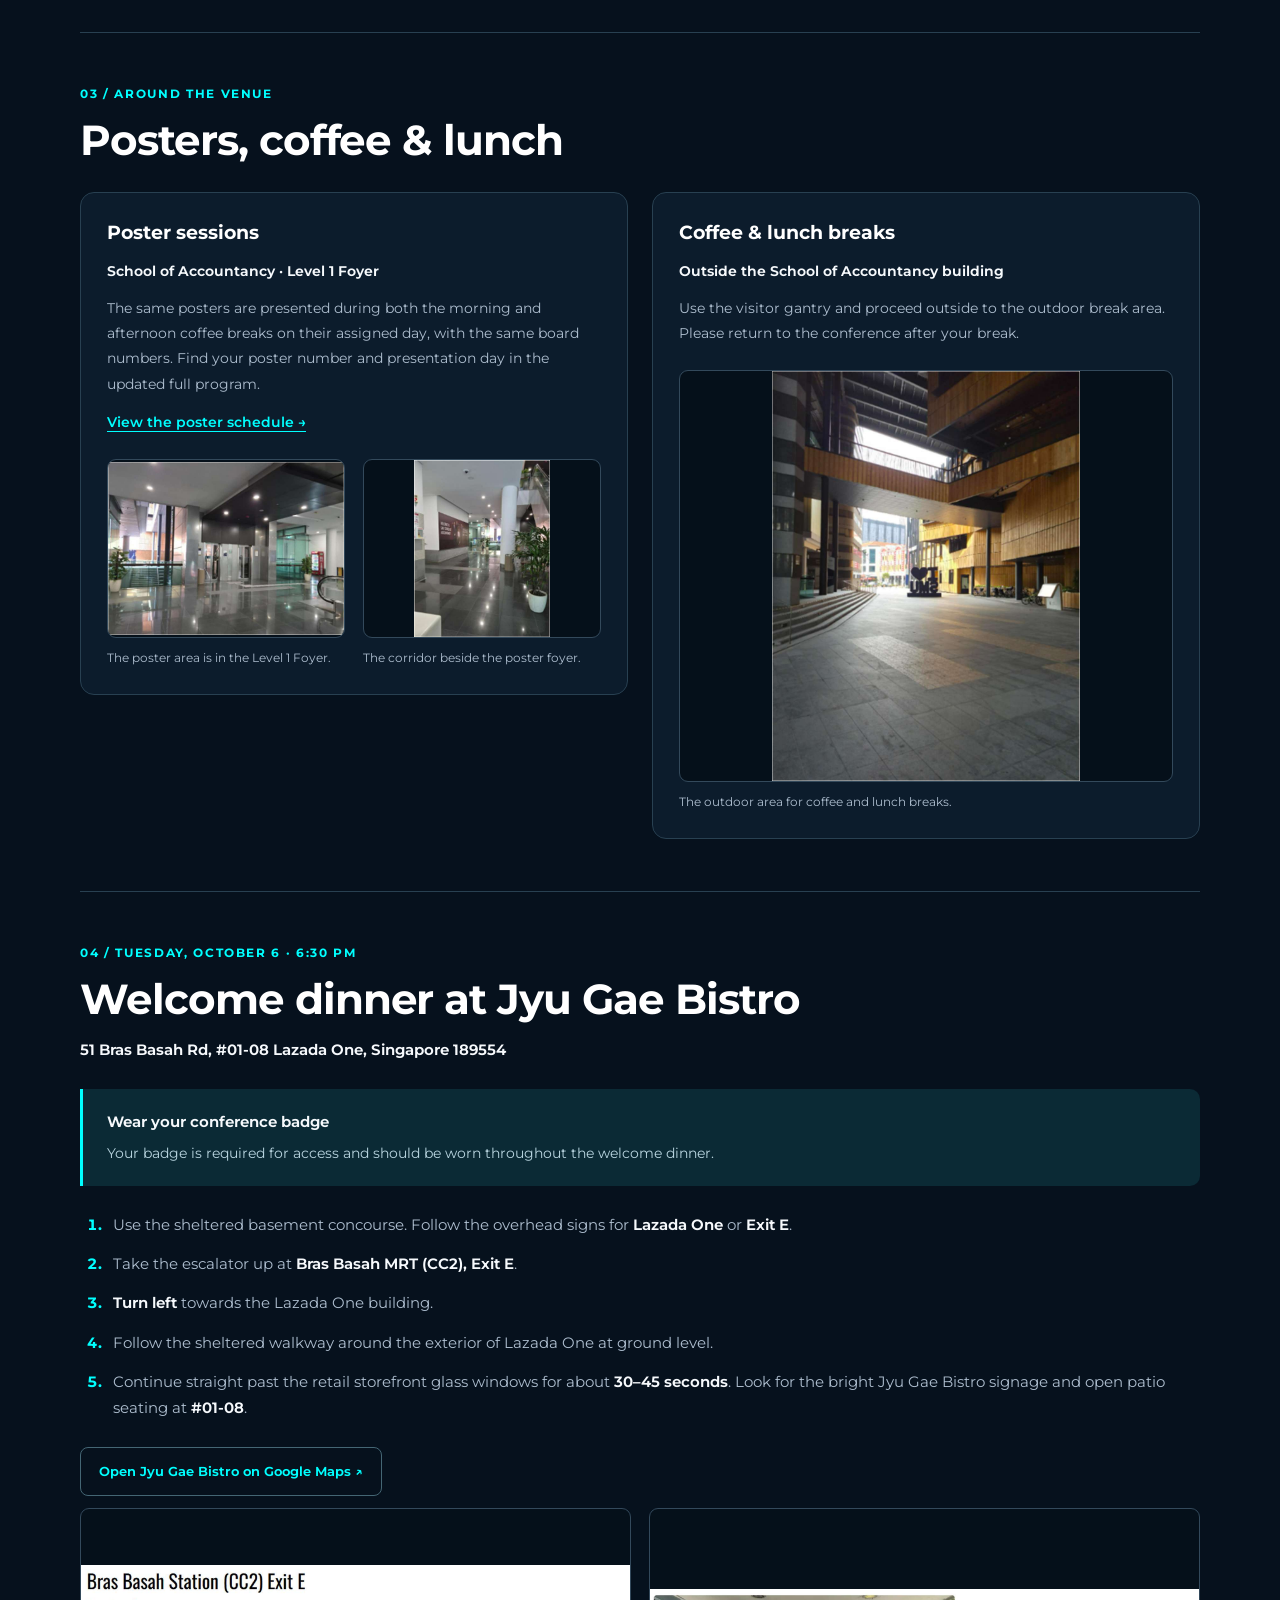
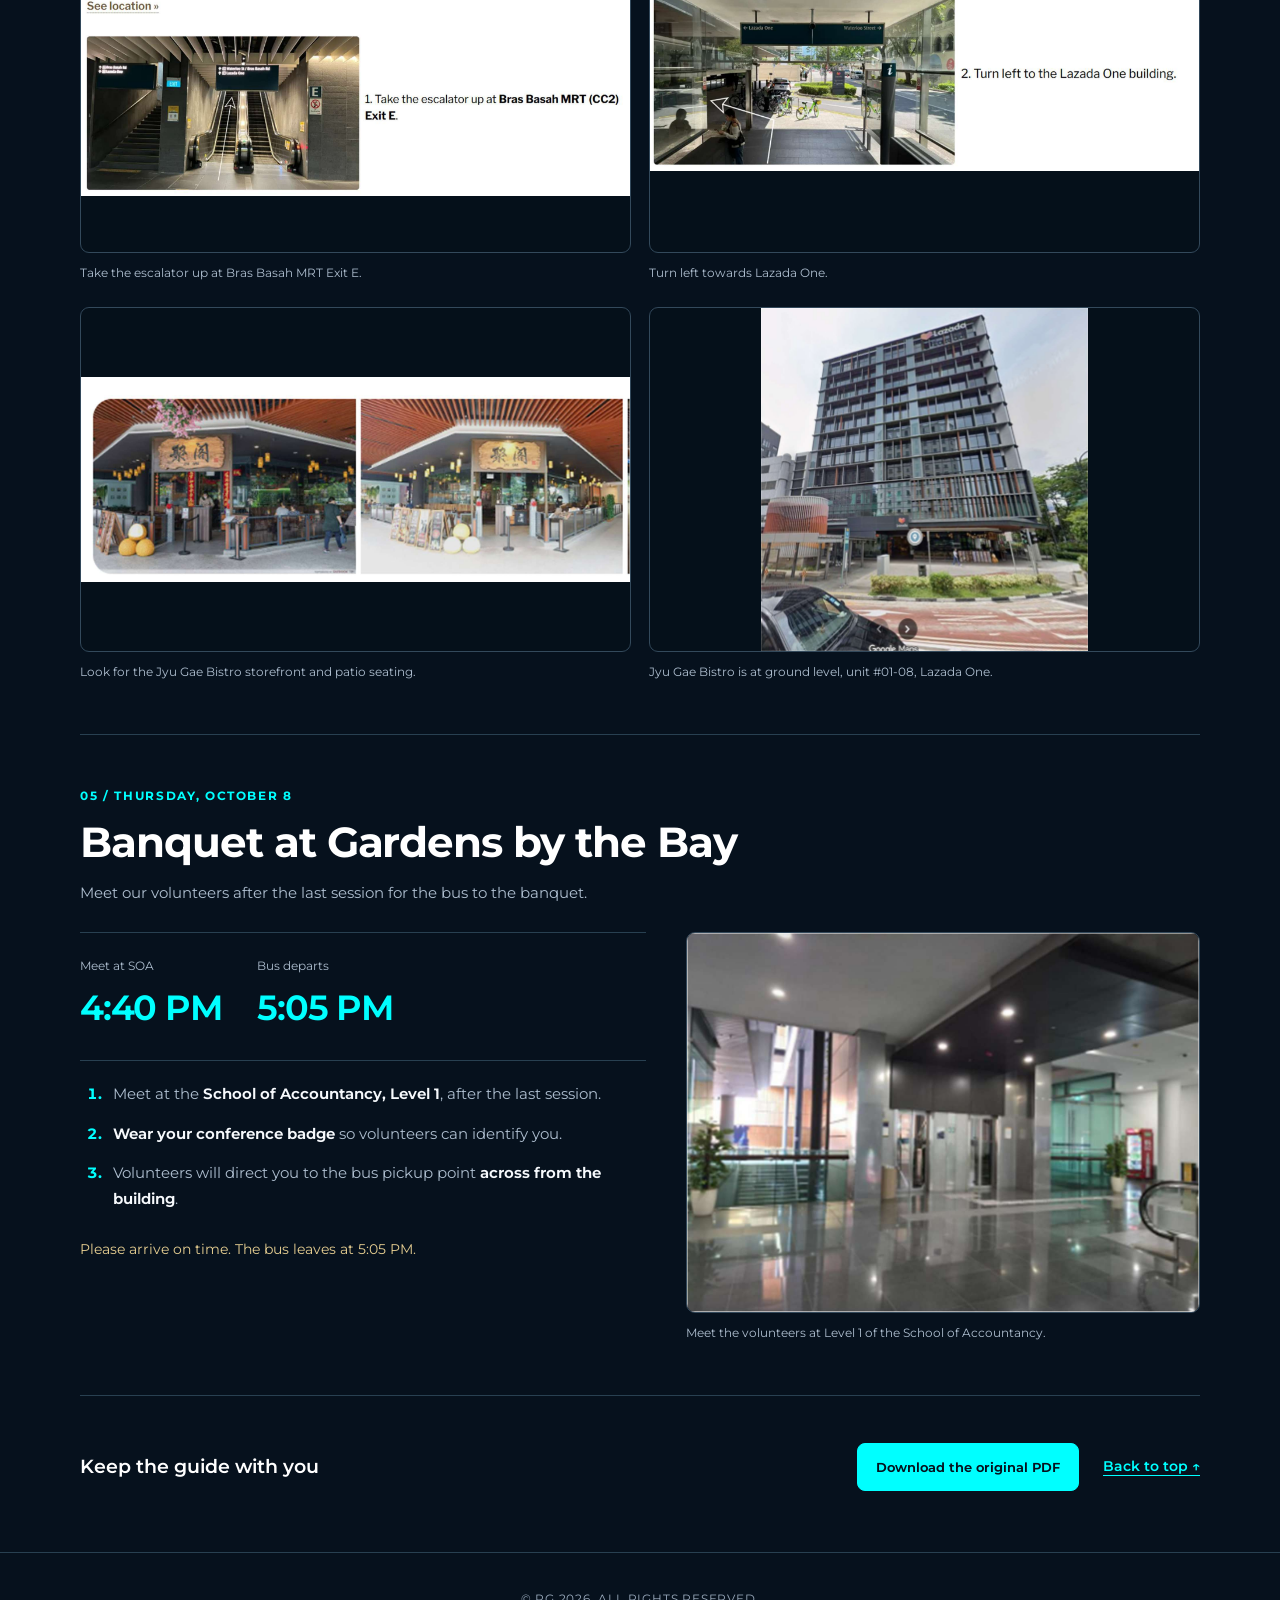
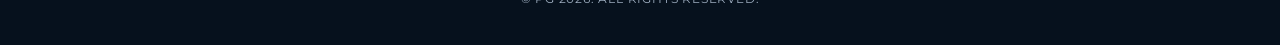
<file: getting-here.html>
<!doctype html>
<html lang="en">
<head>
  <meta charset="utf-8">
  <meta name="viewport" content="width=device-width, initial-scale=1">
  <meta name="description" content="Photo directions to Pacific Graphics 2026 at SMU, registration information, poster locations, Jyu Gae Bistro welcome dinner and banquet transport.">
  <title>Getting Here &amp; On-site Guide | Pacific Graphics 2026</title>
  <link rel="icon" href="pg26_files/favicon.ico">
  <link rel="preconnect" href="https://fonts.googleapis.com">
  <link rel="preconnect" href="https://fonts.gstatic.com" crossorigin>
  <link href="https://fonts.googleapis.com/css2?family=Montserrat:wght@400;500;600;700;800&display=swap" rel="stylesheet">
  <link rel="stylesheet" href="pg26_files/getting-here.css?v=20261002">
  <link rel="stylesheet" href="pg26_files/site-navigation.css">
  <script src="pg26_files/site-navigation.js" defer></script>
</head>
<body>
<a class="skip-link" href="#main-content">Skip to the guide</a>
    <header class="pg-site-header">
    <div class="pg-header-inner">
      <a class="pg-brand" href="index.html#hero" aria-label="Pacific Graphics 2026 home"><img src="pg26_files/PG2026_Logo_png.png" alt="Pacific Graphics 2026 Logo" width="210" height="96"></a>
      <nav class="pg-desktop-nav" id="main-nav" aria-label="Main navigation"><a class="pg-nav-link" data-nav="about" href="index.html#about">About</a>
<details class="pg-nav-group"><summary class="pg-nav-link" data-nav="calls">Calls<span class="pg-chevron" aria-hidden="true">⌄</span></summary><div class="pg-nav-submenu"><a href="cfp.html">Call for Papers</a><a href="sponsorships.html">Call for Sponsorships</a></div></details>
<details class="pg-nav-group"><summary class="pg-nav-link" data-nav="program">Program<span class="pg-chevron" aria-hidden="true">⌄</span></summary><div class="pg-nav-submenu"><a href="program.html">Program-at-a-Glance</a><a href="full-program.html">Full Program</a><a href="index.html#committee">Committee</a></div></details>
<a class="pg-nav-link" data-nav="presenters" href="presenter-instructions.html">Presenters</a>
<a class="pg-nav-link" data-nav="registration" href="registration.html">Registration</a>
<a class="pg-nav-link" data-nav="keynotes" href="index.html#keynotes">Keynotes</a>
<details class="pg-nav-group"><summary class="pg-nav-link active" data-nav="attend" aria-current="page">Attend<span class="pg-chevron" aria-hidden="true">⌄</span></summary><div class="pg-nav-submenu"><a href="venue.html">Venue</a><a href="getting-here.html" aria-current="page">Getting Here</a><a href="hotels.html">Hotels</a></div></details>
<a class="pg-nav-link" data-nav="history" href="history.html">History</a></nav>
      <details class="pg-mobile-menu"><summary>Menu <span aria-hidden="true">☰</span></summary><nav aria-label="Mobile navigation"><a class="pg-nav-link" data-nav="about" href="index.html#about">About</a>
<div class="pg-mobile-group"><span class="" data-nav="calls">Calls</span><a href="cfp.html">Call for Papers</a><a href="sponsorships.html">Call for Sponsorships</a></div>
<div class="pg-mobile-group"><span class="" data-nav="program">Program</span><a href="program.html">Program-at-a-Glance</a><a href="full-program.html">Full Program</a><a href="index.html#committee">Committee</a></div>
<a class="pg-nav-link" data-nav="presenters" href="presenter-instructions.html">Presenters</a>
<a class="pg-nav-link" data-nav="registration" href="registration.html">Registration</a>
<a class="pg-nav-link" data-nav="keynotes" href="index.html#keynotes">Keynotes</a>
<div class="pg-mobile-group"><span class="active" data-nav="attend">Attend</span><a href="venue.html">Venue</a><a href="getting-here.html" aria-current="page">Getting Here</a><a href="hotels.html">Hotels</a></div>
<a class="pg-nav-link" data-nav="history" href="history.html">History</a></nav></details>
    </div>
  </header>
<main id="main-content" class="guide-main">
  <div class="guide-hero">
    <p class="guide-kicker">Pacific Graphics 2026 · Attendee guide</p>
    <h1>Getting here.<br><span>See you at SMU.</span></h1>
    <p class="guide-lead">Photo directions to the conference, on-site registration, and our social events. Follow the Pacific Graphics 2026 signs along the way.</p>
    <div class="guide-actions"><a class="button primary" href="#conference">Find your route <span aria-hidden="true">↓</span></a><a class="button" href="pg26_files/documents/PG2026_Getting_Here_Guide.pdf" download>Download the PDF guide</a></div>
    <div class="quick-facts">
      <div><span>Conference venue</span><strong>Ngee Ann Kongsi Auditorium</strong><p>Level 2, SMU School of Accountancy<br>60 Stamford Rd, Singapore 178900</p></div>
      <div><span>Nearest MRT exits</span><strong>Bras Basah B · Bencoolen C</strong><p>2-minute / 3-minute walk<br>Via the sheltered basement concourse</p></div>
      <div><span>Before you arrive</span><strong>Bring your ID</strong><p>ID, passport, or student pass for registration.<br>Wear your badge during the conference.</p></div>
    </div>
  </div>
  <nav class="guide-jumps" aria-label="Guide sections"><a href="#conference">MRT directions</a><a href="#registration">Registration</a><a href="#on-site">Posters &amp; breaks</a><a href="#reception">Welcome dinner</a><a href="#banquet">Banquet bus</a></nav>

  <section id="conference" class="guide-section">
    <div class="section-heading"><p class="guide-kicker">01 / Arriving at the conference</p><h2>From the MRT to SMU</h2><p>Use the sheltered basement concourse. Follow the overhead signs for the <strong>School of Accountancy</strong> or the <strong>Pacific Graphics 2026</strong> signs along the path.</p></div>
    <div class="sign-note"><figure><a href="pg26_files/directions/pg2026-direction-sign.jpg" target="_blank" rel="noopener" aria-label="Open photo: Look for the Pacific Graphics 2026 signs."><img src="pg26_files/directions/pg2026-direction-sign.jpg" width="740" height="535" alt="Look for the Pacific Graphics 2026 signs." loading="lazy"></a><figcaption>Look for the Pacific Graphics 2026 signs.</figcaption></figure><div><h3>Choose your station below</h3><p>Both routes continue past Koufu Food Court to the School of Accountancy (SOA). After your station directions, follow the shared route further down this page.</p><a href="https://maps.app.goo.gl/1AAACqfeoUCr27gL9" target="_blank" rel="noopener noreferrer">View the conference venue on Google Maps ↗</a></div></div>
    <details class="station-route" open><summary><span class="station-code circle">CC2</span><span>Bras Basah Station <small>Exit B · 2-minute walk</small></span><span class="expand" aria-hidden="true">⌄</span></summary><div class="route-body"><ol class="directions"><li>Leave Bras Basah Station through <strong>Exit B</strong>.</li><li><strong>Turn right</strong> and continue straight.</li><li>Take the <strong>escalator up</strong>, then continue with the <a href="#shared-route">shared route to SOA</a>.</li></ol><div class="photo-grid "><figure><a href="pg26_files/directions/bras-basah-exit-b.jpg" target="_blank" rel="noopener" aria-label="Open photo: Exit B: turn right and continue straight."><img src="pg26_files/directions/bras-basah-exit-b.jpg" width="850" height="552" alt="Exit B: turn right and continue straight." loading="lazy"></a><figcaption>Exit B: turn right and continue straight.</figcaption></figure><figure><a href="pg26_files/directions/bras-basah-concourse-escalator.jpg" target="_blank" rel="noopener" aria-label="Open photo: Take the escalator up from the concourse."><img src="pg26_files/directions/bras-basah-concourse-escalator.jpg" width="829" height="516" alt="Take the escalator up from the concourse." loading="lazy"></a><figcaption>Take the escalator up from the concourse.</figcaption></figure></div></div></details>
    <details class="station-route" open><summary><span class="station-code downtown">DT21</span><span>Bencoolen Station <small>Exit C · 3-minute walk</small></span><span class="expand" aria-hidden="true">⌄</span></summary><div class="route-body"><ol class="directions"><li>Leave Bencoolen Station through <strong>Exit C</strong>.</li><li><strong>Turn left</strong> and continue straight.</li><li>Walk past the <strong>SMU Gymnasium &amp; Fitness Centre</strong>.</li><li>Walk down the ramp and continue straight. <strong>FRANK by OCBC</strong> will be on your right.</li><li>Take the <strong>escalator up</strong>, then continue with the <a href="#shared-route">shared route to SOA</a>.</li></ol><div class="photo-grid three-columns"><figure><a href="pg26_files/directions/bencoolen-exit-c.jpg" target="_blank" rel="noopener" aria-label="Open photo: Leave Bencoolen Station through Exit C."><img src="pg26_files/directions/bencoolen-exit-c.jpg" width="680" height="373" alt="Leave Bencoolen Station through Exit C." loading="lazy"></a><figcaption>Leave Bencoolen Station through Exit C.</figcaption></figure><figure><a href="pg26_files/directions/bencoolen-turn-left.jpg" target="_blank" rel="noopener" aria-label="Open photo: Turn left and continue straight."><img src="pg26_files/directions/bencoolen-turn-left.jpg" width="691" height="378" alt="Turn left and continue straight." loading="lazy"></a><figcaption>Turn left and continue straight.</figcaption></figure><figure><a href="pg26_files/directions/smu-gymnasium.jpg" target="_blank" rel="noopener" aria-label="Open photo: Walk past the SMU Gymnasium &amp; Fitness Centre."><img src="pg26_files/directions/smu-gymnasium.jpg" width="693" height="387" alt="Walk past the SMU Gymnasium &amp; Fitness Centre." loading="lazy"></a><figcaption>Walk past the SMU Gymnasium &amp; Fitness Centre.</figcaption></figure><figure><a href="pg26_files/directions/concourse-ramp-frank-ocbc.jpg" target="_blank" rel="noopener" aria-label="Open photo: Walk down the ramp; FRANK by OCBC is on your right."><img src="pg26_files/directions/concourse-ramp-frank-ocbc.jpg" width="721" height="406" alt="Walk down the ramp; FRANK by OCBC is on your right." loading="lazy"></a><figcaption>Walk down the ramp; FRANK by OCBC is on your right.</figcaption></figure><figure><a href="pg26_files/directions/bencoolen-concourse-escalator.jpg" target="_blank" rel="noopener" aria-label="Open photo: Take the escalator up."><img src="pg26_files/directions/bencoolen-concourse-escalator.jpg" width="721" height="397" alt="Take the escalator up." loading="lazy"></a><figcaption>Take the escalator up.</figcaption></figure></div></div></details>
    <div id="shared-route" class="subsection"><h3>Both routes: continue to the School of Accountancy</h3><ol class="directions"><li>Pass <strong>Koufu Food Court</strong>. Follow the overhead signs towards the <strong>School of Accountancy / School of Law</strong>.</li><li>Continue straight past the food court towards the end of the walkway.</li><li><strong>Before the lift lobby, turn right through the glass doors</strong> towards the School of Accountancy escalator.</li><li>Look for the <strong>Ngee Ann Kongsi Auditorium</strong> arrow. Take the escalator up and <strong>turn right</strong> to reach the School of Accountancy.</li></ol><div class="photo-grid three-columns"><figure><a href="pg26_files/directions/koufu-food-court-walkway.jpg" target="_blank" rel="noopener" aria-label="Open photo: Continue past Koufu Food Court towards the end of the walkway."><img src="pg26_files/directions/koufu-food-court-walkway.jpg" width="975" height="599" alt="Continue past Koufu Food Court towards the end of the walkway." loading="lazy"></a><figcaption>Continue past Koufu Food Court towards the end of the walkway.</figcaption></figure><figure><a href="pg26_files/directions/soa-glass-doors-approach.jpg" target="_blank" rel="noopener" aria-label="Open photo: Before the lift lobby, turn right towards the glass doors."><img src="pg26_files/directions/soa-glass-doors-approach.jpg" width="463" height="535" alt="Before the lift lobby, turn right towards the glass doors." loading="lazy"></a><figcaption>Before the lift lobby, turn right towards the glass doors.</figcaption></figure><figure><a href="pg26_files/directions/soa-glass-doors.jpg" target="_blank" rel="noopener" aria-label="Open photo: Go through the glass doors to the SOA escalator."><img src="pg26_files/directions/soa-glass-doors.jpg" width="504" height="519" alt="Go through the glass doors to the SOA escalator." loading="lazy"></a><figcaption>Go through the glass doors to the SOA escalator.</figcaption></figure><figure><a href="pg26_files/directions/ngee-ann-kongsi-escalator.jpg" target="_blank" rel="noopener" aria-label="Open photo: Follow the Ngee Ann Kongsi Auditorium sign and take the escalator up."><img src="pg26_files/directions/ngee-ann-kongsi-escalator.jpg" width="927" height="956" alt="Follow the Ngee Ann Kongsi Auditorium sign and take the escalator up." loading="lazy"></a><figcaption>Follow the Ngee Ann Kongsi Auditorium sign and take the escalator up.</figcaption></figure><figure><a href="pg26_files/directions/soa-escalator-arrival.jpg" target="_blank" rel="noopener" aria-label="Open photo: At the top, turn right to the School of Accountancy."><img src="pg26_files/directions/soa-escalator-arrival.jpg" width="1009" height="754" alt="At the top, turn right to the School of Accountancy." loading="lazy"></a><figcaption>At the top, turn right to the School of Accountancy.</figcaption></figure></div></div>
  </section>

  <section id="registration" class="guide-section">
    <div class="section-heading"><p class="guide-kicker">02 / Welcome to PG2026</p><h2>Entry &amp; registration</h2><p>Registration is on <strong>Level 2</strong>, by the Ngee Ann Kongsi Auditorium.</p></div>
    <ol class="directions"><li>At the Security Reception, enter through the <strong>visitor gantry on the left</strong>. Tell the security officer that you are attending the <strong>Pacific Graphics conference on Level 2</strong>.</li><li>Use the escalator to <strong>Level 2</strong>. Follow the conference signs and <strong>turn right</strong> towards the Ngee Ann Kongsi Auditorium.</li><li>Go to the registration counter for your last name: <strong>A–L</strong> or <strong>M–Z</strong>.</li></ol>
    <div class="callout"><strong>Bring identification. Keep your badge on.</strong><p>Present your ID, passport, or student pass for registration verification. Wear your conference badge at all times during the conference.</p></div><div class="photo-grid three-columns"><figure><a href="pg26_files/directions/soa-security-visitor-gantry.jpg" target="_blank" rel="noopener" aria-label="Open photo: Enter through the visitor gantry to the left of Security Reception."><img src="pg26_files/directions/soa-security-visitor-gantry.jpg" width="1007" height="649" alt="Enter through the visitor gantry to the left of Security Reception." loading="lazy"></a><figcaption>Enter through the visitor gantry to the left of Security Reception.</figcaption></figure><figure><a href="pg26_files/directions/level-2-auditorium-turn.jpg" target="_blank" rel="noopener" aria-label="Open photo: On Level 2, turn right towards the auditorium."><img src="pg26_files/directions/level-2-auditorium-turn.jpg" width="992" height="736" alt="On Level 2, turn right towards the auditorium." loading="lazy"></a><figcaption>On Level 2, turn right towards the auditorium.</figcaption></figure><figure><a href="pg26_files/directions/registration-counter.jpg" target="_blank" rel="noopener" aria-label="Open photo: Choose the A–L or M–Z registration counter by your last name."><img src="pg26_files/directions/registration-counter.jpg" width="665" height="514" alt="Choose the A–L or M–Z registration counter by your last name." loading="lazy"></a><figcaption>Choose the A–L or M–Z registration counter by your last name.</figcaption></figure></div>
  </section>

  <section id="on-site" class="guide-section">
    <div class="section-heading"><p class="guide-kicker">03 / Around the venue</p><h2>Posters, coffee &amp; lunch</h2></div>
    <div class="onsite-grid"><article class="info-card"><h3>Poster sessions</h3><p><strong>School of Accountancy · Level 1 Foyer</strong></p><p>The same posters are presented during both the morning and afternoon coffee breaks on their assigned day, with the same board numbers. Find your poster number and presentation day in the updated full program.</p><a class="text-link" href="full-program.html?track=Poster">View the poster schedule →</a><div class="photo-grid "><figure><a href="pg26_files/directions/soa-level-1-poster-foyer.jpg" target="_blank" rel="noopener" aria-label="Open photo: The poster area is in the Level 1 Foyer."><img src="pg26_files/directions/soa-level-1-poster-foyer.jpg" width="879" height="641" alt="The poster area is in the Level 1 Foyer." loading="lazy"></a><figcaption>The poster area is in the Level 1 Foyer.</figcaption></figure><figure><a href="pg26_files/directions/soa-level-1-foyer-corridor.jpg" target="_blank" rel="noopener" aria-label="Open photo: The corridor beside the poster foyer."><img src="pg26_files/directions/soa-level-1-foyer-corridor.jpg" width="488" height="632" alt="The corridor beside the poster foyer." loading="lazy"></a><figcaption>The corridor beside the poster foyer.</figcaption></figure></div></article><article class="info-card"><h3>Coffee &amp; lunch breaks</h3><p><strong>Outside the School of Accountancy building</strong></p><p>Use the visitor gantry and proceed outside to the outdoor break area. Please return to the conference after your break.</p><figure><a href="pg26_files/directions/outdoor-coffee-lunch-area.jpg" target="_blank" rel="noopener" aria-label="Open photo: The outdoor area for coffee and lunch breaks."><img src="pg26_files/directions/outdoor-coffee-lunch-area.jpg" width="973" height="1298" alt="The outdoor area for coffee and lunch breaks." loading="lazy"></a><figcaption>The outdoor area for coffee and lunch breaks.</figcaption></figure></article></div>
  </section>

  <section id="reception" class="guide-section">
    <div class="section-heading"><p class="guide-kicker">04 / Tuesday, October 6 · 6:30 PM</p><h2>Welcome dinner at Jyu Gae Bistro</h2><p><strong>51 Bras Basah Rd, #01-08 Lazada One, Singapore 189554</strong></p></div>
    <div class="callout"><strong>Wear your conference badge</strong><p>Your badge is required for access and should be worn throughout the welcome dinner.</p></div>
    <ol class="directions"><li>Use the sheltered basement concourse. Follow the overhead signs for <strong>Lazada One</strong> or <strong>Exit E</strong>.</li><li>Take the escalator up at <strong>Bras Basah MRT (CC2), Exit E</strong>.</li><li><strong>Turn left</strong> towards the Lazada One building.</li><li>Follow the sheltered walkway around the exterior of Lazada One at ground level.</li><li>Continue straight past the retail storefront glass windows for about <strong>30–45 seconds</strong>. Look for the bright Jyu Gae Bistro signage and open patio seating at <strong>#01-08</strong>.</li></ol>
    <p><a class="button" href="https://maps.app.goo.gl/LRrzT7Tgn6zq74yw9" target="_blank" rel="noopener noreferrer">Open Jyu Gae Bistro on Google Maps ↗</a></p><div class="photo-grid reception-photos"><figure><a href="pg26_files/directions/bras-basah-exit-e-escalator.jpg" target="_blank" rel="noopener" aria-label="Open photo: Take the escalator up at Bras Basah MRT Exit E."><img src="pg26_files/directions/bras-basah-exit-e-escalator.jpg" width="1882" height="792" alt="Take the escalator up at Bras Basah MRT Exit E." loading="lazy"></a><figcaption>Take the escalator up at Bras Basah MRT Exit E.</figcaption></figure><figure><a href="pg26_files/directions/lazada-one-turn-left.jpg" target="_blank" rel="noopener" aria-label="Open photo: Turn left towards Lazada One."><img src="pg26_files/directions/lazada-one-turn-left.jpg" width="1882" height="624" alt="Turn left towards Lazada One." loading="lazy"></a><figcaption>Turn left towards Lazada One.</figcaption></figure><figure><a href="pg26_files/directions/jyu-gae-bistro-storefront.jpg" target="_blank" rel="noopener" aria-label="Open photo: Look for the Jyu Gae Bistro storefront and patio seating."><img src="pg26_files/directions/jyu-gae-bistro-storefront.jpg" width="1929" height="719" alt="Look for the Jyu Gae Bistro storefront and patio seating." loading="lazy"></a><figcaption>Look for the Jyu Gae Bistro storefront and patio seating.</figcaption></figure><figure><a href="pg26_files/directions/lazada-one-jyu-gae-location.jpg" target="_blank" rel="noopener" aria-label="Open photo: Jyu Gae Bistro is at ground level, unit #01-08, Lazada One."><img src="pg26_files/directions/lazada-one-jyu-gae-location.jpg" width="1309" height="1377" alt="Jyu Gae Bistro is at ground level, unit #01-08, Lazada One." loading="lazy"></a><figcaption>Jyu Gae Bistro is at ground level, unit #01-08, Lazada One.</figcaption></figure></div>
  </section>

  <section id="banquet" class="guide-section banquet-section">
    <div class="section-heading"><p class="guide-kicker">05 / Thursday, October 8</p><h2>Banquet at Gardens by the Bay</h2><p>Meet our volunteers after the last session for the bus to the banquet.</p></div>
    <div class="banquet-grid"><div><div class="transport-times"><div><span>Meet at SOA</span><strong>4:40 PM</strong></div><div><span>Bus departs</span><strong>5:05 PM</strong></div></div><ol class="directions"><li>Meet at the <strong>School of Accountancy, Level 1</strong>, after the last session.</li><li><strong>Wear your conference badge</strong> so volunteers can identify you.</li><li>Volunteers will direct you to the bus pickup point <strong>across from the building</strong>.</li></ol><p class="punctual-note">Please arrive on time. The bus leaves at 5:05 PM.</p></div><figure><a href="pg26_files/directions/soa-banquet-meeting-point.jpg" target="_blank" rel="noopener" aria-label="Open photo: Meet the volunteers at Level 1 of the School of Accountancy."><img src="pg26_files/directions/soa-banquet-meeting-point.jpg" width="1268" height="938" alt="Meet the volunteers at Level 1 of the School of Accountancy." loading="lazy"></a><figcaption>Meet the volunteers at Level 1 of the School of Accountancy.</figcaption></figure></div>
  </section>
  <div class="guide-end"><p>Keep the guide with you</p><a class="button primary" href="pg26_files/documents/PG2026_Getting_Here_Guide.pdf" download>Download the original PDF</a><a class="text-link" href="#main-content">Back to top ↑</a></div>
</main>
<footer class="guide-footer"><p>© PG 2026. ALL RIGHTS RESERVED.</p></footer>
</body>
</html>
</file>
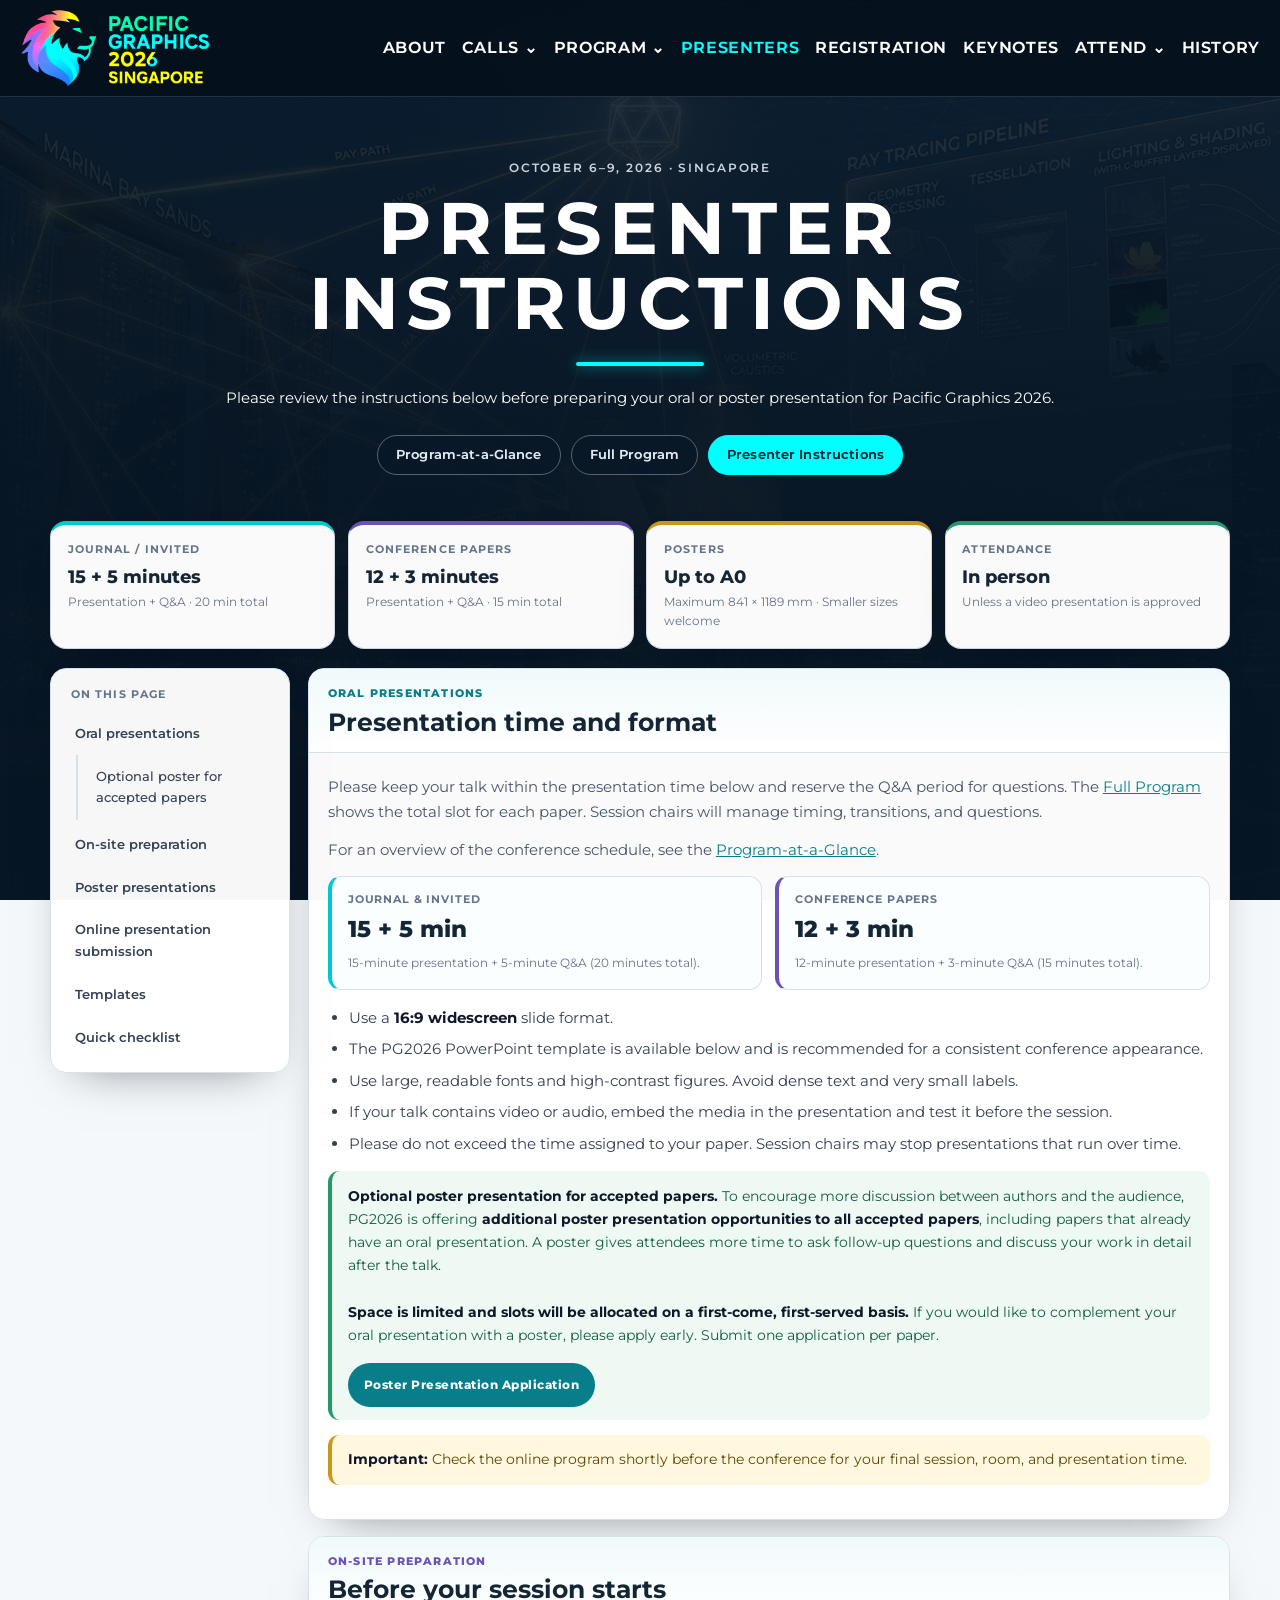
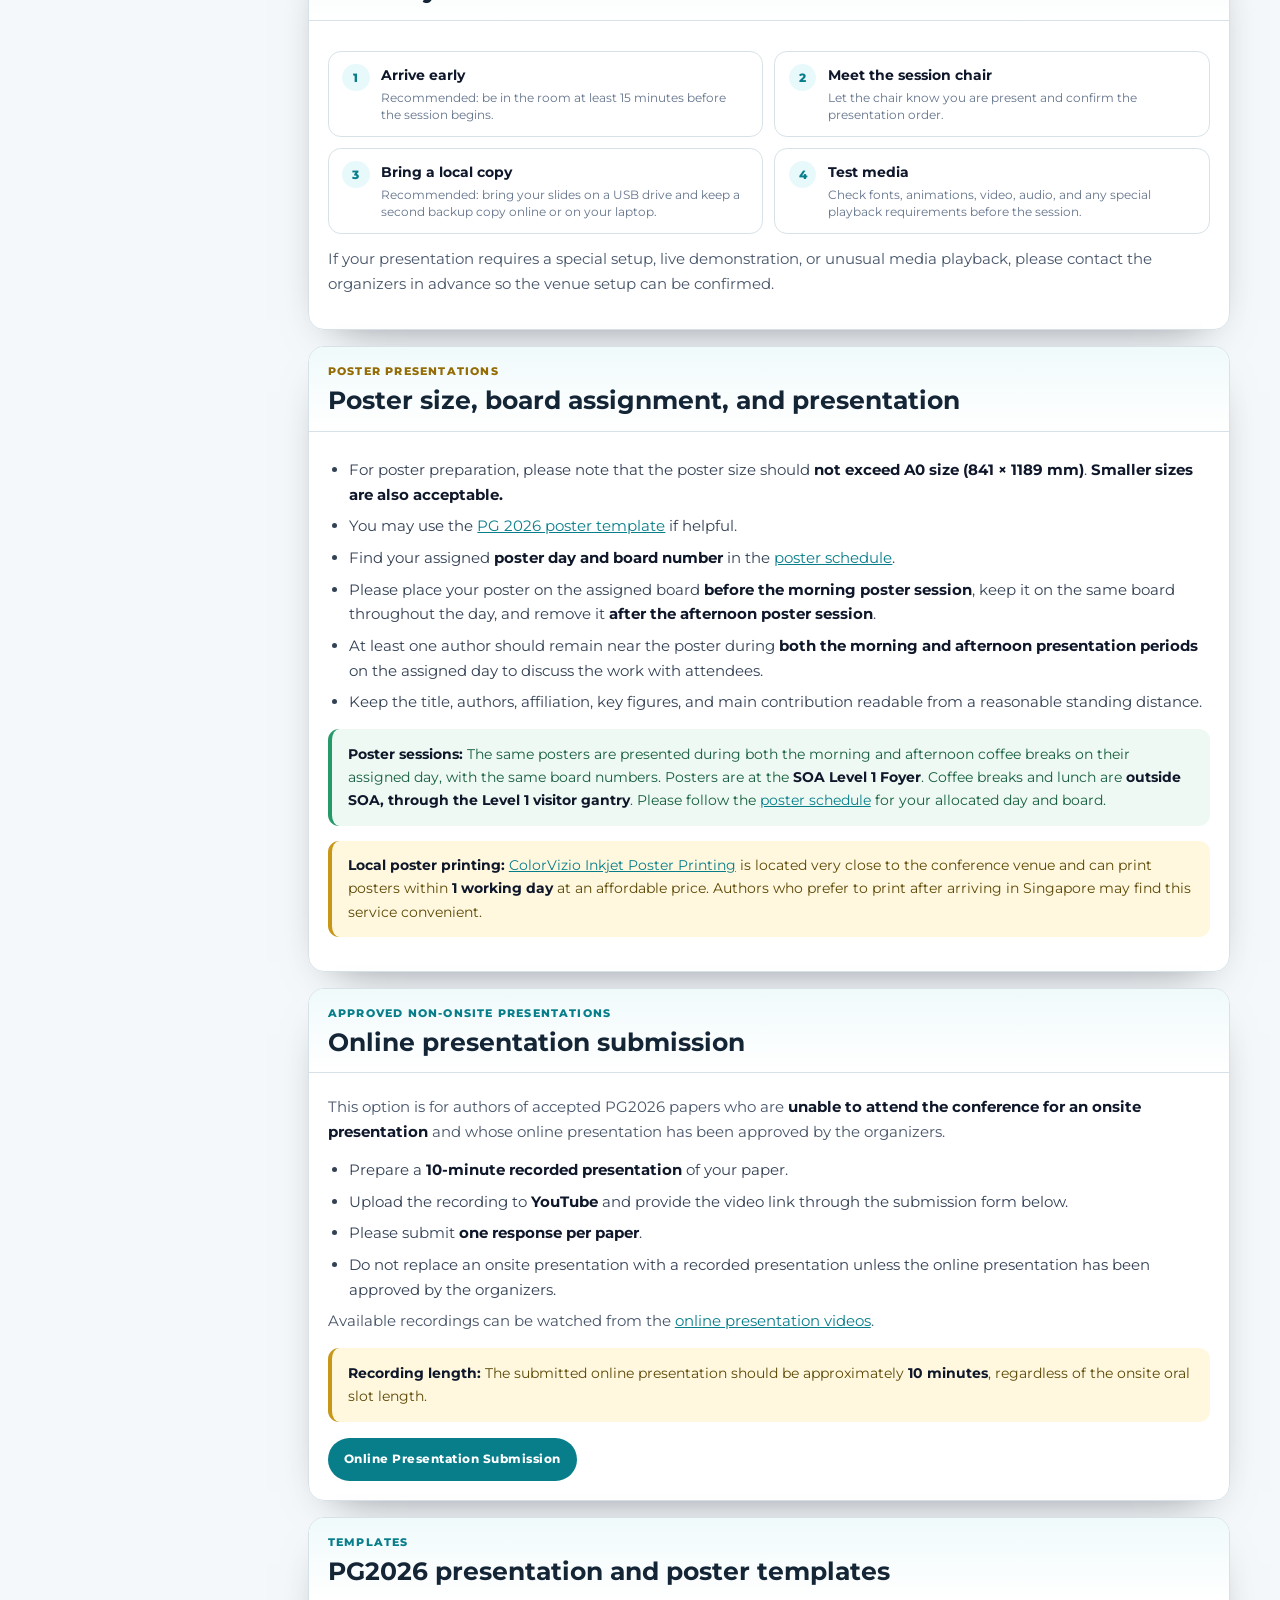
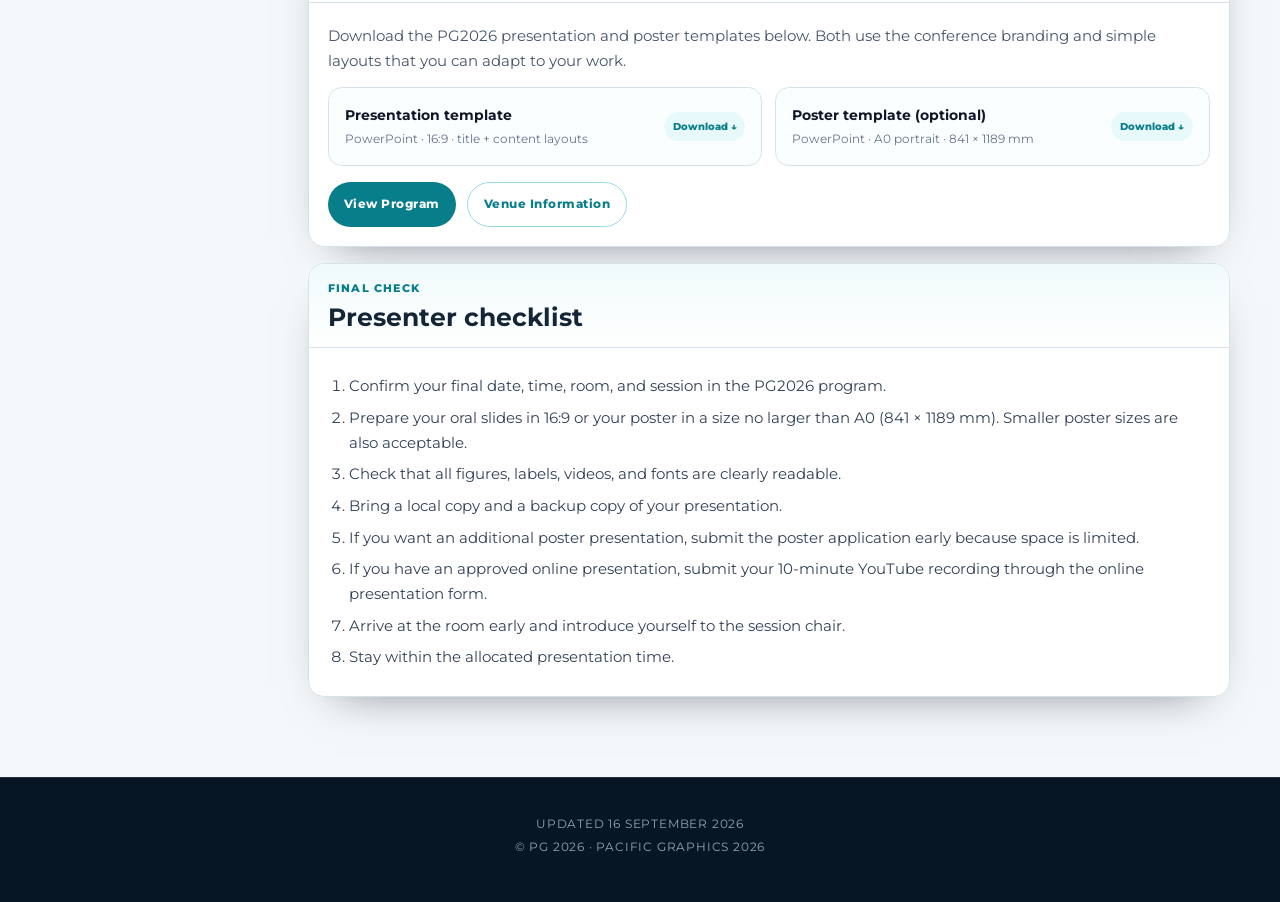
<file: presenter-instructions.html>
<!doctype html>
<html lang="en">
<head>
  <meta charset="utf-8">
  <meta name="viewport" content="width=device-width, initial-scale=1">
  <meta name="description" content="Pacific Graphics 2026 presenter instructions for oral and poster presentations.">
  <title>Pacific Graphics 2026 — Presenter Instructions</title>
  <link rel="icon" type="image/x-icon" href="pg26_files/favicon.ico">
  <link rel="preconnect" href="https://fonts.googleapis.com">
  <link rel="preconnect" href="https://fonts.gstatic.com" crossorigin>
  <link href="https://fonts.googleapis.com/css2?family=Montserrat:wght@300;400;500;600;700;800&display=swap" rel="stylesheet">
  <style>
    :root {
      --navy:#071625;
      --navy-2:#0b2033;
      --cyan:#00c8d7;
      --cyan-dark:#087e8b;
      --cyan-soft:#e8f9fb;
      --gold:#c99718;
      --gold-soft:#fff8df;
      --purple:#6c52b5;
      --purple-soft:#f1edfa;
      --ink:#142536;
      --muted:#64748b;
      --line:#d7e2e8;
      --paper:#ffffff;
      --surface:#f4f8fa;
      --green:#18784e;
      --green-soft:#edf9f2;
      --shadow:0 18px 46px -28px rgba(2,6,23,.58);
      --font:'Montserrat',sans-serif;
    }
    *{box-sizing:border-box}
    html{scroll-behavior:smooth;scroll-padding-top:120px}
    body{margin:0;background:var(--surface);color:var(--ink);font-family:var(--font);font-size:15px;line-height:1.65}
    a{color:var(--cyan-dark)}
    a:focus-visible,button:focus-visible{outline:3px solid rgba(0,200,215,.35);outline-offset:3px}

    .site-bg{position:fixed;inset:0;z-index:-2;background:var(--navy);overflow:hidden;pointer-events:none}
    .site-bg img{width:100%;height:100%;object-fit:cover;opacity:.23;filter:brightness(.88) saturate(1.02)}
    .site-bg::after{content:"";position:absolute;inset:0;background:linear-gradient(180deg,rgba(7,22,37,.30),rgba(7,22,37,.82) 47%,rgba(7,22,37,.96))}

    .site-header{position:fixed;top:0;left:0;right:0;z-index:100;background:rgba(6,17,29,.95);backdrop-filter:blur(12px);border-bottom:1px solid rgba(148,163,184,.16)}
    .site-header-inner{width:min(1400px,calc(100% - 2.5rem));min-height:108px;margin:0 auto;display:flex;align-items:center;justify-content:space-between;gap:2rem}
    .header-logo-container{width:235px;height:88px;overflow:hidden;display:flex;align-items:center;flex:0 0 auto}
    .header-logo-container img{width:auto;height:100%;object-fit:contain;filter:brightness(1.3) contrast(1.1)}
    .main-nav{display:flex;align-items:center;justify-content:flex-end;flex-wrap:wrap;gap:1.35rem;text-transform:uppercase;font-size:.8rem;font-weight:600;letter-spacing:.08em}
    .nav-link{position:relative;padding:.55rem 0;color:#fff;text-decoration:none;white-space:nowrap}
    .nav-link:hover,.nav-link.active{color:#00ffff}
    .nav-link::after{content:"";position:absolute;left:0;right:0;bottom:0;height:2px;background:#00ffff;transform:scaleX(0);transition:transform .25s ease}
    .nav-link:hover::after,.nav-link.active::after{transform:scaleX(1)}

    .hero{width:min(1180px,calc(100% - 2.5rem));margin:0 auto;padding:158px 0 4.6rem;text-align:center;color:#fff}
    .hero-kicker{margin:0 0 .8rem;color:#cbd5e1;text-transform:uppercase;letter-spacing:.15em;font-size:.78rem;font-weight:600}
    h1{margin:0;font-size:clamp(2.55rem,6vw,4.55rem);line-height:1.02;letter-spacing:.10em;text-transform:uppercase;font-weight:700}
    .hero-line{width:8rem;height:4px;margin:1.4rem auto 1.25rem;border-radius:999px;background:#00ffff;box-shadow:0 0 14px rgba(0,255,255,.6)}
    .hero p:last-child{max-width:800px;margin:0 auto;color:#e2e8f0;font-weight:300;font-size:1rem}

    main{width:min(1180px,calc(100% - 2.5rem));margin:-1.7rem auto 0;padding-bottom:5rem}
    .summary-strip{display:grid;grid-template-columns:repeat(4,minmax(0,1fr));gap:.8rem;margin-bottom:1.2rem}
    .summary-card{background:rgba(255,255,255,.98);border:1px solid rgba(203,213,225,.95);border-top:4px solid var(--cyan);border-radius:1rem;padding:1rem 1.05rem;box-shadow:var(--shadow)}
    .summary-card:nth-child(2){border-top-color:var(--purple)}
    .summary-card:nth-child(3){border-top-color:var(--gold)}
    .summary-card:nth-child(4){border-top-color:#269968}
    .summary-label{display:block;color:var(--muted);font-size:.67rem;font-weight:700;letter-spacing:.1em;text-transform:uppercase}
    .summary-value{display:block;margin-top:.18rem;color:var(--ink);font-size:1.1rem;font-weight:750}
    .summary-note{display:block;margin-top:.14rem;color:var(--muted);font-size:.73rem}

    .layout{display:grid;grid-template-columns:240px minmax(0,1fr);gap:1.1rem;align-items:start}
    .toc{position:sticky;top:126px;background:rgba(255,255,255,.97);border:1px solid var(--line);border-radius:1rem;padding:.8rem;box-shadow:var(--shadow)}
    .toc-title{margin:.3rem .45rem .5rem;color:var(--muted);font-size:.68rem;font-weight:700;letter-spacing:.1em;text-transform:uppercase}
    .toc a{display:block;padding:.65rem .72rem;border-radius:.65rem;color:#334155;text-decoration:none;font-size:.83rem;font-weight:600}
    .toc a:hover{background:var(--cyan-soft);color:var(--cyan-dark)}
    .toc-list,.toc-sublist{margin:0;padding:0;list-style:none}
    .toc-sublist{margin:0 .35rem .25rem .75rem;padding-left:.4rem;border-left:2px solid var(--line)}
    .toc-sublist a{font-weight:500}


    .content{display:grid;gap:1rem}
    .section-card{overflow:hidden;background:rgba(255,255,255,.98);border:1px solid var(--line);border-radius:1rem;box-shadow:var(--shadow)}
    .section-head{padding:1rem 1.2rem .9rem;background:linear-gradient(180deg,#f0fafb,#fff);border-bottom:1px solid var(--line)}
    .section-eyebrow{margin:0;color:var(--cyan-dark);font-size:.68rem;font-weight:800;letter-spacing:.11em;text-transform:uppercase}
    .section-card:nth-of-type(2) .section-eyebrow{color:var(--purple)}
    .section-card:nth-of-type(3) .section-eyebrow{color:#946b05}
    .section-card h2{margin:.25rem 0 0;color:var(--ink);font-size:1.55rem;line-height:1.25}
    .section-body{padding:1.1rem 1.2rem 1.2rem}
    .section-body p{margin:.25rem 0 .85rem;color:#475569}
    .section-body ul,.section-body ol{margin:.55rem 0 .2rem;padding-left:1.35rem}
    .section-body li{margin:.43rem 0;color:#334155}
    .section-body strong{color:#0f172a}

    .time-grid{display:grid;grid-template-columns:repeat(2,minmax(0,1fr));gap:.8rem;margin:.75rem 0 1rem}
    .time-card{border:1px solid var(--line);border-left:4px solid var(--cyan);border-radius:.8rem;padding:.85rem 1rem;background:#fbfeff}
    .time-card:nth-child(2){border-left-color:var(--purple)}
    .time-card .kind{display:block;color:var(--muted);font-size:.68rem;font-weight:700;text-transform:uppercase;letter-spacing:.08em}
    .time-card .duration{display:block;margin:.1rem 0;color:var(--ink);font-size:1.45rem;font-weight:800}
    .time-card .desc{color:var(--muted);font-size:.76rem}

    .callout{margin:.9rem 0;padding:.85rem 1rem;border-left:4px solid var(--gold);border-radius:.7rem;background:var(--gold-soft);color:#5c4804;font-size:.88rem}
    .callout.green{border-left-color:#269968;background:var(--green-soft);color:#165d3f}

    .checklist{display:grid;grid-template-columns:repeat(2,minmax(0,1fr));gap:.7rem;margin:.8rem 0}
    .check{display:flex;gap:.72rem;align-items:flex-start;padding:.75rem .85rem;border:1px solid var(--line);border-radius:.8rem;background:#fff}
    .check-num{width:1.7rem;height:1.7rem;flex:0 0 auto;border-radius:50%;display:grid;place-items:center;background:var(--cyan-soft);color:var(--cyan-dark);font-size:.75rem;font-weight:800}
    .check strong{display:block;margin-bottom:.12rem;font-size:.86rem}
    .check span{display:block;color:var(--muted);font-size:.76rem;line-height:1.45}

    .downloads{display:grid;grid-template-columns:repeat(2,minmax(0,1fr));gap:.8rem;margin:.75rem 0 .2rem}
    .download-card{display:flex;align-items:center;justify-content:space-between;gap:1rem;padding:1rem;border:1px solid var(--line);border-radius:.85rem;background:#fbfeff;text-decoration:none;color:var(--ink);transition:transform .18s ease,border-color .18s ease,box-shadow .18s ease}
    .download-card:hover{transform:translateY(-2px);border-color:#76dce5;box-shadow:0 12px 28px -22px rgba(0,135,150,.8)}
    .download-card strong{display:block;font-size:.88rem}
    .download-card span{display:block;margin-top:.12rem;color:var(--muted);font-size:.72rem}
    .download-card .download-status{flex:0 0 auto;margin:0;padding:.35rem .55rem;border-radius:999px;background:var(--cyan-soft);color:var(--cyan-dark);font-size:.65rem;font-weight:800;white-space:nowrap}

    .button-row{display:flex;flex-wrap:wrap;gap:.7rem;margin-top:1rem}
    .btn{display:inline-flex;align-items:center;justify-content:center;min-height:2.7rem;padding:.7rem 1rem;border-radius:999px;text-decoration:none;font-size:.78rem;font-weight:750;letter-spacing:.04em}
    .btn.primary{background:var(--cyan-dark);color:#fff}
    .btn.secondary{background:#fff;color:var(--cyan-dark);border:1px solid #99dbe2}

    footer{padding:2rem 1.5rem 2.5rem;border-top:1px solid rgba(148,163,184,.18);background:var(--navy);color:#94a3b8;text-align:center;font-size:.72rem;letter-spacing:.07em;text-transform:uppercase}
    footer p{margin:.28rem 0}

    @media(max-width:980px){
      .site-header{position:static}.site-header-inner{min-height:auto;padding:.7rem 0;flex-direction:column;gap:.35rem}.main-nav{justify-content:center;gap:.55rem 1rem;padding-bottom:.5rem}.hero{padding-top:2.8rem}.layout{grid-template-columns:1fr}.toc{position:static;display:flex;flex-wrap:wrap;gap:.25rem}.toc-title{width:100%}.toc-list{display:flex;flex-wrap:wrap;align-items:flex-start;gap:.25rem;width:100%}.toc a{padding:.5rem .65rem}.summary-strip{grid-template-columns:repeat(2,1fr)}
    }
    @media(max-width:680px){
      .site-header-inner,.hero,main{width:min(100% - 1rem,1180px)}.header-logo-container{width:175px;height:68px}.main-nav{display:none}.hero{padding-top:2.2rem}.summary-strip,.time-grid,.checklist,.downloads{grid-template-columns:1fr}.layout{gap:.8rem}h1{font-size:2.25rem}.section-card h2{font-size:1.3rem}
    }
    @media print{.site-bg,.site-header,.toc{display:none!important}.hero{padding:1rem 0;color:#111}.hero p:last-child{color:#444}.hero-line{background:#088}.summary-card,.section-card{box-shadow:none}.layout{display:block}body{background:#fff}.section-card{break-inside:avoid}}
  </style>
  <link rel="stylesheet" href="pg26_files/site-navigation.css">
  <script src="pg26_files/site-navigation.js" defer></script>
</head>
<body class="pg-program-page pg-presenters">
  <div class="site-bg" aria-hidden="true"><img src="pg26_files/pg26_bg3.jpg" alt=""></div>

  <header class="pg-site-header">
    <div class="pg-header-inner">
      <a class="pg-brand" href="index.html#hero" aria-label="Pacific Graphics 2026 home"><img src="pg26_files/PG2026_Logo_png.png" alt="Pacific Graphics 2026 Logo" width="210" height="96"></a>
      <nav class="pg-desktop-nav" id="main-nav" aria-label="Main navigation"><a class="pg-nav-link" data-nav="about" href="index.html#about">About</a>
<details class="pg-nav-group"><summary class="pg-nav-link" data-nav="calls">Calls<span class="pg-chevron" aria-hidden="true">⌄</span></summary><div class="pg-nav-submenu"><a href="cfp.html">Call for Papers</a><a href="sponsorships.html">Call for Sponsorships</a></div></details>
<details class="pg-nav-group"><summary class="pg-nav-link" data-nav="program">Program<span class="pg-chevron" aria-hidden="true">⌄</span></summary><div class="pg-nav-submenu"><a href="program.html">Program-at-a-Glance</a><a href="full-program.html">Full Program</a><a href="index.html#committee">Committee</a></div></details>
<a class="pg-nav-link active" data-nav="presenters" href="presenter-instructions.html" aria-current="page">Presenters</a>
<a class="pg-nav-link" data-nav="registration" href="registration.html">Registration</a>
<a class="pg-nav-link" data-nav="keynotes" href="index.html#keynotes">Keynotes</a>
<details class="pg-nav-group"><summary class="pg-nav-link" data-nav="attend">Attend<span class="pg-chevron" aria-hidden="true">⌄</span></summary><div class="pg-nav-submenu"><a href="venue.html">Venue</a><a href="getting-here.html">Getting Here</a><a href="hotels.html">Hotels</a></div></details>
<a class="pg-nav-link" data-nav="history" href="history.html">History</a></nav>
      <details class="pg-mobile-menu"><summary>Menu <span aria-hidden="true">☰</span></summary><nav aria-label="Mobile navigation"><a class="pg-nav-link" data-nav="about" href="index.html#about">About</a>
<div class="pg-mobile-group"><span class="" data-nav="calls">Calls</span><a href="cfp.html">Call for Papers</a><a href="sponsorships.html">Call for Sponsorships</a></div>
<div class="pg-mobile-group"><span class="" data-nav="program">Program</span><a href="program.html">Program-at-a-Glance</a><a href="full-program.html">Full Program</a><a href="index.html#committee">Committee</a></div>
<a class="pg-nav-link active" data-nav="presenters" href="presenter-instructions.html" aria-current="page">Presenters</a>
<a class="pg-nav-link" data-nav="registration" href="registration.html">Registration</a>
<a class="pg-nav-link" data-nav="keynotes" href="index.html#keynotes">Keynotes</a>
<div class="pg-mobile-group"><span class="" data-nav="attend">Attend</span><a href="venue.html">Venue</a><a href="getting-here.html">Getting Here</a><a href="hotels.html">Hotels</a></div>
<a class="pg-nav-link" data-nav="history" href="history.html">History</a></nav></details>
    </div>
  </header>

  <section class="hero">
    <p class="hero-kicker">October 6–9, 2026 · Singapore</p>
    <h1>Presenter Instructions</h1>
    <div class="hero-line" aria-hidden="true"></div>
    <p>Please review the instructions below before preparing your oral or poster presentation for Pacific Graphics 2026.</p>
  
    <nav class="pg-section-links" aria-label="Program and presenter pages"><a href="program.html">Program-at-a-Glance</a><a href="full-program.html">Full Program</a><a href="presenter-instructions.html" aria-current="page">Presenter Instructions</a></nav>
  </section>

  <main>
    <section class="summary-strip" aria-label="Presentation summary">
      <div class="summary-card"><span class="summary-label">Journal / Invited</span><span class="summary-value">15 + 5 minutes</span><span class="summary-note">Presentation + Q&amp;A · 20 min total</span></div>
      <div class="summary-card"><span class="summary-label">Conference Papers</span><span class="summary-value">12 + 3 minutes</span><span class="summary-note">Presentation + Q&amp;A · 15 min total</span></div>
      <div class="summary-card"><span class="summary-label">Posters</span><span class="summary-value">Up to A0</span><span class="summary-note">Maximum 841 × 1189 mm · Smaller sizes welcome</span></div>
      <div class="summary-card"><span class="summary-label">Attendance</span><span class="summary-value">In person</span><span class="summary-note">Unless a video presentation is approved</span></div>
    </section>

    <div class="layout">
      <aside class="toc" aria-label="On this page">
        <p class="toc-title">On this page</p>
        <ul class="toc-list">
          <li>
            <a href="#oral">Oral presentations</a>
            <ul class="toc-sublist">
              <li><a href="#optional-poster">Optional poster for accepted papers</a></li>
            </ul>
          </li>
          <li><a href="#onsite">On-site preparation</a></li>
          <li><a href="#poster">Poster presentations</a></li>
          <li><a href="#video">Online presentation submission</a></li>
          <li><a href="#templates">Templates</a></li>
          <li><a href="#checklist">Quick checklist</a></li>
        </ul>
      </aside>

      <div class="content">
        <section class="section-card" id="oral">
          <div class="section-head">
            <p class="section-eyebrow">Oral presentations</p>
            <h2>Presentation time and format</h2>
          </div>
          <div class="section-body">
            <p>Please keep your talk within the presentation time below and reserve the Q&amp;A period for questions. The <a href="full-program.html">Full Program</a> shows the total slot for each paper. Session chairs will manage timing, transitions, and questions.</p>
            <p>For an overview of the conference schedule, see the <a href="program.html">Program-at-a-Glance</a>.</p>
            <div class="time-grid">
              <div class="time-card"><span class="kind">Journal & Invited</span><span class="duration">15 + 5 min</span><span class="desc">15-minute presentation + 5-minute Q&amp;A (20 minutes total).</span></div>
              <div class="time-card"><span class="kind">Conference Papers</span><span class="duration">12 + 3 min</span><span class="desc">12-minute presentation + 3-minute Q&amp;A (15 minutes total).</span></div>
            </div>
            <ul>
              <li>Use a <strong>16:9 widescreen</strong> slide format.</li>
              <li>The PG2026 PowerPoint template is available below and is recommended for a consistent conference appearance.</li>
              <li>Use large, readable fonts and high-contrast figures. Avoid dense text and very small labels.</li>
              <li>If your talk contains video or audio, embed the media in the presentation and test it before the session.</li>
              <li>Please do not exceed the time assigned to your paper. Session chairs may stop presentations that run over time.</li>
            </ul>

            <div class="callout green" id="optional-poster">
              <strong>Optional poster presentation for accepted papers.</strong> To encourage more discussion between authors and the audience, PG2026 is offering <strong>additional poster presentation opportunities to all accepted papers</strong>, including papers that already have an oral presentation. A poster gives attendees more time to ask follow-up questions and discuss your work in detail after the talk.
              <br><br>
              <strong>Space is limited and slots will be allocated on a first-come, first-served basis.</strong> If you would like to complement your oral presentation with a poster, please apply early. Submit one application per paper.
              <div class="button-row">
                <a class="btn primary" href="https://docs.google.com/forms/d/e/1FAIpQLSf6pQCLj79p-USIommIXu_msMiY-TT39nKJ-W6GNKRuwkgxvw/viewform?usp=sharing&amp;ouid=109363050096593489784" target="_blank" rel="noopener">Poster Presentation Application</a>
              </div>
            </div>

            <div class="callout"><strong>Important:</strong> Check the online program shortly before the conference for your final session, room, and presentation time.</div>
          </div>
        </section>

        <section class="section-card" id="onsite">
          <div class="section-head">
            <p class="section-eyebrow">On-site preparation</p>
            <h2>Before your session starts</h2>
          </div>
          <div class="section-body">
            <div class="checklist">
              <div class="check"><div class="check-num">1</div><div><strong>Arrive early</strong><span>Recommended: be in the room at least 15 minutes before the session begins.</span></div></div>
              <div class="check"><div class="check-num">2</div><div><strong>Meet the session chair</strong><span>Let the chair know you are present and confirm the presentation order.</span></div></div>
              <div class="check"><div class="check-num">3</div><div><strong>Bring a local copy</strong><span>Recommended: bring your slides on a USB drive and keep a second backup copy online or on your laptop.</span></div></div>
              <div class="check"><div class="check-num">4</div><div><strong>Test media</strong><span>Check fonts, animations, video, audio, and any special playback requirements before the session.</span></div></div>
            </div>
            <p>If your presentation requires a special setup, live demonstration, or unusual media playback, please contact the organizers in advance so the venue setup can be confirmed.</p>
          </div>
        </section>

        <section class="section-card" id="poster">
          <div class="section-head">
            <p class="section-eyebrow">Poster presentations</p>
            <h2>Poster size, board assignment, and presentation</h2>
          </div>
          <div class="section-body">
            <ul>
              <li>For poster preparation, please note that the poster size should <strong>not exceed A0 size (841 × 1189 mm)</strong>. <strong>Smaller sizes are also acceptable.</strong></li>
              <li>You may use the <a href="#templates">PG 2026 poster template</a> if helpful.</li>
              <li>Find your assigned <strong>poster day and board number</strong> in the <a href="full-program.html?track=Poster">poster schedule</a>.</li>
              <li>Please place your poster on the assigned board <strong>before the morning poster session</strong>, keep it on the same board throughout the day, and remove it <strong>after the afternoon poster session</strong>.</li>
              <li>At least one author should remain near the poster during <strong>both the morning and afternoon presentation periods</strong> on the assigned day to discuss the work with attendees.</li>
              <li>Keep the title, authors, affiliation, key figures, and main contribution readable from a reasonable standing distance.</li>
            </ul>
            <div class="callout green"><strong>Poster sessions:</strong> The same posters are presented during both the morning and afternoon coffee breaks on their assigned day, with the same board numbers. Posters are at the <strong>SOA Level 1 Foyer</strong>. Coffee breaks and lunch are <strong>outside SOA, through the Level 1 visitor gantry</strong>. Please follow the <a href="full-program.html?track=Poster">poster schedule</a> for your allocated day and board.</div>
            <div class="callout"><strong>Local poster printing:</strong> <a href="https://www.colorvizio.com/product/inkjet-poster/" target="_blank" rel="noopener">ColorVizio Inkjet Poster Printing</a> is located very close to the conference venue and can print posters within <strong>1 working day</strong> at an affordable price. Authors who prefer to print after arriving in Singapore may find this service convenient.</div>
          </div>
        </section>

        <section class="section-card" id="video">
          <div class="section-head">
            <p class="section-eyebrow">Approved non-onsite presentations</p>
            <h2>Online presentation submission</h2>
          </div>
          <div class="section-body">
            <p>This option is for authors of accepted PG2026 papers who are <strong>unable to attend the conference for an onsite presentation</strong> and whose online presentation has been approved by the organizers.</p>
            <ul>
              <li>Prepare a <strong>10-minute recorded presentation</strong> of your paper.</li>
              <li>Upload the recording to <strong>YouTube</strong> and provide the video link through the submission form below.</li>
              <li>Please submit <strong>one response per paper</strong>.</li>
              <li>Do not replace an onsite presentation with a recorded presentation unless the online presentation has been approved by the organizers.</li>
            </ul>
            <p>Available recordings can be watched from the <a href="full-program.html?format=video">online presentation videos</a>.</p>
            <div class="callout"><strong>Recording length:</strong> The submitted online presentation should be approximately <strong>10 minutes</strong>, regardless of the onsite oral slot length.</div>
            <div class="button-row">
              <a class="btn primary" href="https://docs.google.com/forms/d/e/1FAIpQLSf8jipurx-RrUDV_2nHJvzvO9JhGTnkthwlRCJdNxFiC5BIIQ/viewform?usp=sharing&amp;ouid=109363050096593489784" target="_blank" rel="noopener">Online Presentation Submission</a>
            </div>
          </div>
        </section>

        <section class="section-card" id="templates">
          <div class="section-head">
            <p class="section-eyebrow">Templates</p>
            <h2>PG2026 presentation and poster templates</h2>
          </div>
          <div class="section-body">
            <p>Download the PG2026 presentation and poster templates below. Both use the conference branding and simple layouts that you can adapt to your work.</p>
            <div class="downloads">
              <a class="download-card" href="pg26_files/templates/PG2026_presentation_template.pptx" download="PG2026_presentation_template.pptx">
                <div><strong>Presentation template</strong><span>PowerPoint · 16:9 · title + content layouts</span></div><span class="download-status">Download ↓</span>
              </a>
              <a class="download-card" href="pg26_files/templates/PG2026_poster_template_A0_portrait.pptx" download="PG2026_poster_template_A0_portrait.pptx">
                <div><strong>Poster template (optional)</strong><span>PowerPoint · A0 portrait · 841 × 1189 mm</span></div><span class="download-status">Download ↓</span>
              </a>
            </div>
            <div class="button-row">
              <a class="btn primary" href="full-program.html">View Program</a>
              <a class="btn secondary" href="venue.html">Venue Information</a>
            </div>
          </div>
        </section>

        <section class="section-card" id="checklist">
          <div class="section-head">
            <p class="section-eyebrow">Final check</p>
            <h2>Presenter checklist</h2>
          </div>
          <div class="section-body">
            <ol>
              <li>Confirm your final date, time, room, and session in the PG2026 program.</li>
              <li>Prepare your oral slides in 16:9 or your poster in a size no larger than A0 (841 × 1189 mm). Smaller poster sizes are also acceptable.</li>
              <li>Check that all figures, labels, videos, and fonts are clearly readable.</li>
              <li>Bring a local copy and a backup copy of your presentation.</li>
              <li>If you want an additional poster presentation, submit the poster application early because space is limited.</li>
              <li>If you have an approved online presentation, submit your 10-minute YouTube recording through the online presentation form.</li>
              <li>Arrive at the room early and introduce yourself to the session chair.</li>
              <li>Stay within the allocated presentation time.</li>
            </ol>
          </div>
        </section>
      </div>
    </div>
  </main>

  <footer>
    <p>Updated 16 September 2026</p>
    <p>© PG 2026 · Pacific Graphics 2026</p>
  </footer>
</body>
</html>
</file>
<file: pg26_files/site-navigation.css>
/* Shared navigation for the PG2026 static website. */
.pg-site-header, .pg-site-header * { box-sizing: border-box; }
.pg-site-header { position: fixed; z-index: 100; inset: 0 0 auto; color: #fff; background: rgba(6,17,29,.97); border-bottom: 1px solid #223146; backdrop-filter: blur(12px); font-family: 'Montserrat', sans-serif; }
.pg-header-inner { width: min(1440px, calc(100% - 40px)); height: 96px; margin: auto; display: flex; align-items: center; justify-content: space-between; gap: 22px; }
.pg-brand { display: flex; flex: 0 0 190px; align-items: center; height: 88px; }
.pg-brand img { width: 190px; height: 88px; object-fit: contain; filter: brightness(1.5) contrast(1.2); }
.pg-desktop-nav { display: flex; gap: clamp(14px, 1.25vw, 20px); align-items: center; }
.pg-site-header a { text-decoration: none; }
.pg-nav-link { display: inline-flex; align-items: center; gap: 5px; margin: 0; padding: 12px 0; color: #fff; font-size: 1rem; line-height: 1.3; font-weight: 650; letter-spacing: .04em; text-transform: uppercase; white-space: nowrap; cursor: pointer; list-style: none; }
.pg-nav-link::-webkit-details-marker, .pg-mobile-menu > summary::-webkit-details-marker { display: none; }
.pg-site-header .active, .pg-site-header a[aria-current="page"], .pg-site-header a:hover, .pg-site-header summary:hover { color: #00ffff; }
.pg-site-header a:focus-visible, .pg-site-header summary:focus-visible { outline: 2px solid #00ffff; outline-offset: 5px; border-radius: 2px; }
.pg-nav-group { position: relative; }
.pg-chevron { font-size: 1rem; transition: transform .15s ease; }
.pg-nav-group[open] .pg-chevron { transform: rotate(180deg); }
.pg-nav-submenu { position: absolute; left: -18px; top: calc(100% + 8px); min-width: 235px; padding: 6px; background: #091725; border: 1px solid #284153; border-radius: 12px; box-shadow: 0 12px 32px #0006; }
.pg-nav-group:last-of-type .pg-nav-submenu { left: auto; right: 0; }
.pg-nav-submenu a { display: block; padding: 14px 13px; border-radius: 7px; color: #dce7f2; font-size: .95rem; font-weight: 600; line-height: 1.5; white-space: nowrap; }
.pg-nav-submenu a:hover, .pg-nav-submenu a:focus-visible { background: #ffffff0c; }
.pg-mobile-menu { display: none; }
.pg-section-links { display: flex; flex-wrap: wrap; gap: 10px; justify-content: center; margin: 24px auto 0; }
.pg-section-links a { padding: 10px 18px; color: #e2e8f0; border: 1px solid #536573; border-radius: 999px; text-decoration: none; font-size: .8rem; font-weight: 650; line-height: 1.4; letter-spacing: .01em; background: #07182899; }
.pg-section-links a[aria-current="page"] { background: #00ffff; color: #052330; border-color: #00ffff; }
.pg-section-links a:hover { border-color: #00ffff; }
.pg-section-links a:focus-visible { outline: 2px solid #00ffff; outline-offset: 4px; }
.pg-overview h1 { font-size: clamp(2rem, 4.8vw, 3.6rem); letter-spacing: .055em; overflow-wrap: anywhere; }
.pg-overview .intro a { color: #00ffff; font-weight: 600; text-underline-offset: 4px; }
.pg-overview thead a { color: inherit; text-decoration: none; }
.pg-overview thead a:hover { text-decoration: underline; text-underline-offset: 4px; }
.pg-overview .pg-session-link { color: #006477; font-weight: 650; text-underline-offset: 3px; }
.pg-overview .slot-subtitle { overflow-wrap: anywhere; }
.pg-full-program .session, .pg-full-program .day { scroll-margin-top: 214px; }
.pg-sr-only { position: absolute; width: 1px; height: 1px; padding: 0; margin: -1px; overflow: hidden; clip: rect(0,0,0,0); white-space: nowrap; border: 0; }
@media (max-width: 1279px) {
  .pg-header-inner { height: 86px; width: calc(100% - 28px); }
  .pg-brand { flex-basis: 180px; height: 80px; }
  .pg-brand img { width: 180px; height: 80px; }
  .pg-desktop-nav { display: none; }
  .pg-mobile-menu { display: block; }
  .pg-mobile-menu > summary { display: flex; align-items: center; gap: 12px; list-style: none; padding: 10px 15px; border: 1px solid #38d8e1; border-radius: 999px; color: #7af5f5; cursor: pointer; font-size: .95rem; font-weight: 700; }
  .pg-mobile-menu > nav { position: absolute; top: 85px; right: 0; left: 0; max-height: calc(100dvh - 86px); overflow: auto; padding: 18px 24px 24px; background: #081725; border-bottom: 1px solid #2c5360; box-shadow: 0 20px 32px #0006; }
  .pg-mobile-menu .pg-nav-link { display: block; padding: 13px 0; font-size: 1rem; border-bottom: 1px solid #ffffff0d; }
  .pg-mobile-group { padding: 10px 0 12px; border-bottom: 1px solid #ffffff0d; }
  .pg-mobile-group > span { display: block; padding: 6px 0; color: #9cb5c2; text-transform: uppercase; font-size: .875rem; font-weight: 700; letter-spacing: .06em; }
  .pg-mobile-group a { display: block; padding: 10px 16px; color: #edf5ff; font-size: 1rem; }
  .pg-mobile-group a:hover { background: #ffffff0b; }
}
@media (max-width: 980px) {
  .pg-full-program .page-hero, .pg-presenters .hero { padding-top: 126px; }
  .pg-full-program .filters { top: 94px; }
}
@media (max-width: 680px) {
  .pg-section-links { gap: 8px; }
  .pg-section-links a { padding: 10px 13px; font-size: .73rem; }
  .pg-full-program .filters { position: static; }
  .pg-full-program .session, .pg-full-program .day { scroll-margin-top: 102px; }
}
@media print {
  .pg-site-header, .pg-section-links { display: none !important; }
  .pg-program-page .hero, .pg-full-program .page-hero, .pg-overview main { padding-top: 0 !important; }
}
</file>
<file: pg26_files/getting-here.css>
:root { --bg: #06111d; --card: #0c1c2c; --text: #e2e8f0; --muted: #adbdce; --accent: #00ffff; --line: #284051; }
* { box-sizing: border-box; }
html { scroll-behavior: smooth; scroll-padding-top: 122px; }
body { margin: 0; color: var(--text); background: var(--bg); font-family: 'Montserrat', sans-serif; font-size: 15px; line-height: 1.75; }
body::before { content: ''; position: fixed; inset: 0; z-index: -1; background: linear-gradient(#06111de8, #06111df8), url('pg26_bg3.jpg') center / cover; pointer-events: none; }
a { color: var(--accent); text-underline-offset: 4px; }
a:focus-visible, summary:focus-visible { outline: 2px solid #fff; outline-offset: 5px; }
h1, h2, h3 { margin: 0; color: #fff; line-height: 1.2; }
h1 { font-size: clamp(2.5rem, 6vw, 4.8rem); font-weight: 700; letter-spacing: -.045em; }
h1 span { color: var(--accent); }
h2 { font-size: clamp(1.65rem, 3.3vw, 2.6rem); letter-spacing: -.025em; }
h3 { font-size: 1.2rem; line-height: 1.45; }
p { margin: 12px 0; }
strong { color: #f6f9fc; font-weight: 650; }
.guide-main { width: min(1120px, calc(100% - 48px)); margin: auto; }
.guide-hero { padding: 160px 0 32px; }
.guide-kicker { margin: 0 0 18px; color: var(--accent); font-size: .74rem; line-height: 1.6; font-weight: 700; letter-spacing: .14em; text-transform: uppercase; }
.guide-lead { max-width: 760px; margin-top: 24px; color: var(--muted); font-size: 1.06rem; }
.guide-actions { display: flex; flex-wrap: wrap; gap: 12px; margin-top: 28px; }
.button { display: inline-flex; align-items: center; justify-content: center; gap: 14px; padding: 12px 18px; border: 1px solid #446674; border-radius: 8px; color: var(--accent); font-size: .84rem; font-weight: 650; text-decoration: none; line-height: 1.65; }
.button:hover { border-color: var(--accent); background: #12313c; }
.button.primary { background: var(--accent); border-color: var(--accent); color: #06111d; }
.button.primary:hover { background: #a5ffff; }
.quick-facts { display: grid; grid-template-columns: repeat(3, 1fr); margin: 42px 0 0; border: 1px solid var(--line); border-radius: 14px; background: #0c1c2ce6; }
.quick-facts > div { padding: 24px; }
.quick-facts > div + div { border-left: 1px solid var(--line); }
.quick-facts span { display: block; color: #81d7da; font-size: .68rem; font-weight: 700; text-transform: uppercase; letter-spacing: .10em; margin-bottom: 10px; }
.quick-facts strong { font-size: .88rem; }
.quick-facts p { margin: 8px 0 0; font-size: .76rem; color: var(--muted); }
.guide-jumps { display: flex; gap: 10px; flex-wrap: wrap; padding: 6px 0 30px; border-bottom: 1px solid var(--line); }
.guide-jumps a { padding: 8px 15px; border: 1px solid #395465; border-radius: 99px; text-decoration: none; font-size: .77rem; font-weight: 600; color: #d6e7ee; }
.guide-jumps a:hover { color: var(--accent); border-color: var(--accent); }
.guide-section { padding: 52px 0; border-bottom: 1px solid var(--line); }
.section-heading { max-width: 840px; margin-bottom: 26px; }
.section-heading .guide-kicker { margin-bottom: 12px; }
.section-heading > p:not(.guide-kicker) { color: var(--muted); }
.sign-note { display: grid; grid-template-columns: 200px 1fr; gap: 28px; align-items: center; padding: 20px; background: var(--card); border: 1px solid var(--line); border-radius: 14px; margin-bottom: 26px; }
.sign-note p { color: var(--muted); font-size: .9rem; }
.sign-note a:not(figure a) { font-size: .85rem; font-weight: 600; }
figure { min-width: 0; margin: 0; }
figure a { display: block; border: 1px solid #33495b; border-radius: 9px; overflow: hidden; background: #05101a; }
figure img { display: block; width: 100%; height: auto; }
figcaption { margin-top: 10px; color: var(--muted); font-size: .76rem; line-height: 1.65; }
.station-route { margin-top: 20px; border: 1px solid var(--line); border-radius: 14px; background: #0c1c2cb3; }
.station-route > summary { display: flex; align-items: center; gap: 16px; padding: 24px; cursor: pointer; list-style: none; font-size: 1.1rem; font-weight: 650; color: #fff; line-height: 1.4; }
.station-route summary::-webkit-details-marker { display: none; }
.station-route summary small { display: block; margin-top: 4px; color: var(--muted); font-size: .8rem; font-weight: 500; }
.station-code { flex-shrink: 0; min-width: 54px; padding: 7px; border-radius: 6px; text-align: center; font-size: .8rem; font-weight: 800; }
.circle { background: #f4b53f; color: #161b22; }
.downtown { background: #1645bd; color: #fff; }
.expand { margin-left: auto; color: var(--accent); }
.station-route[open] .expand { transform: rotate(180deg); }
.route-body { padding: 0 24px 26px; }
.directions { margin: 20px 0 26px; padding-left: 26px; }
.directions li { padding-left: 7px; margin-bottom: 13px; color: var(--muted); }
.directions li::marker { color: var(--accent); font-weight: 700; }
.photo-grid { display: grid; grid-template-columns: repeat(2, minmax(0, 1fr)); gap: 24px 18px; }
.photo-grid.three-columns { grid-template-columns: repeat(3, minmax(0, 1fr)); }
.photo-grid img { aspect-ratio: 4 / 3; object-fit: contain; }
.photo-grid.reception-photos img { aspect-ratio: 16 / 10; }
.subsection { padding-top: 38px; }
.callout { margin: 26px 0; padding: 20px 24px; border-left: 3px solid var(--accent); border-radius: 0 10px 10px 0; background: #0b2a35; }
.callout p { margin: 5px 0 0; color: #b8d4df; font-size: .9rem; }
.onsite-grid { display: grid; grid-template-columns: repeat(2, minmax(0, 1fr)); gap: 24px; align-items: start; }
.info-card { padding: 26px; border: 1px solid var(--line); border-radius: 14px; background: var(--card); }
.info-card > p { color: var(--muted); font-size: .9rem; }
.info-card > figure, .info-card > .photo-grid { margin-top: 24px; }
.info-card > figure img { max-height: 410px; object-fit: contain; }
.text-link { display: inline-block; font-size: .85rem; font-weight: 600; }
.banquet-grid { display: grid; grid-template-columns: 1.1fr 1fr; gap: 40px; align-items: start; }
.transport-times { display: flex; gap: 36px; padding: 22px 0; border-top: 1px solid var(--line); border-bottom: 1px solid var(--line); }
.transport-times span { display: block; color: var(--muted); font-size: .78rem; }
.transport-times strong { font-size: clamp(1.5rem, 3vw, 2.2rem); color: var(--accent); letter-spacing: -.035em; }
.punctual-note { color: #e6ce91; font-size: .85rem; }
.guide-end { padding: 42px 0 56px; display: flex; align-items: center; gap: 24px; flex-wrap: wrap; }
.guide-end p { margin-right: auto; color: #fff; font-size: 1.2rem; font-weight: 600; }
.guide-footer { border-top: 1px solid var(--line); padding: 24px; color: #9babbd; text-align: center; font-size: .72rem; letter-spacing: .07em; }
.skip-link { position: fixed; left: 20px; top: -80px; z-index: 200; padding: 12px 20px; background: #00ffff; color: #06111d; font-weight: 700; }
.skip-link:focus { top: 16px; }
@media (max-width: 800px) {
  .quick-facts { grid-template-columns: 1fr; }
  .quick-facts > div + div { border-left: 0; border-top: 1px solid var(--line); }
  .quick-facts > div { padding: 20px 24px; }
  .photo-grid.three-columns { grid-template-columns: repeat(2, minmax(0, 1fr)); }
  .onsite-grid, .banquet-grid { grid-template-columns: 1fr; }
}
@media (max-width: 520px) {
  html { scroll-padding-top: 104px; }
  .guide-main { width: calc(100% - 36px); }
  .guide-hero { padding-top: 126px; }
  .guide-section { padding: 38px 0; }
  .guide-lead { font-size: .95rem; }
  .guide-actions { flex-direction: column; }
  .sign-note { grid-template-columns: 1fr; gap: 20px; }
  .sign-note figure { width: min(250px, 100%); }
  .station-route > summary { padding: 18px; gap: 12px; font-size: .95rem; }
  .route-body { padding: 0 18px 22px; }
  .photo-grid, .photo-grid.three-columns { grid-template-columns: 1fr; }
  .directions { font-size: .9rem; }
  .info-card { padding: 20px; }
  .guide-end { align-items: flex-start; flex-direction: column; gap: 16px; }
}
@media (prefers-reduced-motion: reduce) { html { scroll-behavior: auto; } }
@media print {
  body { background: #fff; color: #222; font-size: 10pt; }
  body::before, .guide-jumps, .guide-actions, .guide-end, .skip-link { display: none; }
  .guide-main { width: 100%; }
  .guide-hero { padding-top: 0; }
  h1, h1 span, h2, h3, strong, .guide-kicker, a { color: #111; }
  .quick-facts, .station-route, .sign-note, .info-card, .callout { background: #fff; color: #222; }
  .directions li, figcaption, p { color: #333 !important; }
  figure, .callout { break-inside: avoid; }
}
</file>
